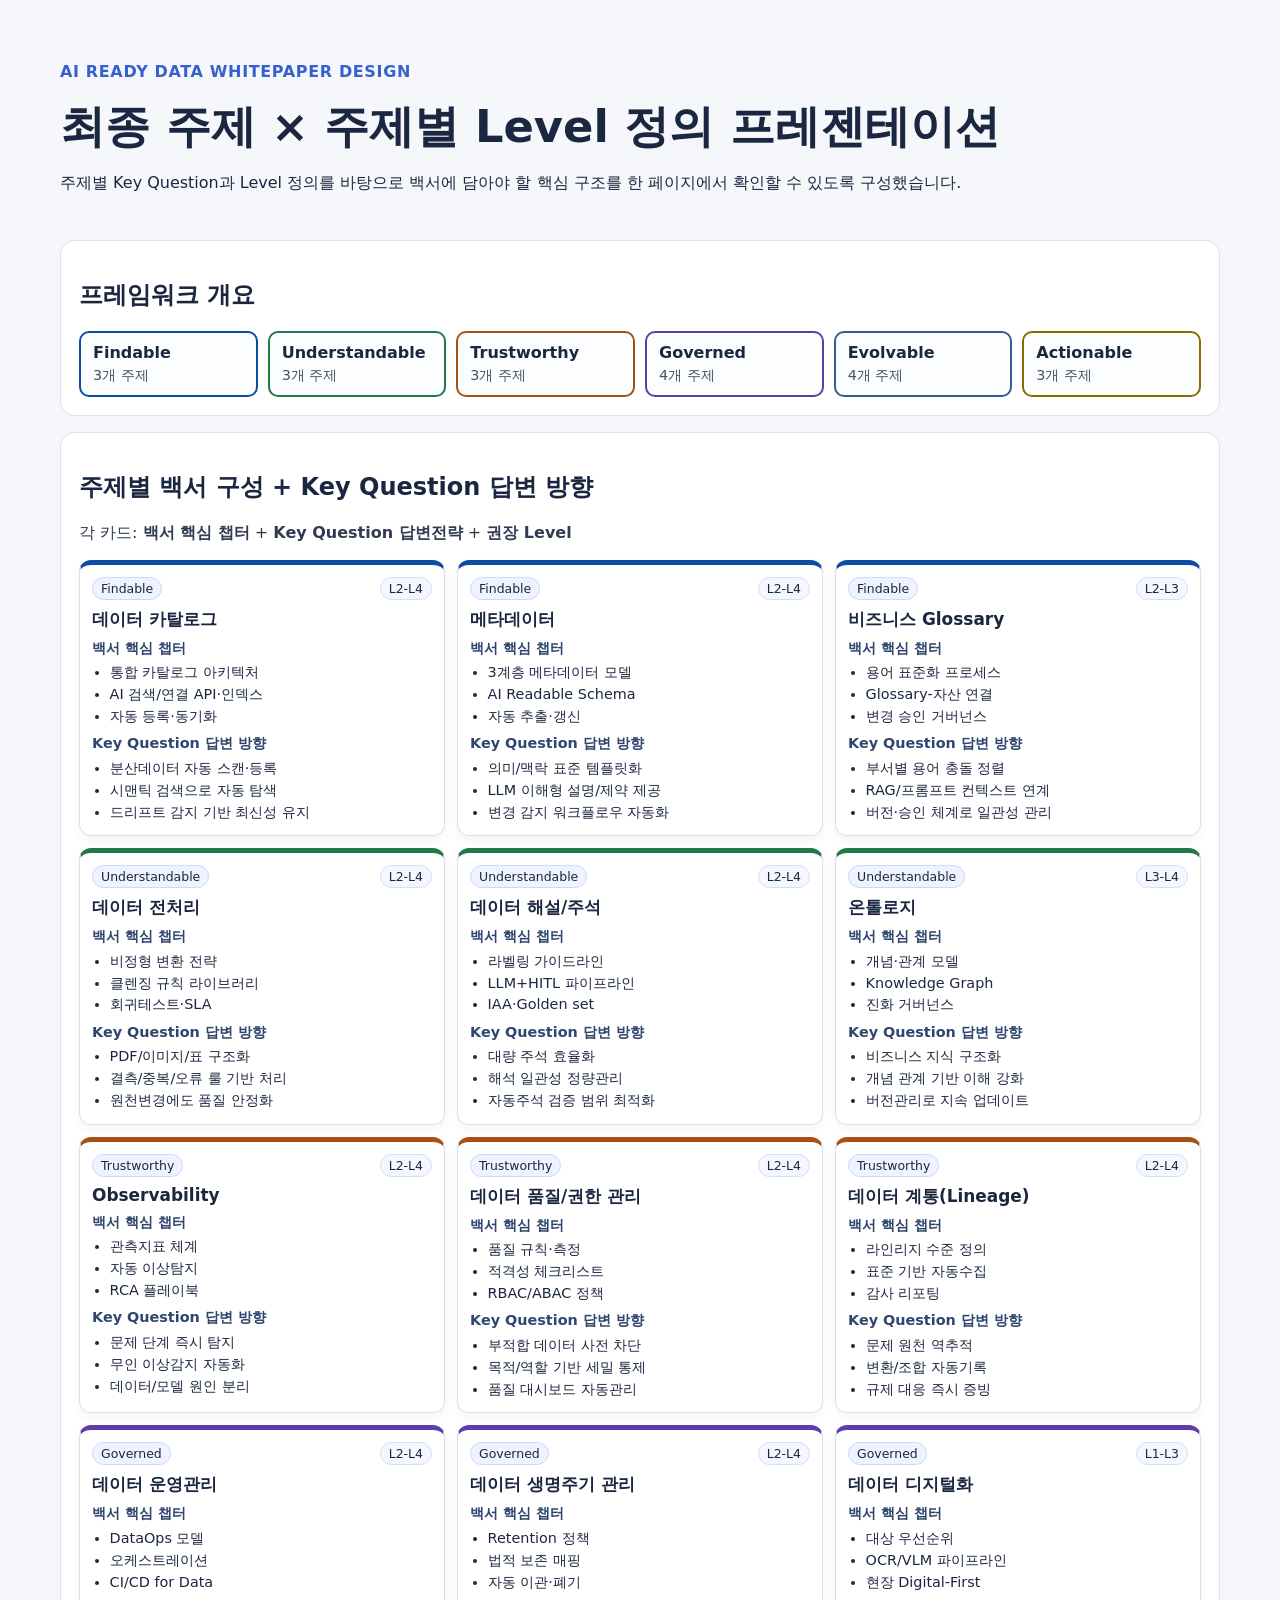
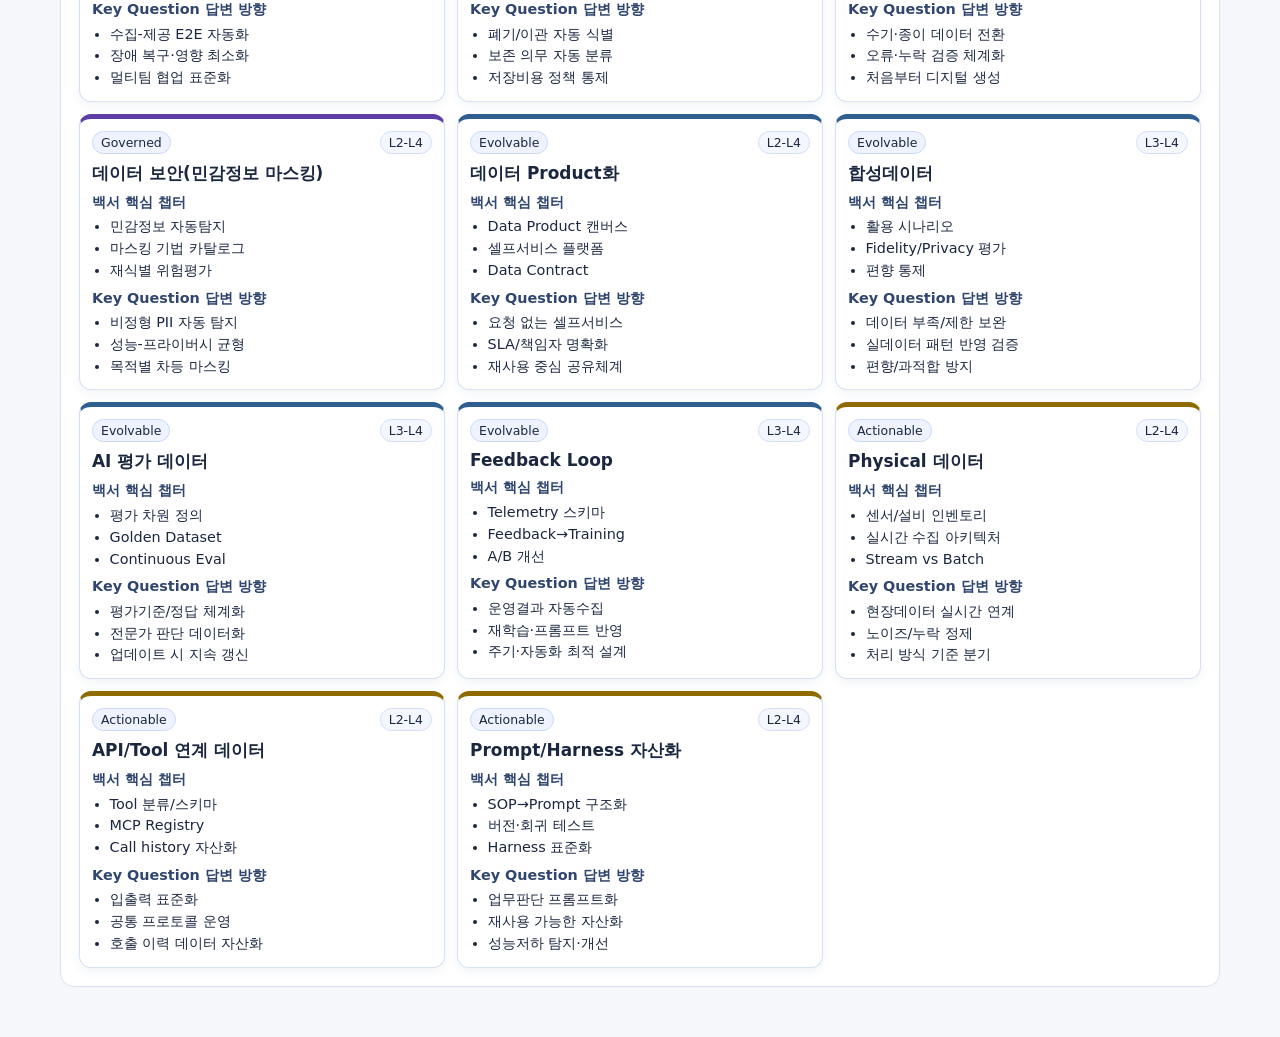
<file: 01. AI Ready Data Module/presentation/index.html>
<!doctype html>
<html lang="ko">
<head>
  <meta charset="UTF-8" />
  <meta name="viewport" content="width=device-width, initial-scale=1.0" />
  <title>AI 데이터 거버넌스 프레임워크 - 주제별 백서/Level 디자인</title>
  <link rel="stylesheet" href="styles.css" />
</head>
<body>
  <header class="hero">
    <p class="eyebrow">AI Ready Data Whitepaper Design</p>
    <h1>최종 주제 × 주제별 Level 정의 프레젠테이션</h1>
    <p>주제별 Key Question과 Level 정의를 바탕으로 백서에 담아야 할 핵심 구조를 한 페이지에서 확인할 수 있도록 구성했습니다.</p>
  </header>

  <main>
    <section class="panel">
      <h2>프레임워크 개요</h2>
      <div class="pillars" id="pillars"></div>
    </section>

    <section class="panel">
      <h2>주제별 백서 구성 + Key Question 답변 방향</h2>
      <p class="hint">각 카드: <strong>백서 핵심 챕터</strong> + <strong>Key Question 답변전략</strong> + <strong>권장 Level</strong></p>
      <div id="topics" class="topics-grid"></div>
    </section>
  </main>

<script>
const data = [
  { pillar:'Findable', topic:'데이터 카탈로그', level:'L2-L4', chapters:['통합 카탈로그 아키텍처','AI 검색/연결 API·인덱스','자동 등록·동기화'], answers:['분산데이터 자동 스캔·등록','시맨틱 검색으로 자동 탐색','드리프트 감지 기반 최신성 유지'] },
  { pillar:'Findable', topic:'메타데이터', level:'L2-L4', chapters:['3계층 메타데이터 모델','AI Readable Schema','자동 추출·갱신'], answers:['의미/맥락 표준 템플릿화','LLM 이해형 설명/제약 제공','변경 감지 워크플로우 자동화'] },
  { pillar:'Findable', topic:'비즈니스 Glossary', level:'L2-L3', chapters:['용어 표준화 프로세스','Glossary-자산 연결','변경 승인 거버넌스'], answers:['부서별 용어 충돌 정렬','RAG/프롬프트 컨텍스트 연계','버전·승인 체계로 일관성 관리'] },
  { pillar:'Understandable', topic:'데이터 전처리', level:'L2-L4', chapters:['비정형 변환 전략','클렌징 규칙 라이브러리','회귀테스트·SLA'], answers:['PDF/이미지/표 구조화','결측/중복/오류 룰 기반 처리','원천변경에도 품질 안정화'] },
  { pillar:'Understandable', topic:'데이터 해설/주석', level:'L2-L4', chapters:['라벨링 가이드라인','LLM+HITL 파이프라인','IAA·Golden set'], answers:['대량 주석 효율화','해석 일관성 정량관리','자동주석 검증 범위 최적화'] },
  { pillar:'Understandable', topic:'온톨로지', level:'L3-L4', chapters:['개념·관계 모델','Knowledge Graph','진화 거버넌스'], answers:['비즈니스 지식 구조화','개념 관계 기반 이해 강화','버전관리로 지속 업데이트'] },
  { pillar:'Trustworthy', topic:'Observability', level:'L2-L4', chapters:['관측지표 체계','자동 이상탐지','RCA 플레이북'], answers:['문제 단계 즉시 탐지','무인 이상감지 자동화','데이터/모델 원인 분리'] },
  { pillar:'Trustworthy', topic:'데이터 품질/권한 관리', level:'L2-L4', chapters:['품질 규칙·측정','적격성 체크리스트','RBAC/ABAC 정책'], answers:['부적합 데이터 사전 차단','목적/역할 기반 세밀 통제','품질 대시보드 자동관리'] },
  { pillar:'Trustworthy', topic:'데이터 계통(Lineage)', level:'L2-L4', chapters:['라인리지 수준 정의','표준 기반 자동수집','감사 리포팅'], answers:['문제 원천 역추적','변환/조합 자동기록','규제 대응 즉시 증빙'] },
  { pillar:'Governed', topic:'데이터 운영관리', level:'L2-L4', chapters:['DataOps 모델','오케스트레이션','CI/CD for Data'], answers:['수집-제공 E2E 자동화','장애 복구·영향 최소화','멀티팀 협업 표준화'] },
  { pillar:'Governed', topic:'데이터 생명주기 관리', level:'L2-L4', chapters:['Retention 정책','법적 보존 매핑','자동 이관·폐기'], answers:['폐기/이관 자동 식별','보존 의무 자동 분류','저장비용 정책 통제'] },
  { pillar:'Governed', topic:'데이터 디지털화', level:'L1-L3', chapters:['대상 우선순위','OCR/VLM 파이프라인','현장 Digital-First'], answers:['수기·종이 데이터 전환','오류·누락 검증 체계화','처음부터 디지털 생성'] },
  { pillar:'Governed', topic:'데이터 보안(민감정보 마스킹)', level:'L2-L4', chapters:['민감정보 자동탐지','마스킹 기법 카탈로그','재식별 위험평가'], answers:['비정형 PII 자동 탐지','성능-프라이버시 균형','목적별 차등 마스킹'] },
  { pillar:'Evolvable', topic:'데이터 Product화', level:'L2-L4', chapters:['Data Product 캔버스','셀프서비스 플랫폼','Data Contract'], answers:['요청 없는 셀프서비스','SLA/책임자 명확화','재사용 중심 공유체계'] },
  { pillar:'Evolvable', topic:'합성데이터', level:'L3-L4', chapters:['활용 시나리오','Fidelity/Privacy 평가','편향 통제'], answers:['데이터 부족/제한 보완','실데이터 패턴 반영 검증','편향/과적합 방지'] },
  { pillar:'Evolvable', topic:'AI 평가 데이터', level:'L3-L4', chapters:['평가 차원 정의','Golden Dataset','Continuous Eval'], answers:['평가기준/정답 체계화','전문가 판단 데이터화','업데이트 시 지속 갱신'] },
  { pillar:'Evolvable', topic:'Feedback Loop', level:'L3-L4', chapters:['Telemetry 스키마','Feedback→Training','A/B 개선'], answers:['운영결과 자동수집','재학습·프롬프트 반영','주기·자동화 최적 설계'] },
  { pillar:'Actionable', topic:'Physical 데이터', level:'L2-L4', chapters:['센서/설비 인벤토리','실시간 수집 아키텍처','Stream vs Batch'], answers:['현장데이터 실시간 연계','노이즈/누락 정제','처리 방식 기준 분기'] },
  { pillar:'Actionable', topic:'API/Tool 연계 데이터', level:'L2-L4', chapters:['Tool 분류/스키마','MCP Registry','Call history 자산화'], answers:['입출력 표준화','공통 프로토콜 운영','호출 이력 데이터 자산화'] },
  { pillar:'Actionable', topic:'Prompt/Harness 자산화', level:'L2-L4', chapters:['SOP→Prompt 구조화','버전·회귀 테스트','Harness 표준화'], answers:['업무판단 프롬프트화','재사용 가능한 자산화','성능저하 탐지·개선'] }
];

const palette = {Findable:'#0c4da2',Understandable:'#1f7a46',Trustworthy:'#a45113',Governed:'#5d3da6',Evolvable:'#2f5f8f',Actionable:'#8f6a00'};

const pillars = [...new Set(data.map(d => d.pillar))];
const pillarWrap = document.getElementById('pillars');
pillars.forEach(p => {
  const el = document.createElement('div');
  el.className = 'pillar';
  el.style.borderColor = palette[p];
  el.innerHTML = `<strong>${p}</strong><span>${data.filter(d=>d.pillar===p).length}개 주제</span>`;
  pillarWrap.appendChild(el);
});

const topics = document.getElementById('topics');
data.forEach(d => {
  const card = document.createElement('article');
  card.className = 'topic-card';
  card.style.borderTop = `5px solid ${palette[d.pillar]}`;
  card.innerHTML = `
    <div class="meta"><span class="tag">${d.pillar}</span><span class="level">${d.level}</span></div>
    <h3>${d.topic}</h3>
    <h4>백서 핵심 챕터</h4>
    <ul>${d.chapters.map(v=>`<li>${v}</li>`).join('')}</ul>
    <h4>Key Question 답변 방향</h4>
    <ul>${d.answers.map(v=>`<li>${v}</li>`).join('')}</ul>
  `;
  topics.appendChild(card);
});
</script>
</body>
</html>
</file>
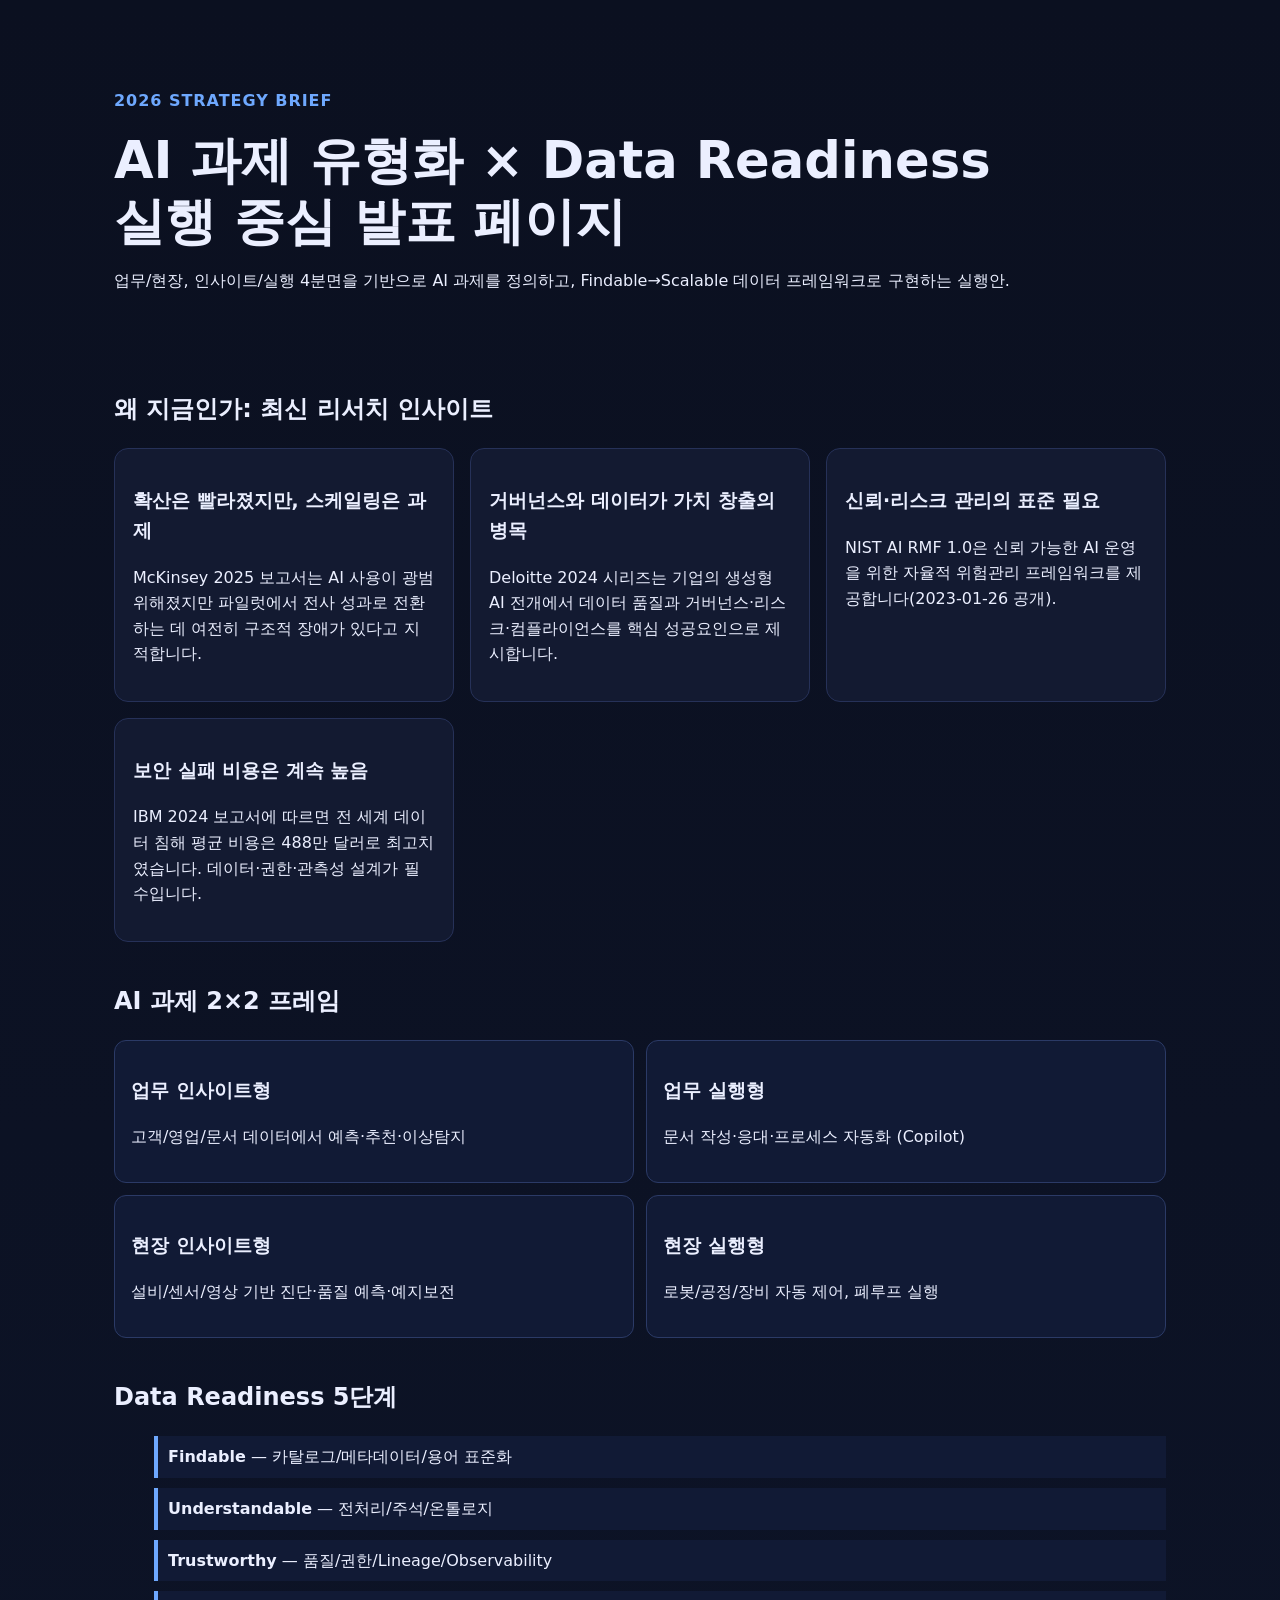
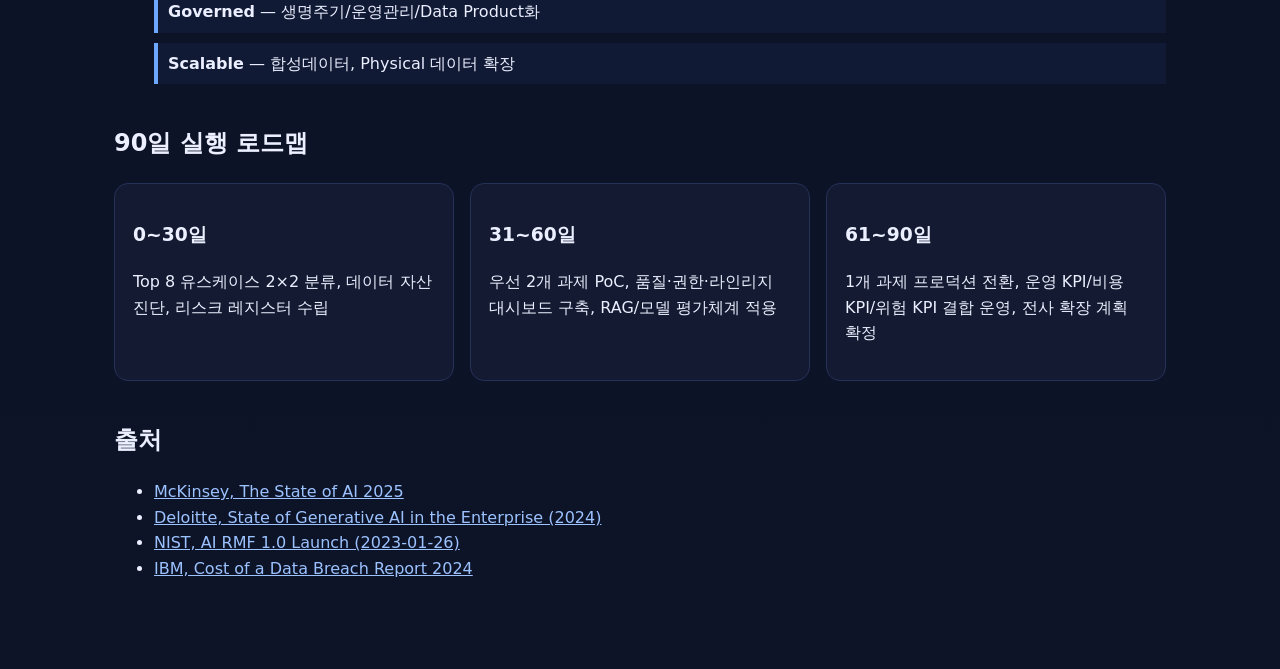
<file: AI Ready Data Module/presentation/index.html>
<!doctype html>
<html lang="ko">
<head>
  <meta charset="UTF-8" />
  <meta name="viewport" content="width=device-width, initial-scale=1.0" />
  <title>AI Ready Data 전략 발표</title>
  <link rel="stylesheet" href="styles.css" />
</head>
<body>
  <header class="hero">
    <p class="eyebrow">2026 Strategy Brief</p>
    <h1>AI 과제 유형화 × Data Readiness<br/>실행 중심 발표 페이지</h1>
    <p>업무/현장, 인사이트/실행 4분면을 기반으로 AI 과제를 정의하고, Findable→Scalable 데이터 프레임워크로 구현하는 실행안.</p>
  </header>

  <main>
    <section>
      <h2>왜 지금인가: 최신 리서치 인사이트</h2>
      <div class="grid two">
        <article class="card"><h3>확산은 빨라졌지만, 스케일링은 과제</h3><p>McKinsey 2025 보고서는 AI 사용이 광범위해졌지만 파일럿에서 전사 성과로 전환하는 데 여전히 구조적 장애가 있다고 지적합니다.</p></article>
        <article class="card"><h3>거버넌스와 데이터가 가치 창출의 병목</h3><p>Deloitte 2024 시리즈는 기업의 생성형 AI 전개에서 데이터 품질과 거버넌스·리스크·컴플라이언스를 핵심 성공요인으로 제시합니다.</p></article>
        <article class="card"><h3>신뢰·리스크 관리의 표준 필요</h3><p>NIST AI RMF 1.0은 신뢰 가능한 AI 운영을 위한 자율적 위험관리 프레임워크를 제공합니다(2023-01-26 공개).</p></article>
        <article class="card"><h3>보안 실패 비용은 계속 높음</h3><p>IBM 2024 보고서에 따르면 전 세계 데이터 침해 평균 비용은 488만 달러로 최고치였습니다. 데이터·권한·관측성 설계가 필수입니다.</p></article>
      </div>
    </section>

    <section>
      <h2>AI 과제 2×2 프레임</h2>
      <div class="matrix">
        <div class="cell"><h3>업무 인사이트형</h3><p>고객/영업/문서 데이터에서 예측·추천·이상탐지</p></div>
        <div class="cell"><h3>업무 실행형</h3><p>문서 작성·응대·프로세스 자동화 (Copilot)</p></div>
        <div class="cell"><h3>현장 인사이트형</h3><p>설비/센서/영상 기반 진단·품질 예측·예지보전</p></div>
        <div class="cell"><h3>현장 실행형</h3><p>로봇/공정/장비 자동 제어, 폐루프 실행</p></div>
      </div>
    </section>

    <section>
      <h2>Data Readiness 5단계</h2>
      <ol class="timeline">
        <li><strong>Findable</strong> — 카탈로그/메타데이터/용어 표준화</li>
        <li><strong>Understandable</strong> — 전처리/주석/온톨로지</li>
        <li><strong>Trustworthy</strong> — 품질/권한/Lineage/Observability</li>
        <li><strong>Governed</strong> — 생명주기/운영관리/Data Product화</li>
        <li><strong>Scalable</strong> — 합성데이터, Physical 데이터 확장</li>
      </ol>
    </section>

    <section>
      <h2>90일 실행 로드맵</h2>
      <div class="grid three">
        <article class="card"><h3>0~30일</h3><p>Top 8 유스케이스 2×2 분류, 데이터 자산 진단, 리스크 레지스터 수립</p></article>
        <article class="card"><h3>31~60일</h3><p>우선 2개 과제 PoC, 품질·권한·라인리지 대시보드 구축, RAG/모델 평가체계 적용</p></article>
        <article class="card"><h3>61~90일</h3><p>1개 과제 프로덕션 전환, 운영 KPI/비용 KPI/위험 KPI 결합 운영, 전사 확장 계획 확정</p></article>
      </div>
    </section>

    <section>
      <h2>출처</h2>
      <ul>
        <li><a href="https://www.mckinsey.com/capabilities/quantumblack/our-insights/the-state-of-ai/" target="_blank">McKinsey, The State of AI 2025</a></li>
        <li><a href="https://www2.deloitte.com/us/en/pages/consulting/articles/state-of-generative-ai-in-enterprise.html" target="_blank">Deloitte, State of Generative AI in the Enterprise (2024)</a></li>
        <li><a href="https://www.nist.gov/news-events/events/2023/01/nist-ai-risk-management-framework-ai-rmf-10-launch" target="_blank">NIST, AI RMF 1.0 Launch (2023-01-26)</a></li>
        <li><a href="https://www.ibm.com/think/insights/whats-new-2024-cost-of-a-data-breach-report" target="_blank">IBM, Cost of a Data Breach Report 2024</a></li>
      </ul>
    </section>
  </main>
</body>
</html>
</file>
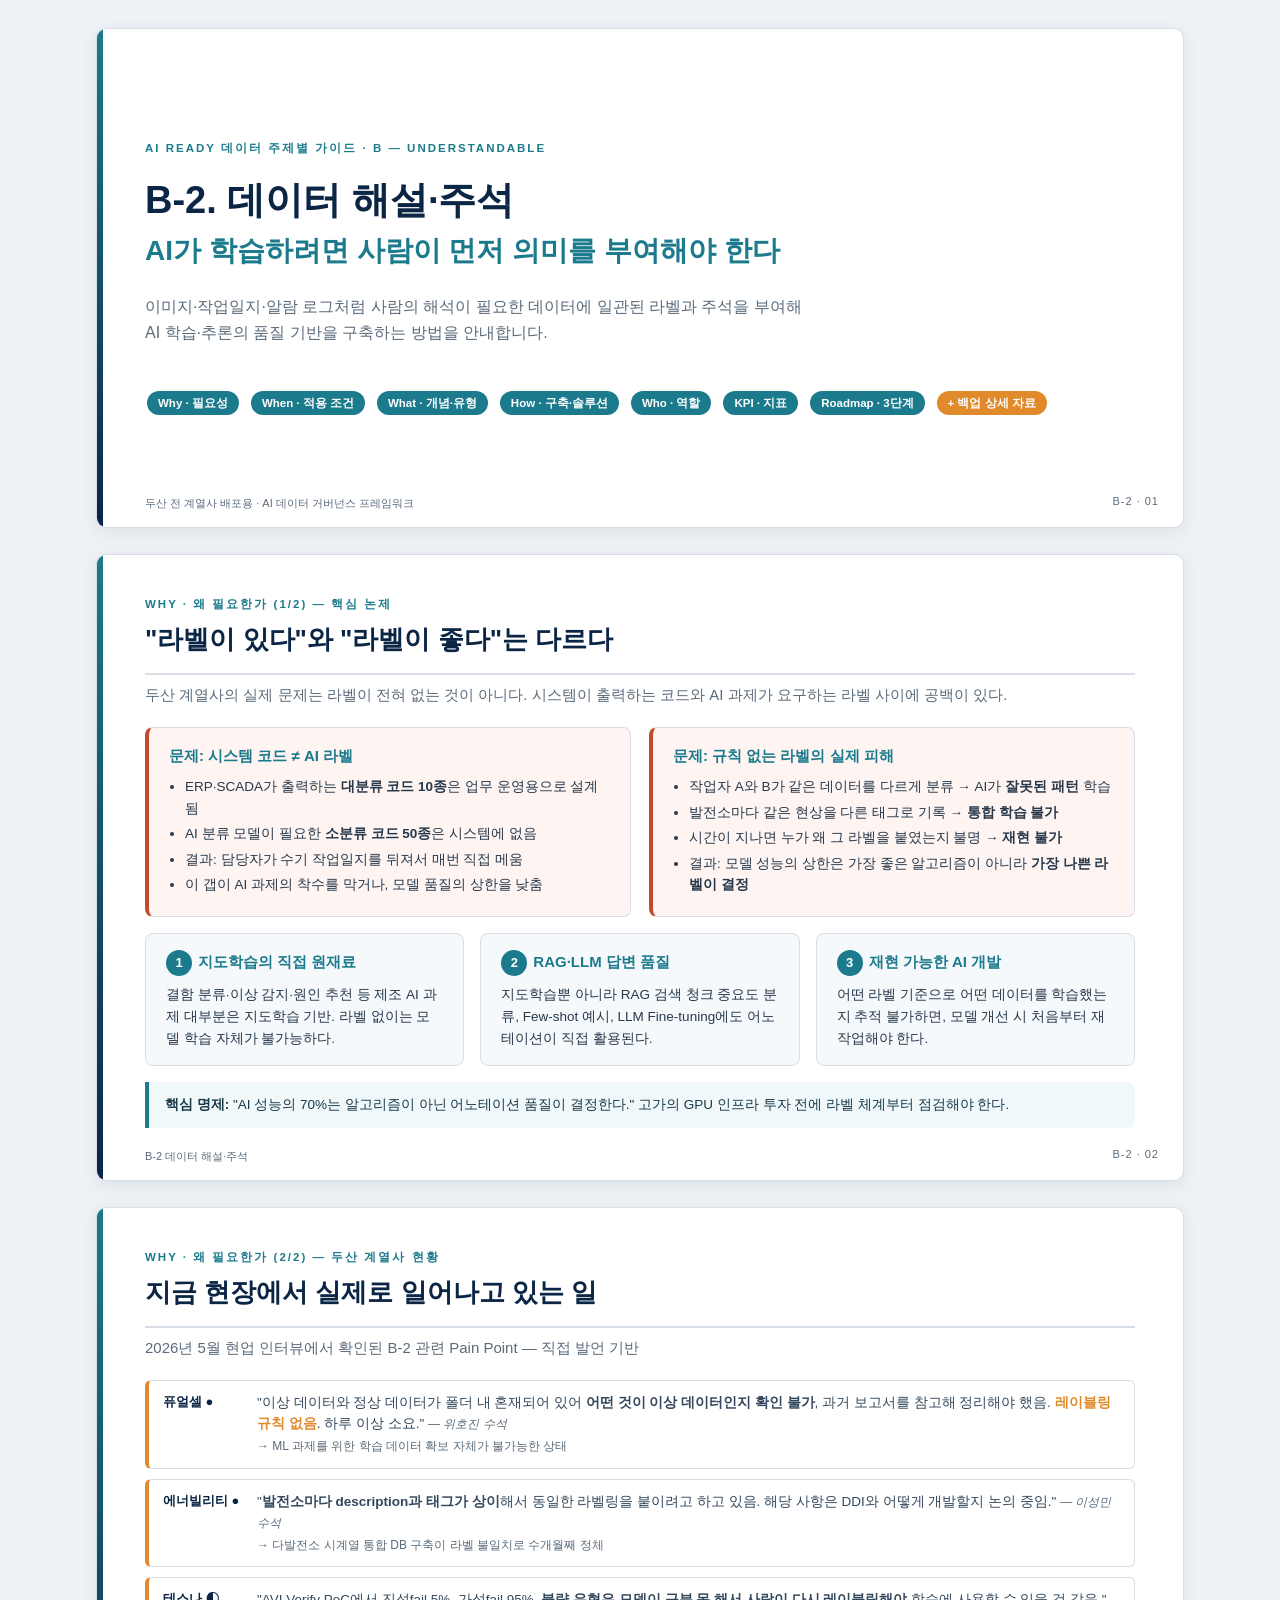
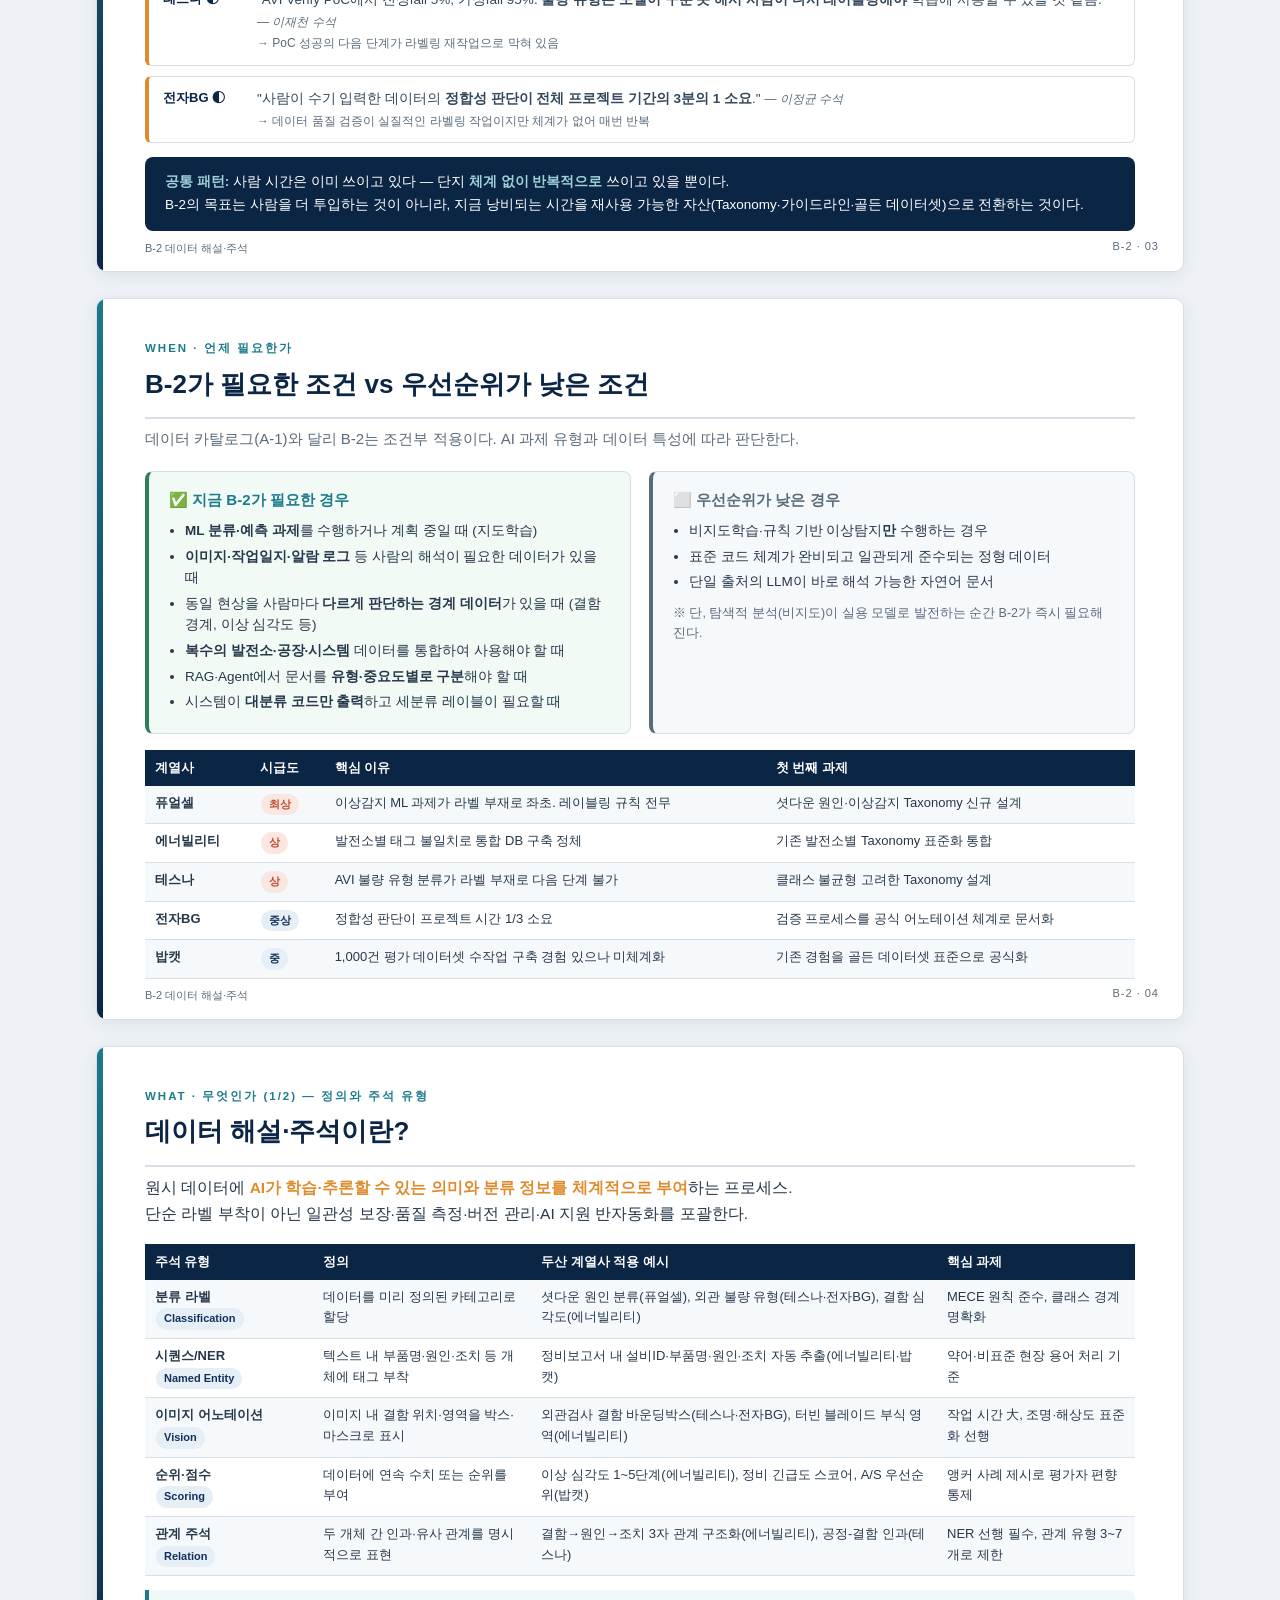
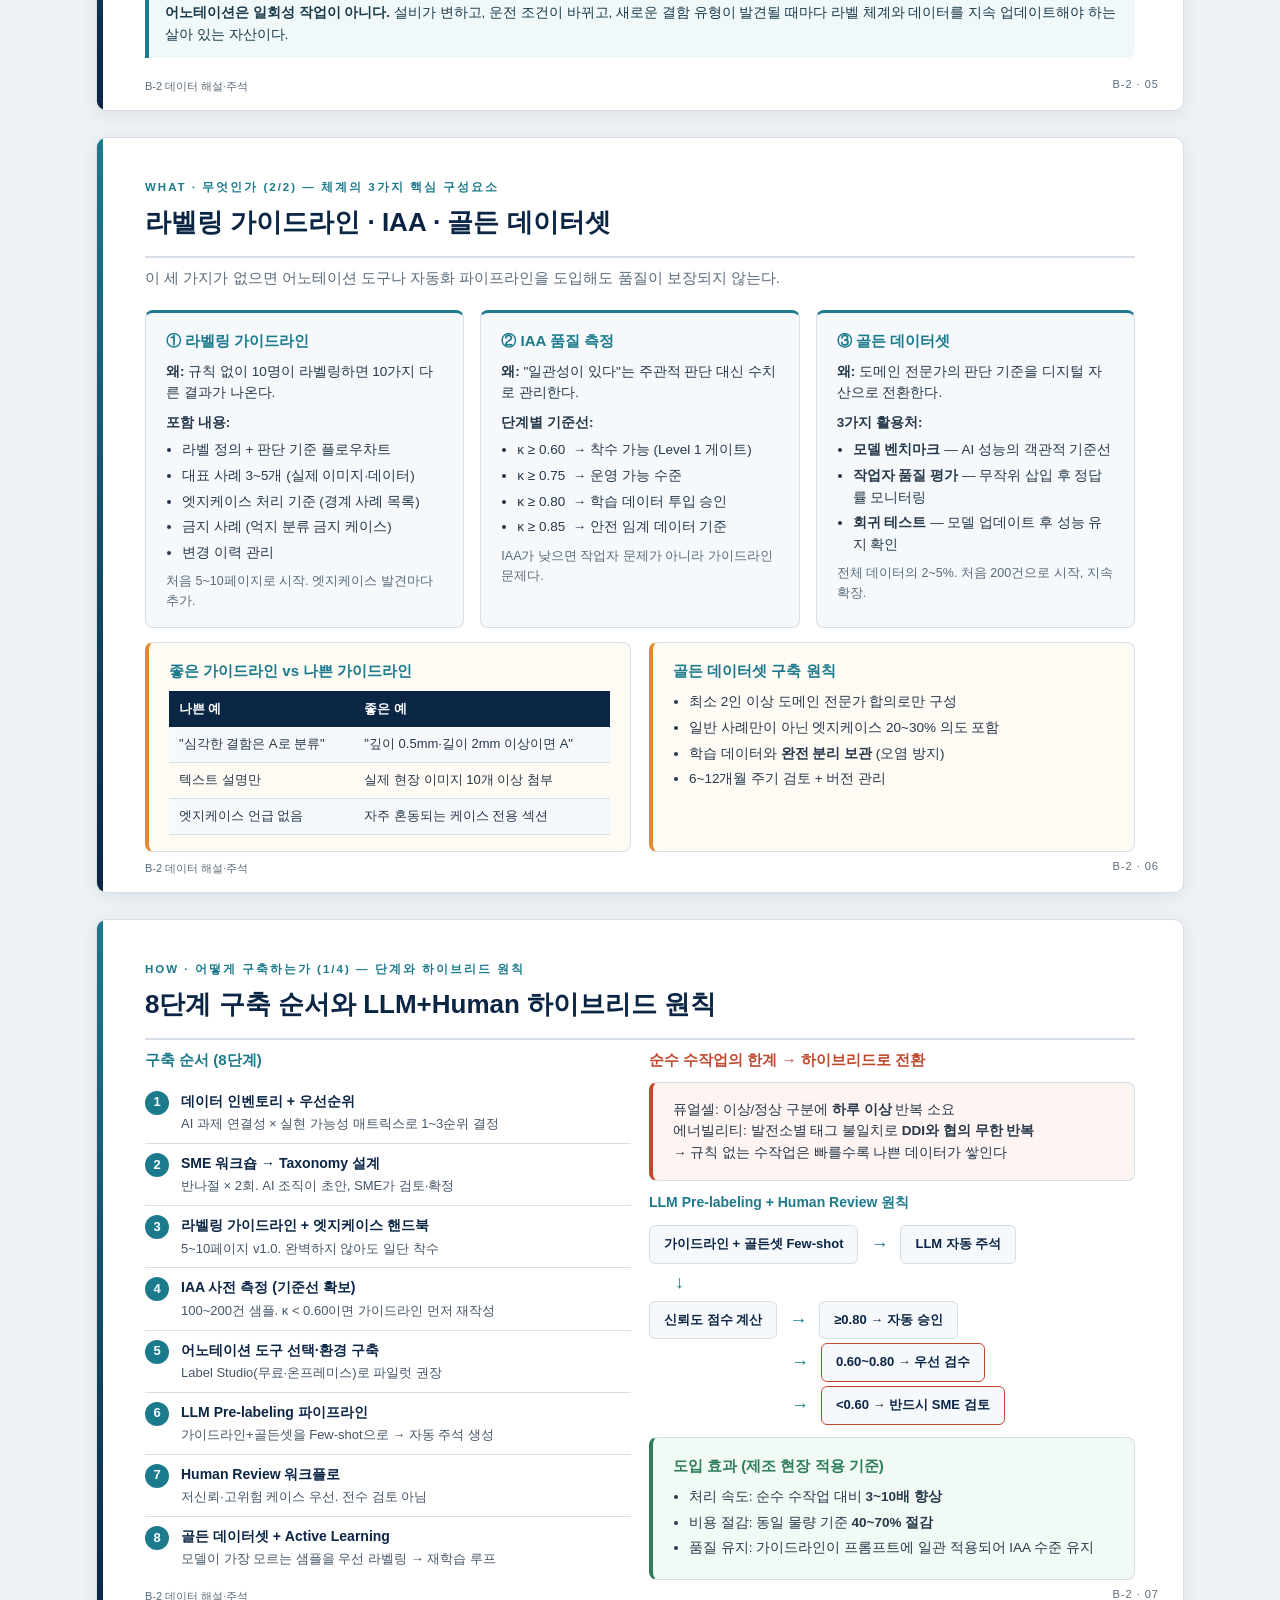
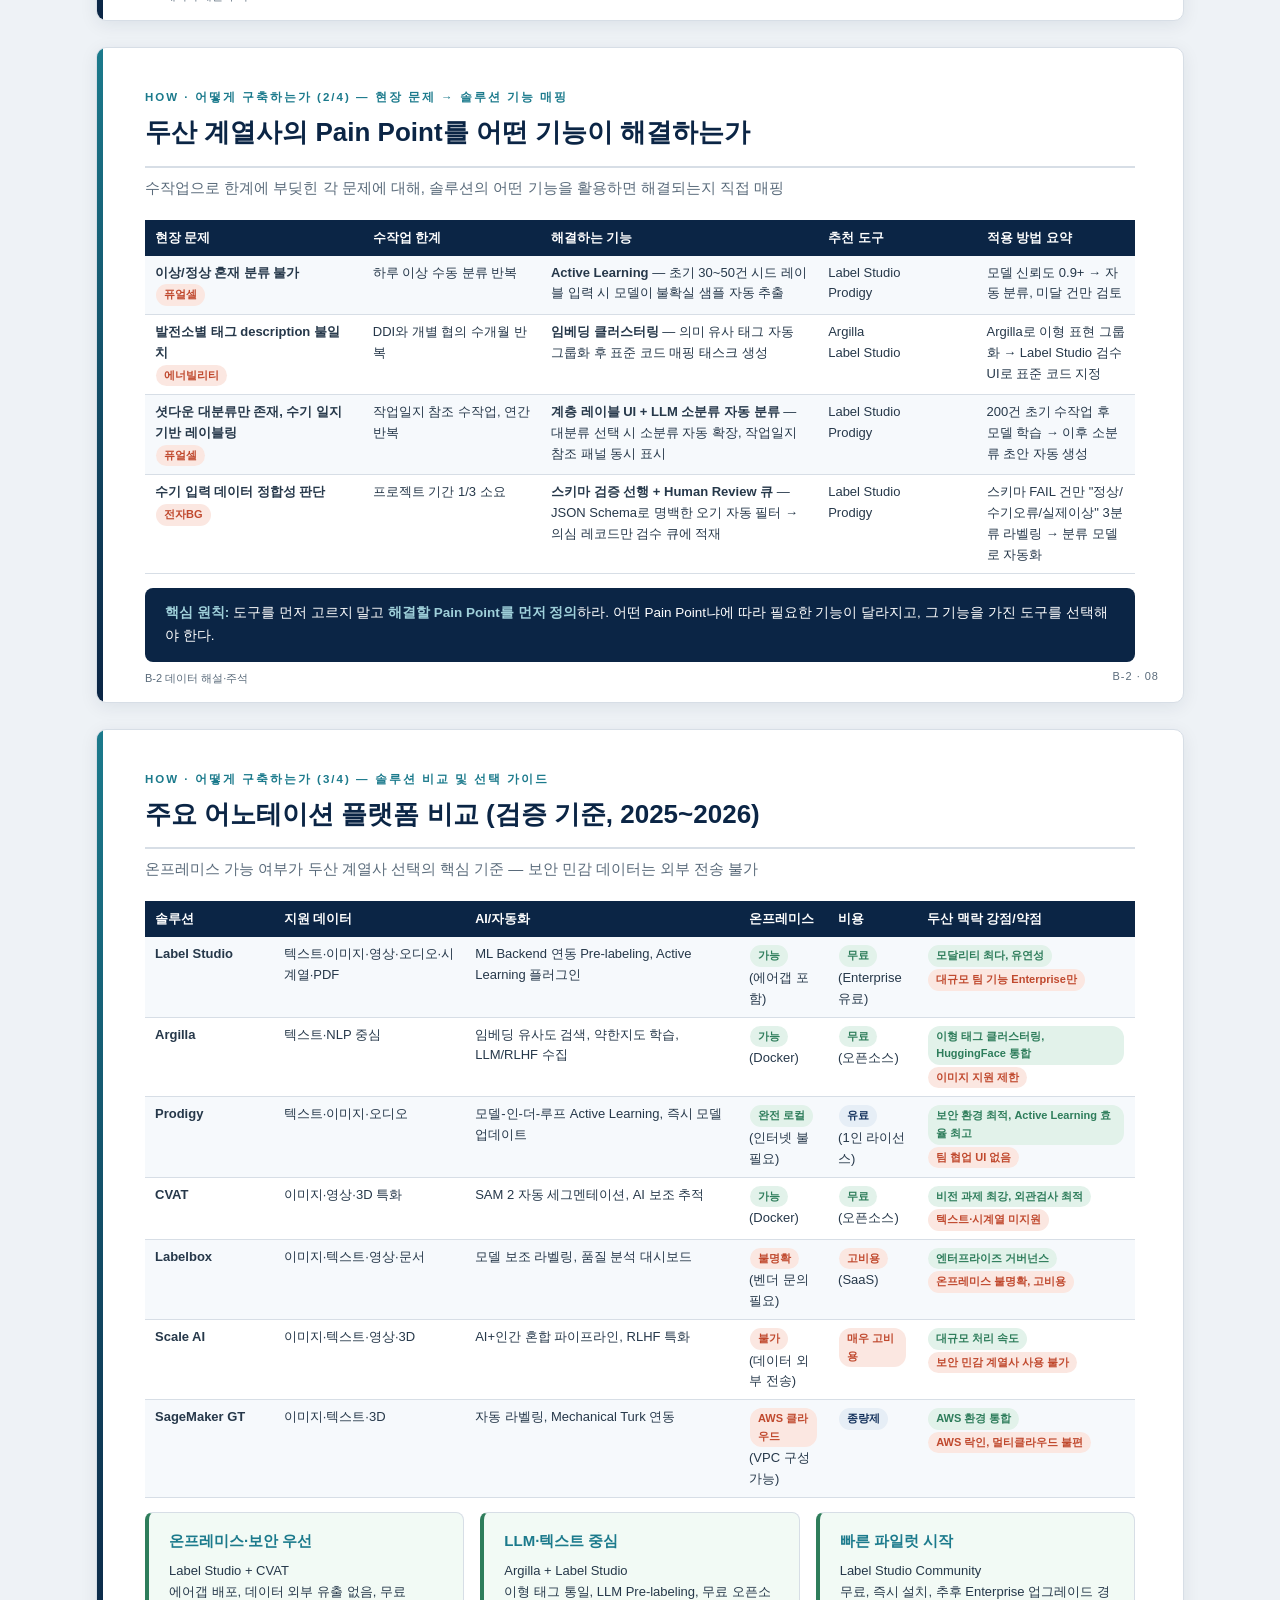
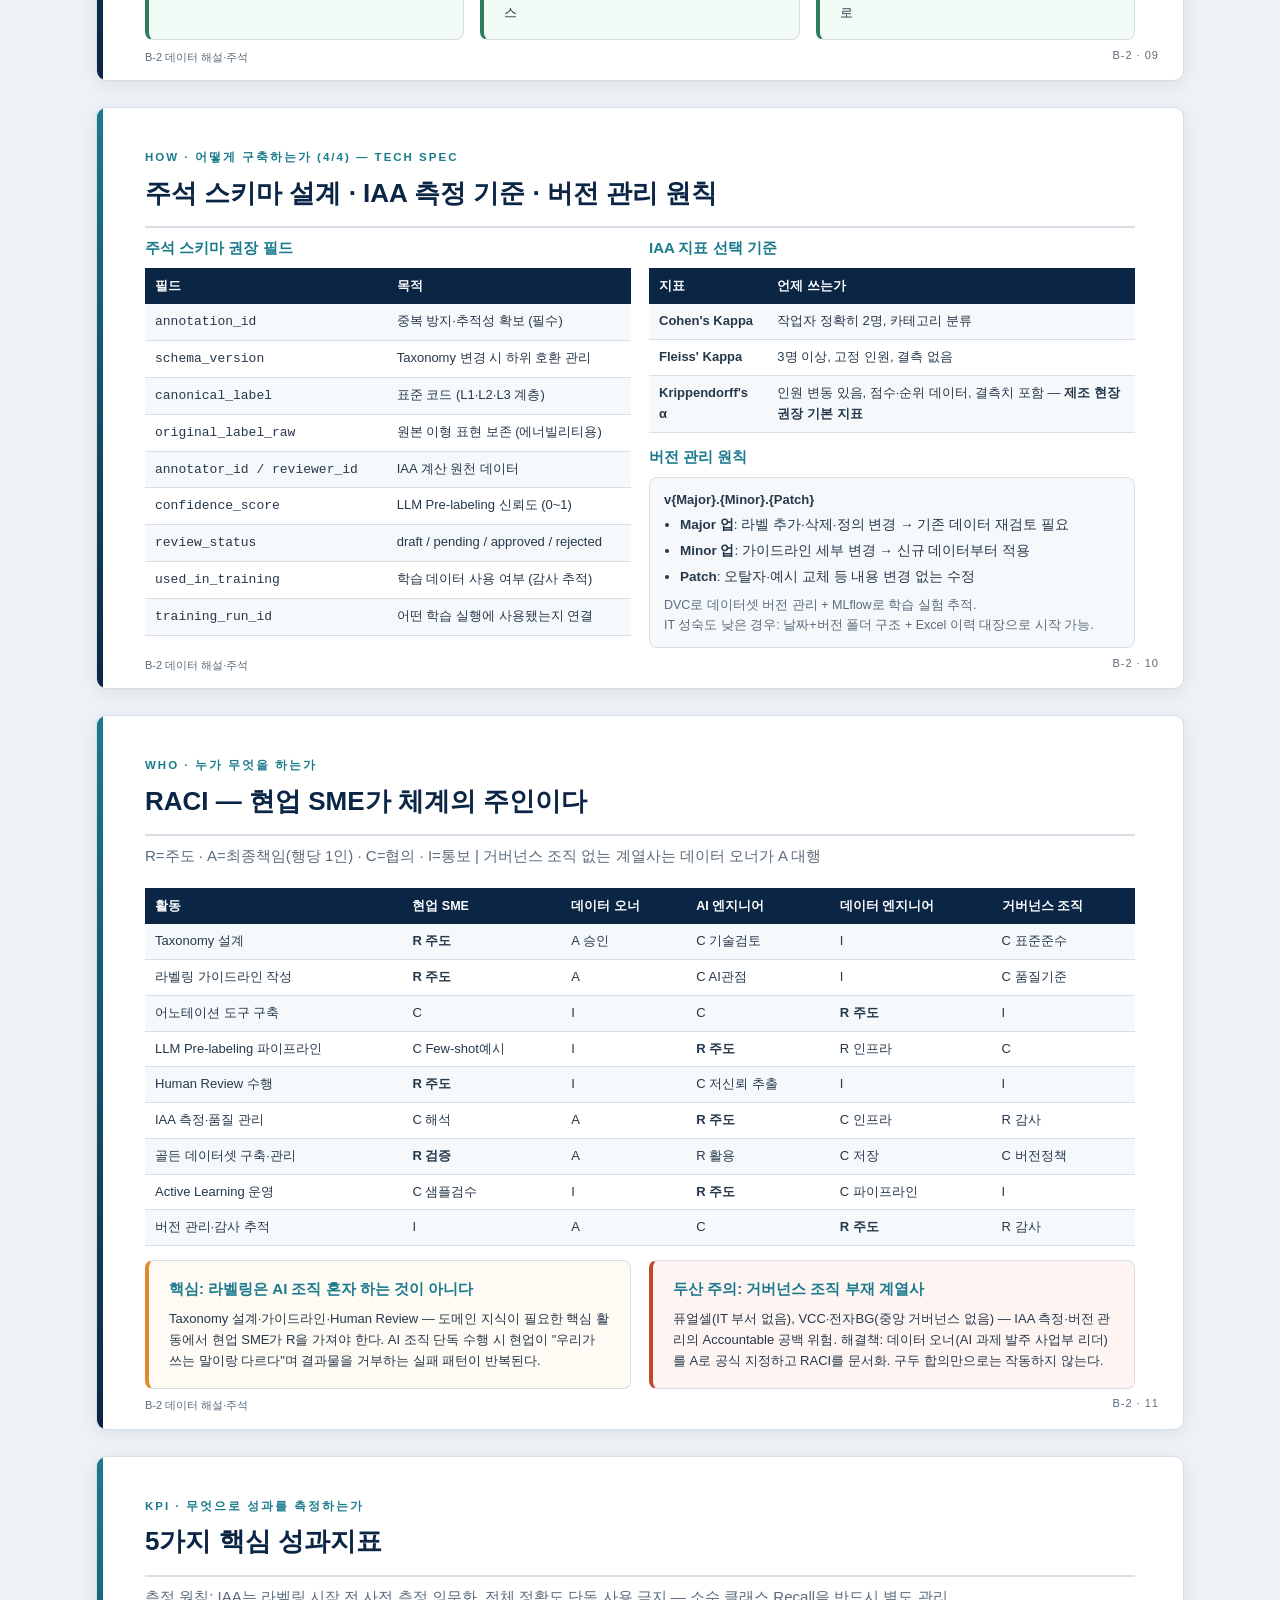
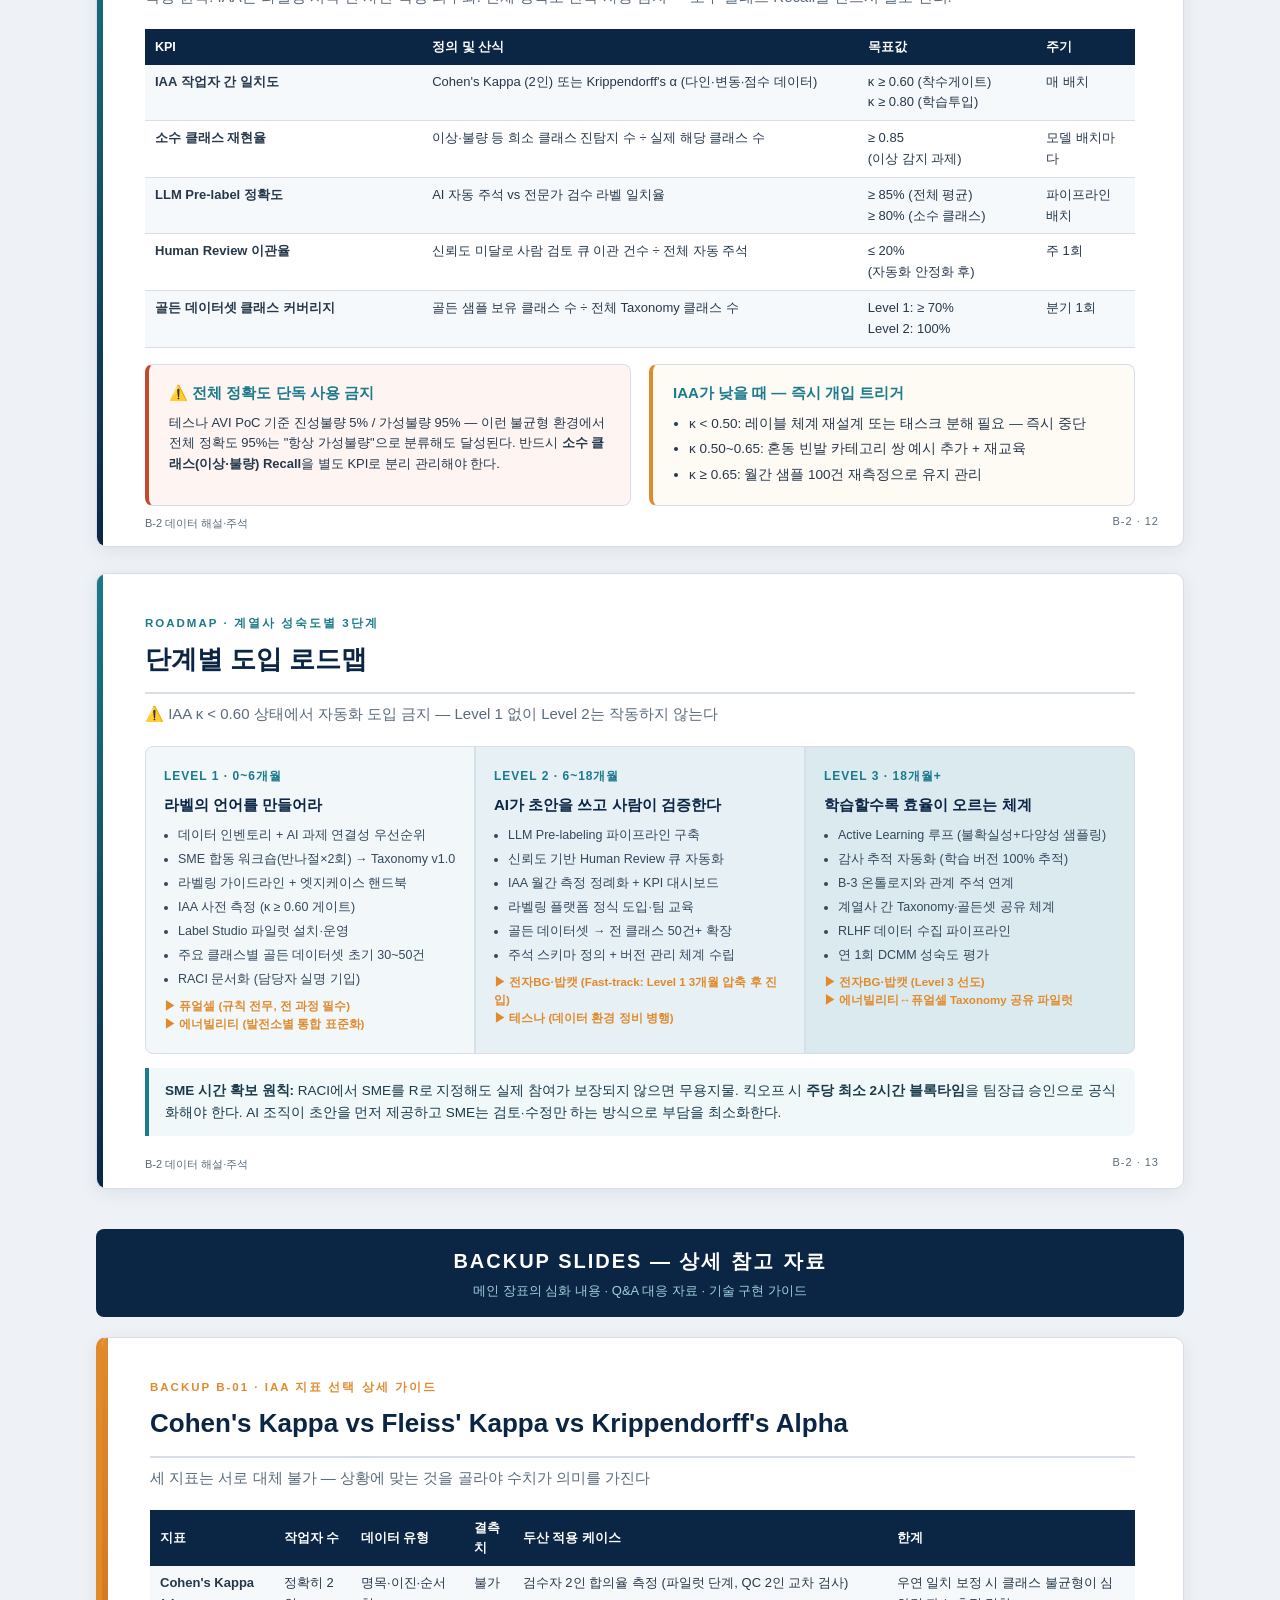
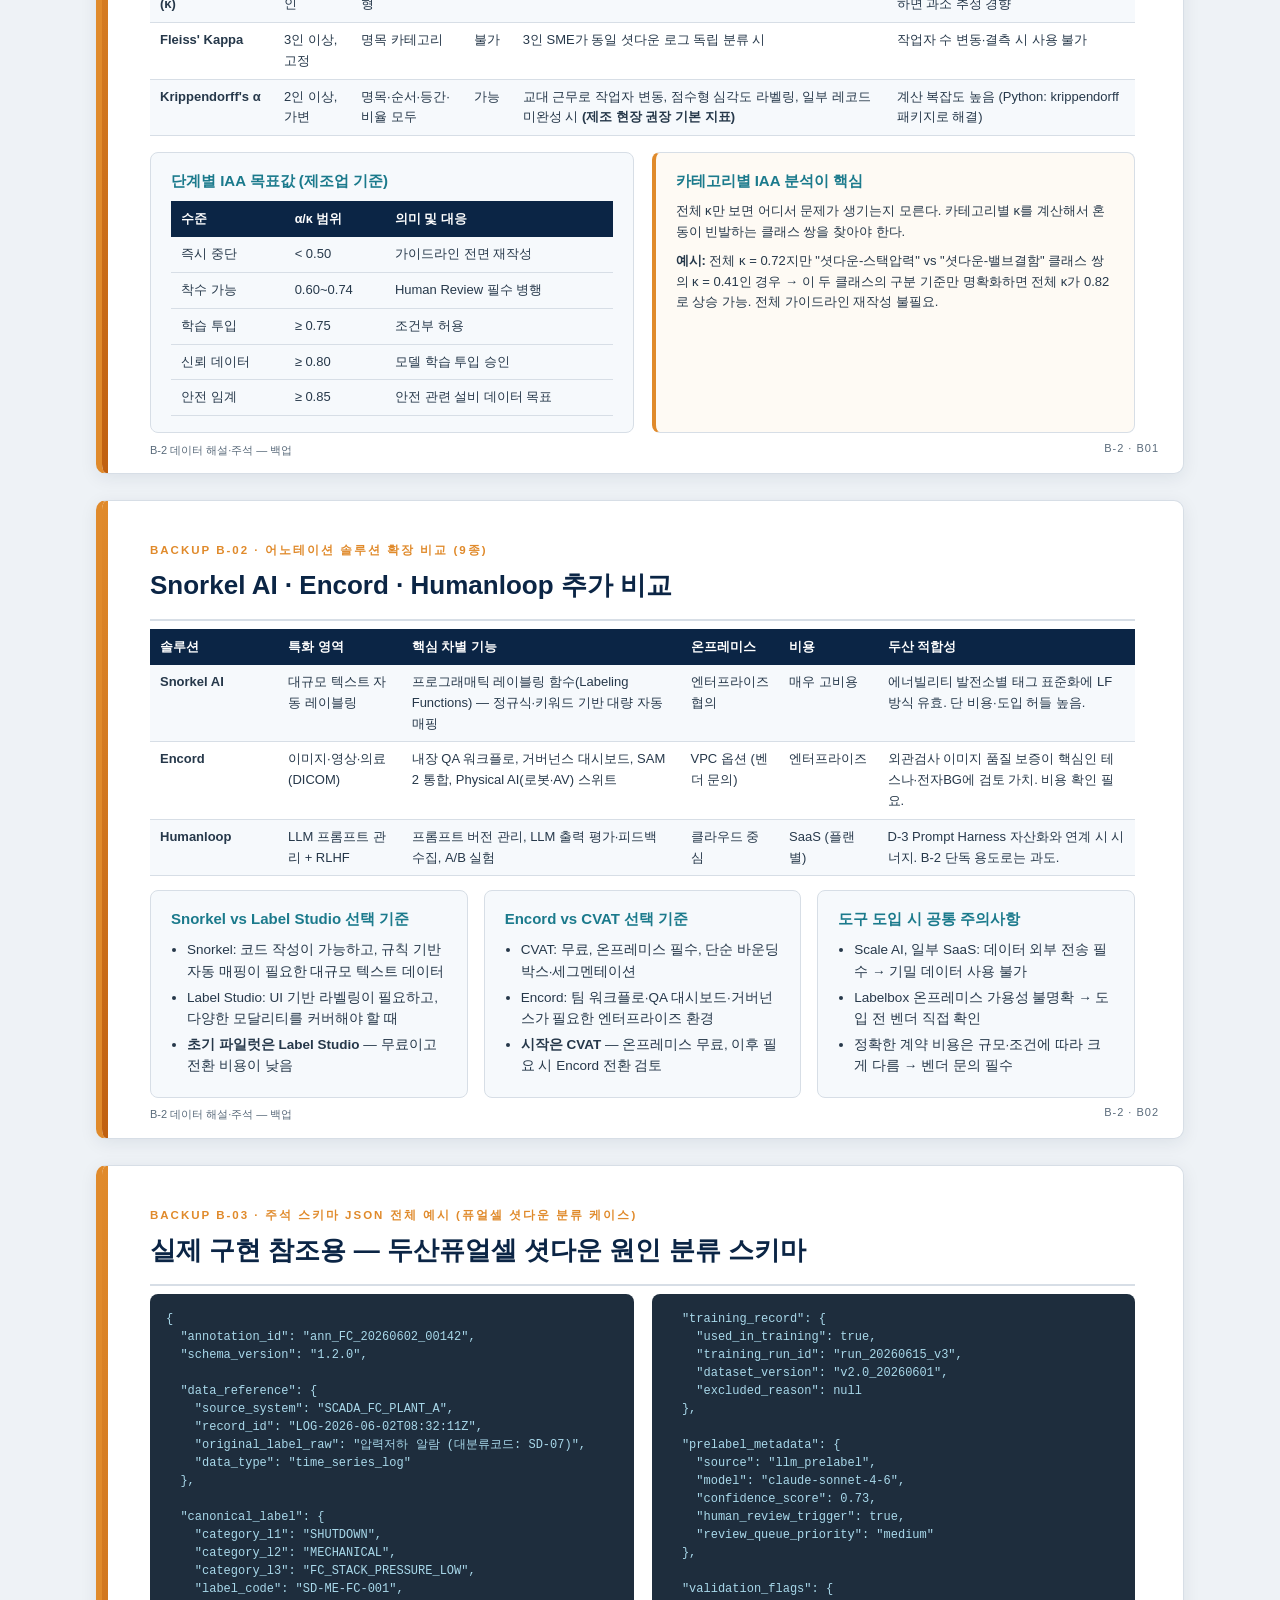
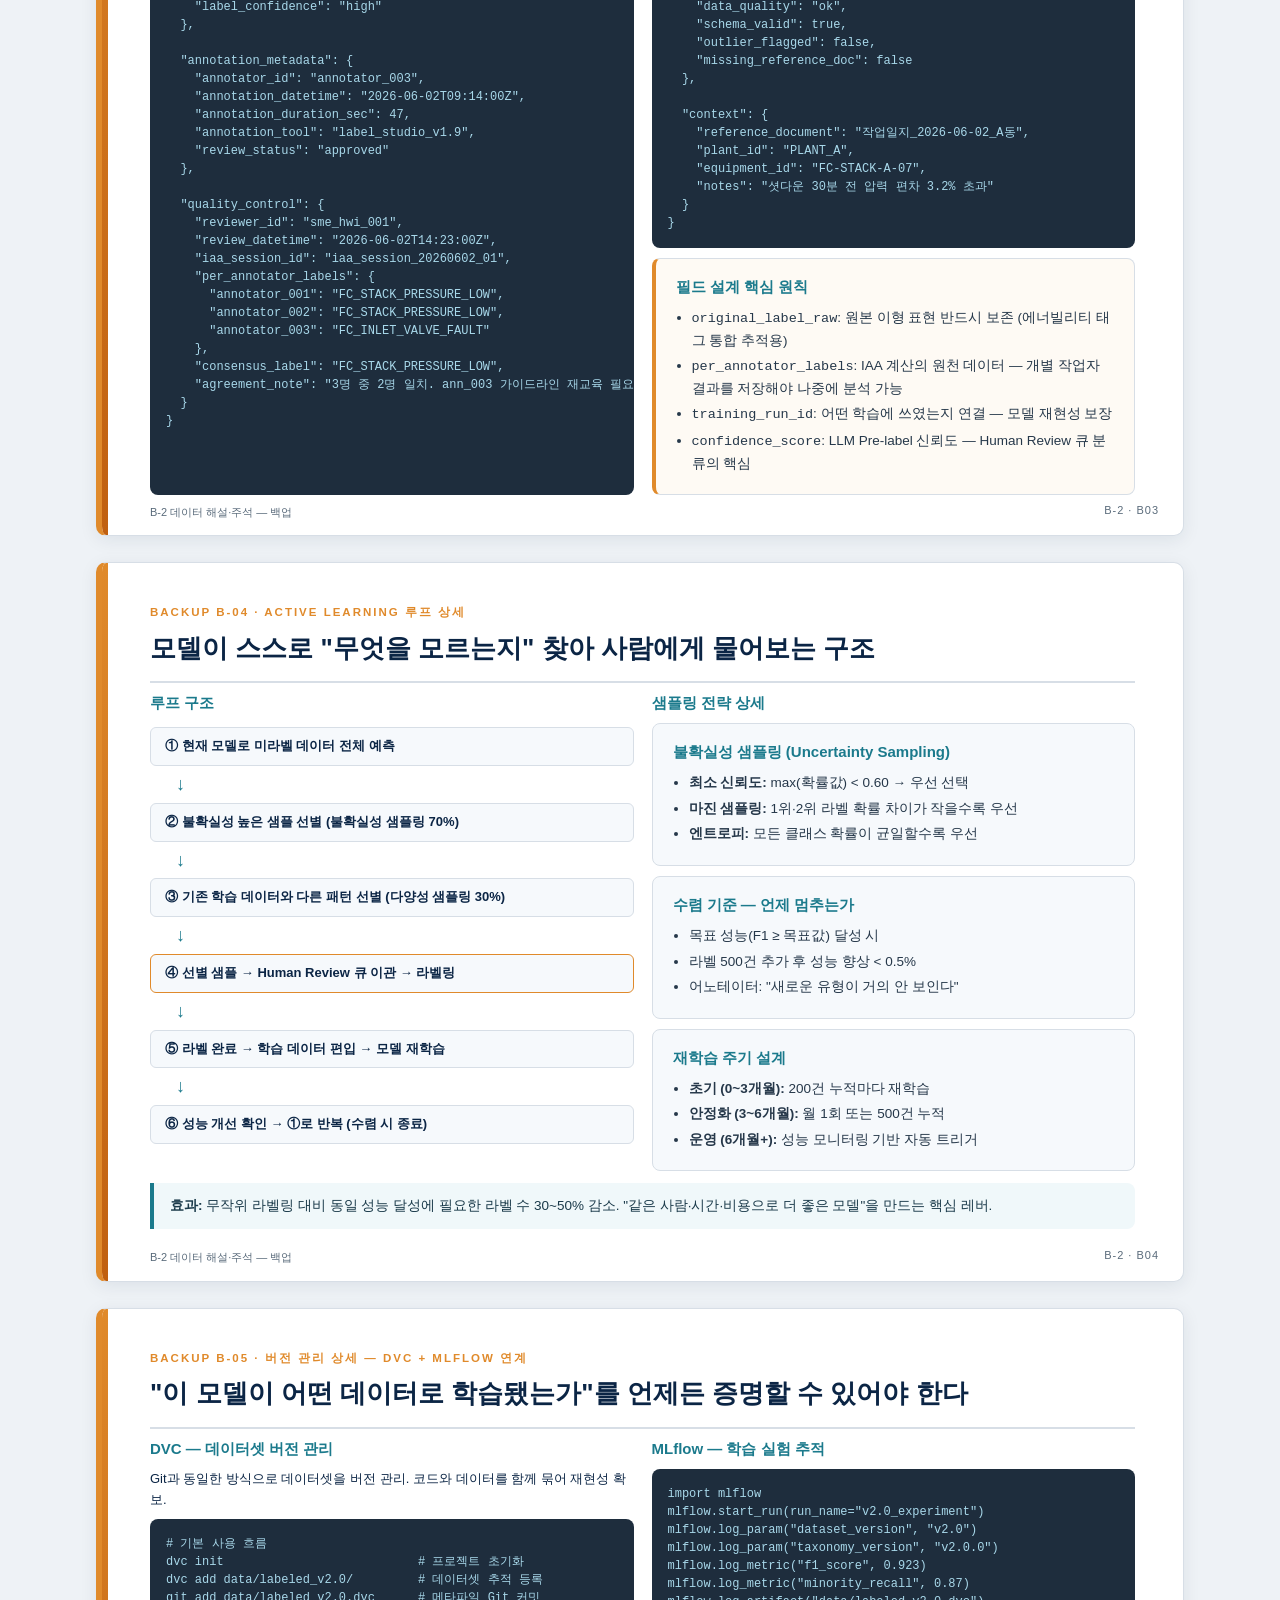
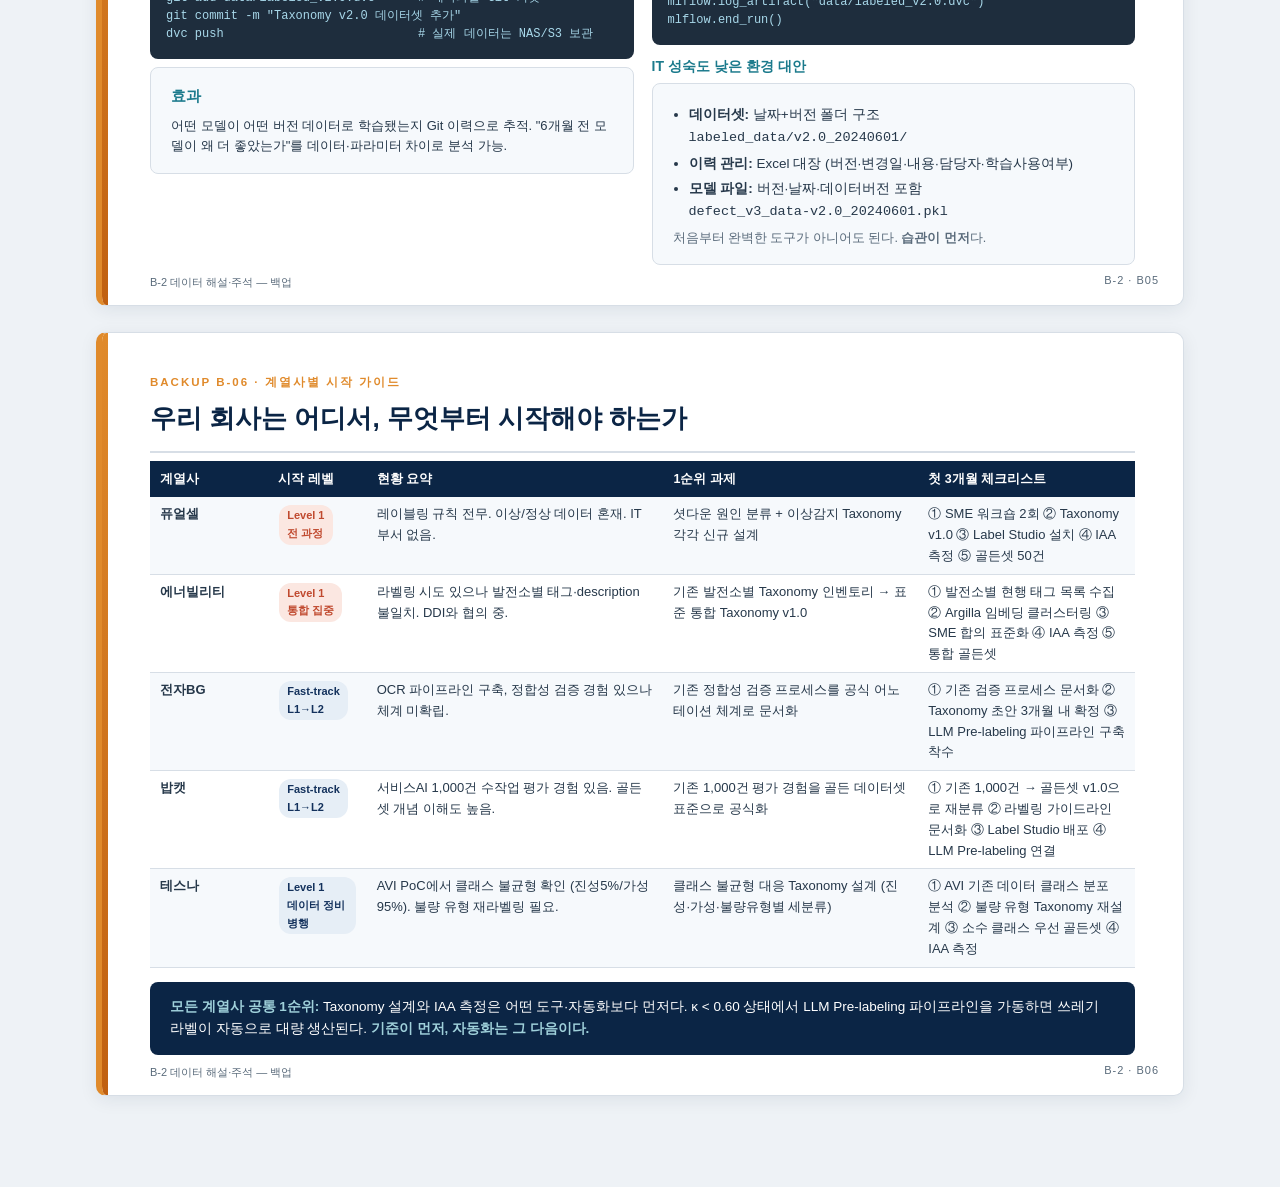
<file: 01. AI Ready Data Module/B-2 작성초안.html>
<!DOCTYPE html>
<html lang="ko">
<head>
<meta charset="UTF-8">
<meta name="viewport" content="width=device-width, initial-scale=1.0">
<title>B-2 데이터 해설·주석 — AI Ready 데이터 가이드</title>
<style>
  :root{
    --navy:#0B2545; --navy2:#13315C; --teal:#1B7A8C; --teal-l:#2BA3B8;
    --accent:#E08A2B; --gray:#5A6B7B; --line:#D7DEE6; --bg:#EEF2F6;
    --good:#2E7D5B; --warn:#C0492E; --soft:#F6F9FC;
  }
  *{box-sizing:border-box; margin:0; padding:0;}
  body{font-family:"Segoe UI","Malgun Gothic","Apple SD Gothic Neo",sans-serif; background:var(--bg); color:var(--navy); line-height:1.6;}
  .deck{max-width:1120px; margin:0 auto; padding:28px 16px;}
  .slide{background:#fff; border:1px solid var(--line); border-radius:10px; box-shadow:0 4px 18px rgba(11,37,69,.08);
    padding:40px 48px; margin-bottom:26px; min-height:560px; position:relative; overflow:hidden;}
  .slide::before{content:""; position:absolute; top:0; left:0; width:6px; height:100%; background:linear-gradient(var(--teal),var(--navy));}
  .slide.backup{border-left:6px solid var(--accent); border-radius:10px;}
  .slide.backup::before{background:linear-gradient(var(--accent),#c06010);}
  .backup-divider{text-align:center; margin:40px 0 20px; padding:16px; background:var(--navy); border-radius:8px; color:#fff;}
  .backup-divider h2{font-size:20px; letter-spacing:2px; font-weight:600;}
  .backup-divider p{font-size:13px; color:#9FD0DA; margin-top:4px;}
  .kicker{font-size:11.5px; letter-spacing:2px; color:var(--teal); font-weight:700; text-transform:uppercase; margin-bottom:6px;}
  .kicker.backup-kicker{color:var(--accent);}
  h1.title{font-size:38px; line-height:1.25; margin:14px 0 10px;}
  h2.stitle{font-size:26px; color:var(--navy); margin-bottom:8px; padding-bottom:12px; border-bottom:2px solid var(--line);}
  .sub{color:var(--gray); font-size:15px; margin:4px 0 20px;}
  .lead{font-size:15.5px; color:#26384a; margin-bottom:16px; line-height:1.7;}
  .pagetag{position:absolute; bottom:16px; right:24px; font-size:11px; color:var(--gray); letter-spacing:1px;}
  .footer{position:absolute; bottom:14px; left:48px; font-size:11px; color:var(--gray);}
  .grid2{display:grid; grid-template-columns:1fr 1fr; gap:18px;}
  .grid3{display:grid; grid-template-columns:1fr 1fr 1fr; gap:16px;}
  .grid4{display:grid; grid-template-columns:1fr 1fr 1fr 1fr; gap:14px;}
  .card{background:var(--soft); border:1px solid var(--line); border-radius:8px; padding:16px 20px;}
  .card h3{font-size:15px; color:var(--teal); margin-bottom:8px; font-weight:700;}
  .card p,.card li{font-size:13.5px; color:#26384a; line-height:1.6;}
  .card ul{margin-left:16px;}
  .card li{margin:4px 0;}
  .card.accent{border-left:4px solid var(--accent); background:#FEFAF4;}
  .card.warn{border-left:4px solid var(--warn); background:#FEF5F3;}
  .card.good{border-left:4px solid var(--good); background:#F2FAF5;}
  .num{display:inline-flex; width:26px; height:26px; border-radius:50%; background:var(--teal); color:#fff;
    align-items:center; justify-content:center; font-size:13px; font-weight:700; margin-right:6px; flex-shrink:0;}
  .num.accent{background:var(--accent);}
  table{width:100%; border-collapse:collapse; font-size:13px; margin-top:8px;}
  th{background:var(--navy); color:#fff; padding:8px 10px; text-align:left; font-weight:600; font-size:12.5px;}
  td{padding:7px 10px; border-bottom:1px solid var(--line); vertical-align:top; color:#26384a; font-size:13px;}
  tr:nth-child(even) td{background:var(--soft);}
  .tag{display:inline-block; font-size:11px; padding:2px 8px; border-radius:12px; font-weight:600; margin:1px;}
  .t-good{background:#E2F2EA; color:var(--good);}
  .t-warn{background:#FBE7E1; color:var(--warn);}
  .t-neu{background:#E6EEF6; color:var(--navy2);}
  .t-acc{background:#FEF3E2; color:#9B5C10;}
  .pp{display:flex; gap:12px; align-items:flex-start; padding:11px 14px; background:#fff; border:1px solid var(--line);
    border-left:4px solid var(--accent); border-radius:6px; margin-bottom:10px;}
  .pp .co{font-weight:700; color:var(--navy); min-width:82px; font-size:13px; flex-shrink:0;}
  .pp .tx{font-size:13.5px; color:#33485c; line-height:1.6;}
  .quote{font-style:italic; color:var(--gray); font-size:12px;}
  .hl{color:var(--accent); font-weight:700;}
  .pill{display:inline-block; font-size:11.5px; background:var(--teal); color:#fff; padding:3px 11px; border-radius:12px; font-weight:600; margin:2px;}
  .pill.acc{background:var(--accent);}
  .road{display:grid; grid-template-columns:1fr 1fr 1fr; gap:0; margin-top:14px;}
  .road .step{padding:20px 18px; border:1px solid var(--line); position:relative;}
  .road .step:nth-child(1){background:#F2F7FA; border-radius:8px 0 0 8px;}
  .road .step:nth-child(2){background:#E7F0F4;}
  .road .step:nth-child(3){background:#DBEAEF; border-radius:0 8px 8px 0;}
  .road .lv{font-size:12px; font-weight:700; color:var(--teal); letter-spacing:1px; text-transform:uppercase;}
  .road h4{font-size:15px; margin:6px 0 8px; font-weight:700;}
  .road li{font-size:12.5px; margin:4px 0 4px 14px; color:#33485c;}
  .road .target{font-size:11.5px; color:var(--accent); font-weight:600; margin-top:8px;}
  .flow{display:flex; align-items:center; gap:0; margin:12px 0; flex-wrap:wrap;}
  .flow-box{background:var(--soft); border:1px solid var(--line); border-radius:6px; padding:8px 14px; font-size:13px; color:var(--navy); font-weight:600; white-space:nowrap;}
  .flow-arrow{font-size:18px; color:var(--teal); padding:0 6px; flex-shrink:0;}
  .highlight-box{background:var(--navy); color:#fff; border-radius:8px; padding:14px 20px; font-size:13.5px; margin-top:14px; line-height:1.7;}
  .highlight-box b{color:#9FD0DA;}
  .insight{background:#F0F8FA; border-left:4px solid var(--teal); border-radius:0 8px 8px 0; padding:12px 16px; font-size:13.5px; color:#1a3a4a; margin:12px 0;}
  pre{background:#1e2d3d; color:#a8d8ea; padding:16px; border-radius:8px; font-size:12px; overflow-x:auto; line-height:1.5;}
  code{font-family:"Consolas","Monaco","Courier New",monospace;}
  .step-row{display:flex; align-items:flex-start; gap:12px; padding:8px 0; border-bottom:1px solid var(--line);}
  .step-row:last-child{border-bottom:none;}
  .step-num{font-size:13px; font-weight:700; color:#fff; background:var(--teal); border-radius:50%; width:24px; height:24px;
    display:inline-flex; align-items:center; justify-content:center; flex-shrink:0; margin-top:1px;}
  .step-content{flex:1;}
  .step-title{font-size:14px; font-weight:700; color:var(--navy);}
  .step-desc{font-size:13px; color:#445566; margin-top:2px;}
</style>
</head>
<body>
<div class="deck">

<!-- ========== 슬라이드 01: 표지 ========== -->
<section class="slide" style="display:flex;flex-direction:column;justify-content:center;min-height:500px;">
  <div class="kicker">AI Ready 데이터 주제별 가이드 · B — Understandable</div>
  <h1 class="title">B-2. 데이터 해설·주석<br><span style="font-size:28px;color:var(--teal);">AI가 학습하려면 사람이 먼저 의미를 부여해야 한다</span></h1>
  <p class="sub" style="font-size:16px;max-width:760px;margin-top:12px;">이미지·작업일지·알람 로그처럼 사람의 해석이 필요한 데이터에 일관된 라벨과 주석을 부여해<br>AI 학습·추론의 품질 기반을 구축하는 방법을 안내합니다.</p>
  <div style="margin-top:24px;display:flex;gap:8px;flex-wrap:wrap;">
    <span class="pill">Why · 필요성</span>
    <span class="pill">When · 적용 조건</span>
    <span class="pill">What · 개념·유형</span>
    <span class="pill">How · 구축·솔루션</span>
    <span class="pill">Who · 역할</span>
    <span class="pill">KPI · 지표</span>
    <span class="pill">Roadmap · 3단계</span>
    <span class="pill acc">+ 백업 상세 자료</span>
  </div>
  <div class="footer">두산 전 계열사 배포용 · AI 데이터 거버넌스 프레임워크</div>
  <div class="pagetag">B-2 · 01</div>
</section>

<!-- ========== 슬라이드 02: Why (일반론) ========== -->
<section class="slide">
  <div class="kicker">Why · 왜 필요한가 (1/2) — 핵심 논제</div>
  <h2 class="stitle">"라벨이 있다"와 "라벨이 좋다"는 다르다</h2>
  <p class="sub">두산 계열사의 실제 문제는 라벨이 전혀 없는 것이 아니다. 시스템이 출력하는 코드와 AI 과제가 요구하는 라벨 사이에 공백이 있다.</p>

  <div class="grid2" style="margin-bottom:16px;">
    <div class="card warn">
      <h3>문제: 시스템 코드 ≠ AI 라벨</h3>
      <ul>
        <li>ERP·SCADA가 출력하는 <b>대분류 코드 10종</b>은 업무 운영용으로 설계됨</li>
        <li>AI 분류 모델이 필요한 <b>소분류 코드 50종</b>은 시스템에 없음</li>
        <li>결과: 담당자가 수기 작업일지를 뒤져서 매번 직접 메움</li>
        <li>이 갭이 AI 과제의 착수를 막거나, 모델 품질의 상한을 낮춤</li>
      </ul>
    </div>
    <div class="card warn">
      <h3>문제: 규칙 없는 라벨의 실제 피해</h3>
      <ul>
        <li>작업자 A와 B가 같은 데이터를 다르게 분류 → AI가 <b>잘못된 패턴</b> 학습</li>
        <li>발전소마다 같은 현상을 다른 태그로 기록 → <b>통합 학습 불가</b></li>
        <li>시간이 지나면 누가 왜 그 라벨을 붙였는지 불명 → <b>재현 불가</b></li>
        <li>결과: 모델 성능의 상한은 가장 좋은 알고리즘이 아니라 <b>가장 나쁜 라벨이 결정</b></li>
      </ul>
    </div>
  </div>

  <div class="grid3">
    <div class="card">
      <h3><span class="num">1</span>지도학습의 직접 원재료</h3>
      <p>결함 분류·이상 감지·원인 추천 등 제조 AI 과제 대부분은 지도학습 기반. 라벨 없이는 모델 학습 자체가 불가능하다.</p>
    </div>
    <div class="card">
      <h3><span class="num">2</span>RAG·LLM 답변 품질</h3>
      <p>지도학습뿐 아니라 RAG 검색 청크 중요도 분류, Few-shot 예시, LLM Fine-tuning에도 어노테이션이 직접 활용된다.</p>
    </div>
    <div class="card">
      <h3><span class="num">3</span>재현 가능한 AI 개발</h3>
      <p>어떤 라벨 기준으로 어떤 데이터를 학습했는지 추적 불가하면, 모델 개선 시 처음부터 재작업해야 한다.</p>
    </div>
  </div>

  <div class="insight" style="margin-top:16px;">
    <b>핵심 명제:</b> "AI 성능의 70%는 알고리즘이 아닌 어노테이션 품질이 결정한다." 고가의 GPU 인프라 투자 전에 라벨 체계부터 점검해야 한다.
  </div>
  <div class="footer">B-2 데이터 해설·주석</div><div class="pagetag">B-2 · 02</div>
</section>

<!-- ========== 슬라이드 03: Why (현장 Pain Point) ========== -->
<section class="slide">
  <div class="kicker">Why · 왜 필요한가 (2/2) — 두산 계열사 현황</div>
  <h2 class="stitle">지금 현장에서 실제로 일어나고 있는 일</h2>
  <p class="sub">2026년 5월 현업 인터뷰에서 확인된 B-2 관련 Pain Point — 직접 발언 기반</p>

  <div class="pp">
    <div class="co">퓨얼셀 ●</div>
    <div class="tx">"이상 데이터와 정상 데이터가 폴더 내 혼재되어 있어 <b>어떤 것이 이상 데이터인지 확인 불가</b>, 과거 보고서를 참고해 정리해야 했음. <span class="hl">레이블링 규칙 없음</span>. 하루 이상 소요." <span class="quote">— 위호진 수석</span><br>
    <span style="font-size:12px;color:var(--gray);">→ ML 과제를 위한 학습 데이터 확보 자체가 불가능한 상태</span></div>
  </div>
  <div class="pp">
    <div class="co">에너빌리티 ●</div>
    <div class="tx">"<b>발전소마다 description과 태그가 상이</b>해서 동일한 라벨링을 붙이려고 하고 있음. 해당 사항은 DDI와 어떻게 개발할지 논의 중임." <span class="quote">— 이성민 수석</span><br>
    <span style="font-size:12px;color:var(--gray);">→ 다발전소 시계열 통합 DB 구축이 라벨 불일치로 수개월째 정체</span></div>
  </div>
  <div class="pp">
    <div class="co">테스나 ◐</div>
    <div class="tx">"AVI Verify PoC에서 진성fail 5%, 가성fail 95%. <b>불량 유형은 모델이 구분 못 해서 사람이 다시 레이블링해야</b> 학습에 사용할 수 있을 것 같음." <span class="quote">— 이재천 수석</span><br>
    <span style="font-size:12px;color:var(--gray);">→ PoC 성공의 다음 단계가 라벨링 재작업으로 막혀 있음</span></div>
  </div>
  <div class="pp">
    <div class="co">전자BG ◐</div>
    <div class="tx">"사람이 수기 입력한 데이터의 <b>정합성 판단이 전체 프로젝트 기간의 3분의 1 소요</b>." <span class="quote">— 이정균 수석</span><br>
    <span style="font-size:12px;color:var(--gray);">→ 데이터 품질 검증이 실질적인 라벨링 작업이지만 체계가 없어 매번 반복</span></div>
  </div>

  <div class="highlight-box">
    <b>공통 패턴:</b> 사람 시간은 이미 쓰이고 있다 — 단지 <b>체계 없이 반복적으로</b> 쓰이고 있을 뿐이다.<br>
    B-2의 목표는 사람을 더 투입하는 것이 아니라, 지금 낭비되는 시간을 재사용 가능한 자산(Taxonomy·가이드라인·골든 데이터셋)으로 전환하는 것이다.
  </div>
  <div class="footer">B-2 데이터 해설·주석</div><div class="pagetag">B-2 · 03</div>
</section>

<!-- ========== 슬라이드 04: When ========== -->
<section class="slide">
  <div class="kicker">When · 언제 필요한가</div>
  <h2 class="stitle">B-2가 필요한 조건 vs 우선순위가 낮은 조건</h2>
  <p class="sub">데이터 카탈로그(A-1)와 달리 B-2는 조건부 적용이다. AI 과제 유형과 데이터 특성에 따라 판단한다.</p>

  <div class="grid2" style="margin-bottom:16px;">
    <div class="card good">
      <h3>✅ 지금 B-2가 필요한 경우</h3>
      <ul>
        <li><b>ML 분류·예측 과제</b>를 수행하거나 계획 중일 때 (지도학습)</li>
        <li><b>이미지·작업일지·알람 로그</b> 등 사람의 해석이 필요한 데이터가 있을 때</li>
        <li>동일 현상을 사람마다 <b>다르게 판단하는 경계 데이터</b>가 있을 때 (결함 경계, 이상 심각도 등)</li>
        <li><b>복수의 발전소·공장·시스템</b> 데이터를 통합하여 사용해야 할 때</li>
        <li>RAG·Agent에서 문서를 <b>유형·중요도별로 구분</b>해야 할 때</li>
        <li>시스템이 <b>대분류 코드만 출력</b>하고 세분류 레이블이 필요할 때</li>
      </ul>
    </div>
    <div class="card" style="border-left:4px solid var(--gray);">
      <h3 style="color:var(--gray);">⬜ 우선순위가 낮은 경우</h3>
      <ul>
        <li>비지도학습·규칙 기반 이상탐지<b>만</b> 수행하는 경우</li>
        <li>표준 코드 체계가 완비되고 일관되게 준수되는 정형 데이터</li>
        <li>단일 출처의 LLM이 바로 해석 가능한 자연어 문서</li>
      </ul>
      <p style="font-size:12.5px;color:var(--gray);margin-top:10px;">※ 단, 탐색적 분석(비지도)이 실용 모델로 발전하는 순간 B-2가 즉시 필요해진다.</p>
    </div>
  </div>

  <table>
    <tr><th>계열사</th><th>시급도</th><th>핵심 이유</th><th>첫 번째 과제</th></tr>
    <tr><td><b>퓨얼셀</b></td><td><span class="tag t-warn">최상</span></td><td>이상감지 ML 과제가 라벨 부재로 좌초. 레이블링 규칙 전무</td><td>셧다운 원인·이상감지 Taxonomy 신규 설계</td></tr>
    <tr><td><b>에너빌리티</b></td><td><span class="tag t-warn">상</span></td><td>발전소별 태그 불일치로 통합 DB 구축 정체</td><td>기존 발전소별 Taxonomy 표준화 통합</td></tr>
    <tr><td><b>테스나</b></td><td><span class="tag t-warn">상</span></td><td>AVI 불량 유형 분류가 라벨 부재로 다음 단계 불가</td><td>클래스 불균형 고려한 Taxonomy 설계</td></tr>
    <tr><td><b>전자BG</b></td><td><span class="tag t-neu">중상</span></td><td>정합성 판단이 프로젝트 시간 1/3 소요</td><td>검증 프로세스를 공식 어노테이션 체계로 문서화</td></tr>
    <tr><td><b>밥캣</b></td><td><span class="tag t-neu">중</span></td><td>1,000건 평가 데이터셋 수작업 구축 경험 있으나 미체계화</td><td>기존 경험을 골든 데이터셋 표준으로 공식화</td></tr>
  </table>
  <div class="footer">B-2 데이터 해설·주석</div><div class="pagetag">B-2 · 04</div>
</section>

<!-- ========== 슬라이드 05: What (정의 + 유형) ========== -->
<section class="slide">
  <div class="kicker">What · 무엇인가 (1/2) — 정의와 주석 유형</div>
  <h2 class="stitle">데이터 해설·주석이란?</h2>
  <p class="lead">원시 데이터에 <span class="hl">AI가 학습·추론할 수 있는 의미와 분류 정보를 체계적으로 부여</span>하는 프로세스.<br>단순 라벨 부착이 아닌 일관성 보장·품질 측정·버전 관리·AI 지원 반자동화를 포괄한다.</p>

  <table>
    <tr><th style="width:17%">주석 유형</th><th style="width:22%">정의</th><th>두산 계열사 적용 예시</th><th style="width:20%">핵심 과제</th></tr>
    <tr>
      <td><b>분류 라벨</b><br><span class="tag t-neu">Classification</span></td>
      <td>데이터를 미리 정의된 카테고리로 할당</td>
      <td>셧다운 원인 분류(퓨얼셀), 외관 불량 유형(테스나·전자BG), 결함 심각도(에너빌리티)</td>
      <td>MECE 원칙 준수, 클래스 경계 명확화</td>
    </tr>
    <tr>
      <td><b>시퀀스/NER</b><br><span class="tag t-neu">Named Entity</span></td>
      <td>텍스트 내 부품명·원인·조치 등 개체에 태그 부착</td>
      <td>정비보고서 내 설비ID·부품명·원인·조치 자동 추출(에너빌리티·밥캣)</td>
      <td>약어·비표준 현장 용어 처리 기준</td>
    </tr>
    <tr>
      <td><b>이미지 어노테이션</b><br><span class="tag t-neu">Vision</span></td>
      <td>이미지 내 결함 위치·영역을 박스·마스크로 표시</td>
      <td>외관검사 결함 바운딩박스(테스나·전자BG), 터빈 블레이드 부식 영역(에너빌리티)</td>
      <td>작업 시간 大, 조명·해상도 표준화 선행</td>
    </tr>
    <tr>
      <td><b>순위·점수</b><br><span class="tag t-neu">Scoring</span></td>
      <td>데이터에 연속 수치 또는 순위를 부여</td>
      <td>이상 심각도 1~5단계(에너빌리티), 정비 긴급도 스코어, A/S 우선순위(밥캣)</td>
      <td>앵커 사례 제시로 평가자 편향 통제</td>
    </tr>
    <tr>
      <td><b>관계 주석</b><br><span class="tag t-neu">Relation</span></td>
      <td>두 개체 간 인과·유사 관계를 명시적으로 표현</td>
      <td>결함→원인→조치 3자 관계 구조화(에너빌리티), 공정-결함 인과(테스나)</td>
      <td>NER 선행 필수, 관계 유형 3~7개로 제한</td>
    </tr>
  </table>

  <div class="insight" style="margin-top:14px;">
    <b>어노테이션은 일회성 작업이 아니다.</b> 설비가 변하고, 운전 조건이 바뀌고, 새로운 결함 유형이 발견될 때마다 라벨 체계와 데이터를 지속 업데이트해야 하는 살아 있는 자산이다.
  </div>
  <div class="footer">B-2 데이터 해설·주석</div><div class="pagetag">B-2 · 05</div>
</section>

<!-- ========== 슬라이드 06: What (핵심 3요소) ========== -->
<section class="slide">
  <div class="kicker">What · 무엇인가 (2/2) — 체계의 3가지 핵심 구성요소</div>
  <h2 class="stitle">라벨링 가이드라인 · IAA · 골든 데이터셋</h2>
  <p class="sub">이 세 가지가 없으면 어노테이션 도구나 자동화 파이프라인을 도입해도 품질이 보장되지 않는다.</p>

  <div class="grid3">
    <div class="card" style="border-top:3px solid var(--teal);">
      <h3>① 라벨링 가이드라인</h3>
      <p style="margin-bottom:8px;"><b>왜:</b> 규칙 없이 10명이 라벨링하면 10가지 다른 결과가 나온다.</p>
      <p style="margin-bottom:6px;"><b>포함 내용:</b></p>
      <ul>
        <li>라벨 정의 + 판단 기준 플로우차트</li>
        <li>대표 사례 3~5개 (실제 이미지·데이터)</li>
        <li>엣지케이스 처리 기준 (경계 사례 목록)</li>
        <li>금지 사례 (억지 분류 금지 케이스)</li>
        <li>변경 이력 관리</li>
      </ul>
      <p style="margin-top:8px;font-size:12.5px;color:var(--gray);">처음 5~10페이지로 시작. 엣지케이스 발견마다 추가.</p>
    </div>
    <div class="card" style="border-top:3px solid var(--teal);">
      <h3>② IAA 품질 측정</h3>
      <p style="margin-bottom:8px;"><b>왜:</b> "일관성이 있다"는 주관적 판단 대신 수치로 관리한다.</p>
      <p style="margin-bottom:6px;"><b>단계별 기준선:</b></p>
      <ul>
        <li>κ ≥ 0.60 &nbsp;→ 착수 가능 (Level 1 게이트)</li>
        <li>κ ≥ 0.75 &nbsp;→ 운영 가능 수준</li>
        <li>κ ≥ 0.80 &nbsp;→ 학습 데이터 투입 승인</li>
        <li>κ ≥ 0.85 &nbsp;→ 안전 임계 데이터 기준</li>
      </ul>
      <p style="margin-top:8px;font-size:12.5px;color:var(--gray);">IAA가 낮으면 작업자 문제가 아니라 가이드라인 문제다.</p>
    </div>
    <div class="card" style="border-top:3px solid var(--teal);">
      <h3>③ 골든 데이터셋</h3>
      <p style="margin-bottom:8px;"><b>왜:</b> 도메인 전문가의 판단 기준을 디지털 자산으로 전환한다.</p>
      <p style="margin-bottom:6px;"><b>3가지 활용처:</b></p>
      <ul>
        <li><b>모델 벤치마크</b> — AI 성능의 객관적 기준선</li>
        <li><b>작업자 품질 평가</b> — 무작위 삽입 후 정답률 모니터링</li>
        <li><b>회귀 테스트</b> — 모델 업데이트 후 성능 유지 확인</li>
      </ul>
      <p style="margin-top:8px;font-size:12.5px;color:var(--gray);">전체 데이터의 2~5%. 처음 200건으로 시작, 지속 확장.</p>
    </div>
  </div>

  <div class="grid2" style="margin-top:14px;">
    <div class="card accent">
      <h3>좋은 가이드라인 vs 나쁜 가이드라인</h3>
      <table style="margin-top:4px;">
        <tr><th>나쁜 예</th><th>좋은 예</th></tr>
        <tr><td>"심각한 결함은 A로 분류"</td><td>"깊이 0.5mm·길이 2mm 이상이면 A"</td></tr>
        <tr><td>텍스트 설명만</td><td>실제 현장 이미지 10개 이상 첨부</td></tr>
        <tr><td>엣지케이스 언급 없음</td><td>자주 혼동되는 케이스 전용 섹션</td></tr>
      </table>
    </div>
    <div class="card accent">
      <h3>골든 데이터셋 구축 원칙</h3>
      <ul>
        <li>최소 2인 이상 도메인 전문가 합의로만 구성</li>
        <li>일반 사례만이 아닌 엣지케이스 20~30% 의도 포함</li>
        <li>학습 데이터와 <b>완전 분리 보관</b> (오염 방지)</li>
        <li>6~12개월 주기 검토 + 버전 관리</li>
      </ul>
    </div>
  </div>
  <div class="footer">B-2 데이터 해설·주석</div><div class="pagetag">B-2 · 06</div>
</section>

<!-- ========== 슬라이드 07: How (구축 단계 + 하이브리드) ========== -->
<section class="slide">
  <div class="kicker">How · 어떻게 구축하는가 (1/4) — 단계와 하이브리드 원칙</div>
  <h2 class="stitle">8단계 구축 순서와 LLM+Human 하이브리드 원칙</h2>

  <div class="grid2">
    <div>
      <h3 style="font-size:15px;color:var(--teal);margin-bottom:10px;">구축 순서 (8단계)</h3>
      <div class="step-row">
        <div class="step-num">1</div>
        <div class="step-content"><div class="step-title">데이터 인벤토리 + 우선순위</div><div class="step-desc">AI 과제 연결성 × 실현 가능성 매트릭스로 1~3순위 결정</div></div>
      </div>
      <div class="step-row">
        <div class="step-num">2</div>
        <div class="step-content"><div class="step-title">SME 워크숍 → Taxonomy 설계</div><div class="step-desc">반나절 × 2회. AI 조직이 초안, SME가 검토·확정</div></div>
      </div>
      <div class="step-row">
        <div class="step-num">3</div>
        <div class="step-content"><div class="step-title">라벨링 가이드라인 + 엣지케이스 핸드북</div><div class="step-desc">5~10페이지 v1.0. 완벽하지 않아도 일단 착수</div></div>
      </div>
      <div class="step-row">
        <div class="step-num">4</div>
        <div class="step-content"><div class="step-title">IAA 사전 측정 (기준선 확보)</div><div class="step-desc">100~200건 샘플. κ &lt; 0.60이면 가이드라인 먼저 재작성</div></div>
      </div>
      <div class="step-row">
        <div class="step-num">5</div>
        <div class="step-content"><div class="step-title">어노테이션 도구 선택·환경 구축</div><div class="step-desc">Label Studio(무료·온프레미스)로 파일럿 권장</div></div>
      </div>
      <div class="step-row">
        <div class="step-num">6</div>
        <div class="step-content"><div class="step-title">LLM Pre-labeling 파이프라인</div><div class="step-desc">가이드라인+골든셋을 Few-shot으로 → 자동 주석 생성</div></div>
      </div>
      <div class="step-row">
        <div class="step-num">7</div>
        <div class="step-content"><div class="step-title">Human Review 워크플로</div><div class="step-desc">저신뢰·고위험 케이스 우선. 전수 검토 아님</div></div>
      </div>
      <div class="step-row">
        <div class="step-num">8</div>
        <div class="step-content"><div class="step-title">골든 데이터셋 + Active Learning</div><div class="step-desc">모델이 가장 모르는 샘플을 우선 라벨링 → 재학습 루프</div></div>
      </div>
    </div>

    <div>
      <h3 style="font-size:15px;color:var(--warn);margin-bottom:10px;">순수 수작업의 한계 → 하이브리드로 전환</h3>
      <div class="card warn" style="margin-bottom:10px;">
        <p>퓨얼셀: 이상/정상 구분에 <b>하루 이상</b> 반복 소요<br>
        에너빌리티: 발전소별 태그 불일치로 <b>DDI와 협의 무한 반복</b><br>
        → 규칙 없는 수작업은 빠를수록 나쁜 데이터가 쌓인다</p>
      </div>
      <h3 style="font-size:14px;color:var(--teal);margin-bottom:8px;">LLM Pre-labeling + Human Review 원칙</h3>
      <div class="flow" style="flex-direction:column;align-items:flex-start;gap:4px;">
        <div style="display:flex;align-items:center;gap:6px;"><span class="flow-box">가이드라인 + 골든셋 Few-shot</span><span class="flow-arrow">→</span><span class="flow-box">LLM 자동 주석</span></div>
        <div style="display:flex;align-items:center;gap:6px;margin-left:20px;"><span class="flow-arrow">↓</span></div>
        <div style="display:flex;align-items:center;gap:6px;"><span class="flow-box">신뢰도 점수 계산</span><span class="flow-arrow">→</span><span class="flow-box">≥0.80 → 자동 승인</span></div>
        <div style="display:flex;align-items:center;gap:6px;"><span style="width:130px;"></span><span class="flow-arrow">→</span><span class="flow-box" style="border-color:var(--warn);">0.60~0.80 → 우선 검수</span></div>
        <div style="display:flex;align-items:center;gap:6px;"><span style="width:130px;"></span><span class="flow-arrow">→</span><span class="flow-box" style="border-color:var(--warn);">&lt;0.60 → 반드시 SME 검토</span></div>
      </div>
      <div class="card good" style="margin-top:10px;">
        <h3 style="color:var(--good);">도입 효과 (제조 현장 적용 기준)</h3>
        <ul>
          <li>처리 속도: 순수 수작업 대비 <b>3~10배 향상</b></li>
          <li>비용 절감: 동일 물량 기준 <b>40~70% 절감</b></li>
          <li>품질 유지: 가이드라인이 프롬프트에 일관 적용되어 IAA 수준 유지</li>
        </ul>
      </div>
    </div>
  </div>
  <div class="footer">B-2 데이터 해설·주석</div><div class="pagetag">B-2 · 07</div>
</section>

<!-- ========== 슬라이드 08: How (Pain → Tool 매핑) ========== -->
<section class="slide">
  <div class="kicker">How · 어떻게 구축하는가 (2/4) — 현장 문제 → 솔루션 기능 매핑</div>
  <h2 class="stitle">두산 계열사의 Pain Point를 어떤 기능이 해결하는가</h2>
  <p class="sub">수작업으로 한계에 부딪힌 각 문제에 대해, 솔루션의 어떤 기능을 활용하면 해결되는지 직접 매핑</p>

  <table style="margin-bottom:14px;">
    <tr><th style="width:22%">현장 문제</th><th style="width:18%">수작업 한계</th><th style="width:28%">해결하는 기능</th><th style="width:16%">추천 도구</th><th>적용 방법 요약</th></tr>
    <tr>
      <td><b>이상/정상 혼재 분류 불가</b><br><span class="tag t-warn">퓨얼셀</span></td>
      <td>하루 이상 수동 분류 반복</td>
      <td><b>Active Learning</b> — 초기 30~50건 시드 레이블 입력 시 모델이 불확실 샘플 자동 추출</td>
      <td>Label Studio<br>Prodigy</td>
      <td>모델 신뢰도 0.9+ → 자동 분류, 미달 건만 검토</td>
    </tr>
    <tr>
      <td><b>발전소별 태그 description 불일치</b><br><span class="tag t-warn">에너빌리티</span></td>
      <td>DDI와 개별 협의 수개월 반복</td>
      <td><b>임베딩 클러스터링</b> — 의미 유사 태그 자동 그룹화 후 표준 코드 매핑 태스크 생성</td>
      <td>Argilla<br>Label Studio</td>
      <td>Argilla로 이형 표현 그룹화 → Label Studio 검수 UI로 표준 코드 지정</td>
    </tr>
    <tr>
      <td><b>셧다운 대분류만 존재, 수기 일지 기반 레이블링</b><br><span class="tag t-warn">퓨얼셀</span></td>
      <td>작업일지 참조 수작업, 연간 반복</td>
      <td><b>계층 레이블 UI + LLM 소분류 자동 분류</b> — 대분류 선택 시 소분류 자동 확장, 작업일지 참조 패널 동시 표시</td>
      <td>Label Studio<br>Prodigy</td>
      <td>200건 초기 수작업 후 모델 학습 → 이후 소분류 초안 자동 생성</td>
    </tr>
    <tr>
      <td><b>수기 입력 데이터 정합성 판단</b><br><span class="tag t-warn">전자BG</span></td>
      <td>프로젝트 기간 1/3 소요</td>
      <td><b>스키마 검증 선행 + Human Review 큐</b> — JSON Schema로 명백한 오기 자동 필터 → 의심 레코드만 검수 큐에 적재</td>
      <td>Label Studio<br>Prodigy</td>
      <td>스키마 FAIL 건만 "정상/수기오류/실제이상" 3분류 라벨링 → 분류 모델로 자동화</td>
    </tr>
  </table>

  <div class="highlight-box">
    <b>핵심 원칙:</b> 도구를 먼저 고르지 말고 <b>해결할 Pain Point를 먼저 정의</b>하라. 어떤 Pain Point냐에 따라 필요한 기능이 달라지고, 그 기능을 가진 도구를 선택해야 한다.
  </div>
  <div class="footer">B-2 데이터 해설·주석</div><div class="pagetag">B-2 · 08</div>
</section>

<!-- ========== 슬라이드 09: How (솔루션 비교) ========== -->
<section class="slide">
  <div class="kicker">How · 어떻게 구축하는가 (3/4) — 솔루션 비교 및 선택 가이드</div>
  <h2 class="stitle">주요 어노테이션 플랫폼 비교 (검증 기준, 2025~2026)</h2>
  <p class="sub">온프레미스 가능 여부가 두산 계열사 선택의 핵심 기준 — 보안 민감 데이터는 외부 전송 불가</p>

  <table style="margin-bottom:14px;">
    <tr><th style="width:13%">솔루션</th><th>지원 데이터</th><th>AI/자동화</th><th style="width:9%">온프레미스</th><th style="width:9%">비용</th><th style="width:22%">두산 맥락 강점/약점</th></tr>
    <tr>
      <td><b>Label Studio</b></td>
      <td>텍스트·이미지·영상·오디오·시계열·PDF</td>
      <td>ML Backend 연동 Pre-labeling, Active Learning 플러그인</td>
      <td><span class="tag t-good">가능</span><br>(에어갭 포함)</td>
      <td><span class="tag t-good">무료</span><br>(Enterprise 유료)</td>
      <td><span class="tag t-good">모달리티 최다, 유연성</span> <span class="tag t-warn">대규모 팀 기능 Enterprise만</span></td>
    </tr>
    <tr>
      <td><b>Argilla</b></td>
      <td>텍스트·NLP 중심</td>
      <td>임베딩 유사도 검색, 약한지도 학습, LLM/RLHF 수집</td>
      <td><span class="tag t-good">가능</span><br>(Docker)</td>
      <td><span class="tag t-good">무료</span><br>(오픈소스)</td>
      <td><span class="tag t-good">이형 태그 클러스터링, HuggingFace 통합</span> <span class="tag t-warn">이미지 지원 제한</span></td>
    </tr>
    <tr>
      <td><b>Prodigy</b></td>
      <td>텍스트·이미지·오디오</td>
      <td>모델-인-더-루프 Active Learning, 즉시 모델 업데이트</td>
      <td><span class="tag t-good">완전 로컬</span><br>(인터넷 불필요)</td>
      <td><span class="tag t-neu">유료</span><br>(1인 라이선스)</td>
      <td><span class="tag t-good">보안 환경 최적, Active Learning 효율 최고</span> <span class="tag t-warn">팀 협업 UI 없음</span></td>
    </tr>
    <tr>
      <td><b>CVAT</b></td>
      <td>이미지·영상·3D 특화</td>
      <td>SAM 2 자동 세그멘테이션, AI 보조 추적</td>
      <td><span class="tag t-good">가능</span><br>(Docker)</td>
      <td><span class="tag t-good">무료</span><br>(오픈소스)</td>
      <td><span class="tag t-good">비전 과제 최강, 외관검사 최적</span> <span class="tag t-warn">텍스트·시계열 미지원</span></td>
    </tr>
    <tr>
      <td><b>Labelbox</b></td>
      <td>이미지·텍스트·영상·문서</td>
      <td>모델 보조 라벨링, 품질 분석 대시보드</td>
      <td><span class="tag t-warn">불명확</span><br>(벤더 문의 필요)</td>
      <td><span class="tag t-warn">고비용</span><br>(SaaS)</td>
      <td><span class="tag t-good">엔터프라이즈 거버넌스</span> <span class="tag t-warn">온프레미스 불명확, 고비용</span></td>
    </tr>
    <tr>
      <td><b>Scale AI</b></td>
      <td>이미지·텍스트·영상·3D</td>
      <td>AI+인간 혼합 파이프라인, RLHF 특화</td>
      <td><span class="tag t-warn" style="background:#FBE7E1;">불가</span><br>(데이터 외부 전송)</td>
      <td><span class="tag t-warn">매우 고비용</span></td>
      <td><span class="tag t-good">대규모 처리 속도</span> <span class="tag t-warn">보안 민감 계열사 사용 불가</span></td>
    </tr>
    <tr>
      <td><b>SageMaker GT</b></td>
      <td>이미지·텍스트·3D</td>
      <td>자동 라벨링, Mechanical Turk 연동</td>
      <td><span class="tag t-warn">AWS 클라우드</span><br>(VPC 구성 가능)</td>
      <td><span class="tag t-neu">종량제</span></td>
      <td><span class="tag t-good">AWS 환경 통합</span> <span class="tag t-warn">AWS 락인, 멀티클라우드 불편</span></td>
    </tr>
  </table>

  <div class="grid3">
    <div class="card good"><h3>온프레미스·보안 우선</h3><p style="font-size:13px;">Label Studio + CVAT<br>에어갭 배포, 데이터 외부 유출 없음, 무료</p></div>
    <div class="card good"><h3>LLM·텍스트 중심</h3><p style="font-size:13px;">Argilla + Label Studio<br>이형 태그 통일, LLM Pre-labeling, 무료 오픈소스</p></div>
    <div class="card good"><h3>빠른 파일럿 시작</h3><p style="font-size:13px;">Label Studio Community<br>무료, 즉시 설치, 추후 Enterprise 업그레이드 경로</p></div>
  </div>
  <div class="footer">B-2 데이터 해설·주석</div><div class="pagetag">B-2 · 09</div>
</section>

<!-- ========== 슬라이드 10: How (Tech Spec) ========== -->
<section class="slide">
  <div class="kicker">How · 어떻게 구축하는가 (4/4) — Tech Spec</div>
  <h2 class="stitle">주석 스키마 설계 · IAA 측정 기준 · 버전 관리 원칙</h2>

  <div class="grid2">
    <div>
      <h3 style="font-size:15px;color:var(--teal);margin-bottom:8px;">주석 스키마 권장 필드</h3>
      <table>
        <tr><th>필드</th><th>목적</th></tr>
        <tr><td><code>annotation_id</code></td><td>중복 방지·추적성 확보 (필수)</td></tr>
        <tr><td><code>schema_version</code></td><td>Taxonomy 변경 시 하위 호환 관리</td></tr>
        <tr><td><code>canonical_label</code></td><td>표준 코드 (L1·L2·L3 계층)</td></tr>
        <tr><td><code>original_label_raw</code></td><td>원본 이형 표현 보존 (에너빌리티용)</td></tr>
        <tr><td><code>annotator_id / reviewer_id</code></td><td>IAA 계산 원천 데이터</td></tr>
        <tr><td><code>confidence_score</code></td><td>LLM Pre-labeling 신뢰도 (0~1)</td></tr>
        <tr><td><code>review_status</code></td><td>draft / pending / approved / rejected</td></tr>
        <tr><td><code>used_in_training</code></td><td>학습 데이터 사용 여부 (감사 추적)</td></tr>
        <tr><td><code>training_run_id</code></td><td>어떤 학습 실행에 사용됐는지 연결</td></tr>
      </table>
    </div>
    <div>
      <h3 style="font-size:15px;color:var(--teal);margin-bottom:8px;">IAA 지표 선택 기준</h3>
      <table>
        <tr><th>지표</th><th>언제 쓰는가</th></tr>
        <tr><td><b>Cohen's Kappa</b></td><td>작업자 정확히 2명, 카테고리 분류</td></tr>
        <tr><td><b>Fleiss' Kappa</b></td><td>3명 이상, 고정 인원, 결측 없음</td></tr>
        <tr><td><b>Krippendorff's α</b></td><td>인원 변동 있음, 점수·순위 데이터, 결측치 포함 — <b>제조 현장 권장 기본 지표</b></td></tr>
      </table>

      <h3 style="font-size:15px;color:var(--teal);margin:12px 0 8px;">버전 관리 원칙</h3>
      <div class="card" style="padding:12px 14px;">
        <p style="font-size:13px;"><b>v{Major}.{Minor}.{Patch}</b></p>
        <ul style="margin-top:4px;">
          <li><b>Major 업</b>: 라벨 추가·삭제·정의 변경 → 기존 데이터 재검토 필요</li>
          <li><b>Minor 업</b>: 가이드라인 세부 변경 → 신규 데이터부터 적용</li>
          <li><b>Patch</b>: 오탈자·예시 교체 등 내용 변경 없는 수정</li>
        </ul>
        <p style="font-size:12.5px;margin-top:8px;color:var(--gray);">DVC로 데이터셋 버전 관리 + MLflow로 학습 실험 추적.<br>IT 성숙도 낮은 경우: 날짜+버전 폴더 구조 + Excel 이력 대장으로 시작 가능.</p>
      </div>
    </div>
  </div>
  <div class="footer">B-2 데이터 해설·주석</div><div class="pagetag">B-2 · 10</div>
</section>

<!-- ========== 슬라이드 11: Who ========== -->
<section class="slide">
  <div class="kicker">Who · 누가 무엇을 하는가</div>
  <h2 class="stitle">RACI — 현업 SME가 체계의 주인이다</h2>
  <p class="sub">R=주도 · A=최종책임(행당 1인) · C=협의 · I=통보 | 거버넌스 조직 없는 계열사는 데이터 오너가 A 대행</p>

  <table style="margin-bottom:14px;">
    <tr><th style="width:26%">활동</th><th>현업 SME</th><th>데이터 오너</th><th>AI 엔지니어</th><th>데이터 엔지니어</th><th>거버넌스 조직</th></tr>
    <tr><td>Taxonomy 설계</td><td><b>R 주도</b></td><td>A 승인</td><td>C 기술검토</td><td>I</td><td>C 표준준수</td></tr>
    <tr><td>라벨링 가이드라인 작성</td><td><b>R 주도</b></td><td>A</td><td>C AI관점</td><td>I</td><td>C 품질기준</td></tr>
    <tr><td>어노테이션 도구 구축</td><td>C</td><td>I</td><td>C</td><td><b>R 주도</b></td><td>I</td></tr>
    <tr><td>LLM Pre-labeling 파이프라인</td><td>C Few-shot예시</td><td>I</td><td><b>R 주도</b></td><td>R 인프라</td><td>C</td></tr>
    <tr><td>Human Review 수행</td><td><b>R 주도</b></td><td>I</td><td>C 저신뢰 추출</td><td>I</td><td>I</td></tr>
    <tr><td>IAA 측정·품질 관리</td><td>C 해석</td><td>A</td><td><b>R 주도</b></td><td>C 인프라</td><td>R 감사</td></tr>
    <tr><td>골든 데이터셋 구축·관리</td><td><b>R 검증</b></td><td>A</td><td>R 활용</td><td>C 저장</td><td>C 버전정책</td></tr>
    <tr><td>Active Learning 운영</td><td>C 샘플검수</td><td>I</td><td><b>R 주도</b></td><td>C 파이프라인</td><td>I</td></tr>
    <tr><td>버전 관리·감사 추적</td><td>I</td><td>A</td><td>C</td><td><b>R 주도</b></td><td>R 감사</td></tr>
  </table>

  <div class="grid2">
    <div class="card accent">
      <h3>핵심: 라벨링은 AI 조직 혼자 하는 것이 아니다</h3>
      <p style="font-size:13px;">Taxonomy 설계·가이드라인·Human Review — 도메인 지식이 필요한 핵심 활동에서 현업 SME가 R을 가져야 한다. AI 조직 단독 수행 시 현업이 "우리가 쓰는 말이랑 다르다"며 결과물을 거부하는 실패 패턴이 반복된다.</p>
    </div>
    <div class="card warn">
      <h3>두산 주의: 거버넌스 조직 부재 계열사</h3>
      <p style="font-size:13px;">퓨얼셀(IT 부서 없음), VCC·전자BG(중앙 거버넌스 없음) — IAA 측정·버전 관리의 Accountable 공백 위험. 해결책: 데이터 오너(AI 과제 발주 사업부 리더)를 A로 공식 지정하고 RACI를 문서화. 구두 합의만으로는 작동하지 않는다.</p>
    </div>
  </div>
  <div class="footer">B-2 데이터 해설·주석</div><div class="pagetag">B-2 · 11</div>
</section>

<!-- ========== 슬라이드 12: KPI ========== -->
<section class="slide">
  <div class="kicker">KPI · 무엇으로 성과를 측정하는가</div>
  <h2 class="stitle">5가지 핵심 성과지표</h2>
  <p class="sub">측정 원칙: IAA는 라벨링 시작 전 사전 측정 의무화. 전체 정확도 단독 사용 금지 — 소수 클래스 Recall을 반드시 별도 관리.</p>

  <table style="margin-bottom:16px;">
    <tr><th style="width:28%">KPI</th><th>정의 및 산식</th><th style="width:18%">목표값</th><th style="width:10%">주기</th></tr>
    <tr>
      <td><b>IAA 작업자 간 일치도</b></td>
      <td>Cohen's Kappa (2인) 또는 Krippendorff's α (다인·변동·점수 데이터)</td>
      <td>κ ≥ 0.60 (착수게이트)<br>κ ≥ 0.80 (학습투입)</td>
      <td>매 배치</td>
    </tr>
    <tr>
      <td><b>소수 클래스 재현율</b></td>
      <td>이상·불량 등 희소 클래스 진탐지 수 ÷ 실제 해당 클래스 수</td>
      <td>≥ 0.85<br>(이상 감지 과제)</td>
      <td>모델 배치마다</td>
    </tr>
    <tr>
      <td><b>LLM Pre-label 정확도</b></td>
      <td>AI 자동 주석 vs 전문가 검수 라벨 일치율</td>
      <td>≥ 85% (전체 평균)<br>≥ 80% (소수 클래스)</td>
      <td>파이프라인 배치</td>
    </tr>
    <tr>
      <td><b>Human Review 이관율</b></td>
      <td>신뢰도 미달로 사람 검토 큐 이관 건수 ÷ 전체 자동 주석</td>
      <td>≤ 20%<br>(자동화 안정화 후)</td>
      <td>주 1회</td>
    </tr>
    <tr>
      <td><b>골든 데이터셋 클래스 커버리지</b></td>
      <td>골든 샘플 보유 클래스 수 ÷ 전체 Taxonomy 클래스 수</td>
      <td>Level 1: ≥ 70%<br>Level 2: 100%</td>
      <td>분기 1회</td>
    </tr>
  </table>

  <div class="grid2">
    <div class="card warn">
      <h3>⚠️ 전체 정확도 단독 사용 금지</h3>
      <p style="font-size:13px;">테스나 AVI PoC 기준 진성불량 5% / 가성불량 95% — 이런 불균형 환경에서 전체 정확도 95%는 "항상 가성불량"으로 분류해도 달성된다. 반드시 <b>소수 클래스(이상·불량) Recall</b>을 별도 KPI로 분리 관리해야 한다.</p>
    </div>
    <div class="card accent">
      <h3>IAA가 낮을 때 — 즉시 개입 트리거</h3>
      <ul style="font-size:13px;">
        <li>κ &lt; 0.50: 레이블 체계 재설계 또는 태스크 분해 필요 — 즉시 중단</li>
        <li>κ 0.50~0.65: 혼동 빈발 카테고리 쌍 예시 추가 + 재교육</li>
        <li>κ ≥ 0.65: 월간 샘플 100건 재측정으로 유지 관리</li>
      </ul>
    </div>
  </div>
  <div class="footer">B-2 데이터 해설·주석</div><div class="pagetag">B-2 · 12</div>
</section>

<!-- ========== 슬라이드 13: Roadmap ========== -->
<section class="slide">
  <div class="kicker">Roadmap · 계열사 성숙도별 3단계</div>
  <h2 class="stitle">단계별 도입 로드맵</h2>
  <p class="sub">⚠️ IAA κ &lt; 0.60 상태에서 자동화 도입 금지 — Level 1 없이 Level 2는 작동하지 않는다</p>

  <div class="road">
    <div class="step">
      <div class="lv">Level 1 · 0~6개월</div>
      <h4>라벨의 언어를 만들어라</h4>
      <ul>
        <li>데이터 인벤토리 + AI 과제 연결성 우선순위</li>
        <li>SME 합동 워크숍(반나절×2회) → Taxonomy v1.0</li>
        <li>라벨링 가이드라인 + 엣지케이스 핸드북</li>
        <li>IAA 사전 측정 (κ ≥ 0.60 게이트)</li>
        <li>Label Studio 파일럿 설치·운영</li>
        <li>주요 클래스별 골든 데이터셋 초기 30~50건</li>
        <li>RACI 문서화 (담당자 실명 기입)</li>
      </ul>
      <div class="target">▶ 퓨얼셀 (규칙 전무, 전 과정 필수)<br>▶ 에너빌리티 (발전소별 통합 표준화)</div>
    </div>
    <div class="step">
      <div class="lv">Level 2 · 6~18개월</div>
      <h4>AI가 초안을 쓰고 사람이 검증한다</h4>
      <ul>
        <li>LLM Pre-labeling 파이프라인 구축</li>
        <li>신뢰도 기반 Human Review 큐 자동화</li>
        <li>IAA 월간 측정 정례화 + KPI 대시보드</li>
        <li>라벨링 플랫폼 정식 도입·팀 교육</li>
        <li>골든 데이터셋 → 전 클래스 50건+ 확장</li>
        <li>주석 스키마 정의 + 버전 관리 체계 수립</li>
      </ul>
      <div class="target">▶ 전자BG·밥캣 (Fast-track: Level 1 3개월 압축 후 진입)<br>▶ 테스나 (데이터 환경 정비 병행)</div>
    </div>
    <div class="step">
      <div class="lv">Level 3 · 18개월+</div>
      <h4>학습할수록 효율이 오르는 체계</h4>
      <ul>
        <li>Active Learning 루프 (불확실성+다양성 샘플링)</li>
        <li>감사 추적 자동화 (학습 버전 100% 추적)</li>
        <li>B-3 온톨로지와 관계 주석 연계</li>
        <li>계열사 간 Taxonomy·골든셋 공유 체계</li>
        <li>RLHF 데이터 수집 파이프라인</li>
        <li>연 1회 DCMM 성숙도 평가</li>
      </ul>
      <div class="target">▶ 전자BG·밥캣 (Level 3 선도)<br>▶ 에너빌리티↔퓨얼셀 Taxonomy 공유 파일럿</div>
    </div>
  </div>

  <div class="insight" style="margin-top:14px;">
    <b>SME 시간 확보 원칙:</b> RACI에서 SME를 R로 지정해도 실제 참여가 보장되지 않으면 무용지물. 킥오프 시 <b>주당 최소 2시간 블록타임</b>을 팀장급 승인으로 공식화해야 한다. AI 조직이 초안을 먼저 제공하고 SME는 검토·수정만 하는 방식으로 부담을 최소화한다.
  </div>
  <div class="footer">B-2 데이터 해설·주석</div><div class="pagetag">B-2 · 13</div>
</section>

<!-- ========== 백업 구분선 ========== -->
<div class="backup-divider">
  <h2>BACKUP SLIDES — 상세 참고 자료</h2>
  <p>메인 장표의 심화 내용 · Q&A 대응 자료 · 기술 구현 가이드</p>
</div>

<!-- ========== 백업 01: IAA 지표 상세 ========== -->
<section class="slide backup">
  <div class="kicker backup-kicker">Backup B-01 · IAA 지표 선택 상세 가이드</div>
  <h2 class="stitle">Cohen's Kappa vs Fleiss' Kappa vs Krippendorff's Alpha</h2>
  <p class="sub">세 지표는 서로 대체 불가 — 상황에 맞는 것을 골라야 수치가 의미를 가진다</p>

  <table style="margin-bottom:16px;">
    <tr><th>지표</th><th>작업자 수</th><th>데이터 유형</th><th>결측치</th><th>두산 적용 케이스</th><th>한계</th></tr>
    <tr>
      <td><b>Cohen's Kappa (κ)</b></td>
      <td>정확히 2인</td>
      <td>명목·이진·순서형</td>
      <td>불가</td>
      <td>검수자 2인 합의율 측정 (파일럿 단계, QC 2인 교차 검사)</td>
      <td>우연 일치 보정 시 클래스 불균형이 심하면 과소 추정 경향</td>
    </tr>
    <tr>
      <td><b>Fleiss' Kappa</b></td>
      <td>3인 이상, 고정</td>
      <td>명목 카테고리</td>
      <td>불가</td>
      <td>3인 SME가 동일 셧다운 로그 독립 분류 시</td>
      <td>작업자 수 변동·결측 시 사용 불가</td>
    </tr>
    <tr>
      <td><b>Krippendorff's α</b></td>
      <td>2인 이상, 가변</td>
      <td>명목·순서·등간·비율 모두</td>
      <td>가능</td>
      <td>교대 근무로 작업자 변동, 점수형 심각도 라벨링, 일부 레코드 미완성 시 <b>(제조 현장 권장 기본 지표)</b></td>
      <td>계산 복잡도 높음 (Python: krippendorff 패키지로 해결)</td>
    </tr>
  </table>

  <div class="grid2">
    <div class="card">
      <h3>단계별 IAA 목표값 (제조업 기준)</h3>
      <table style="margin-top:4px;">
        <tr><th>수준</th><th>α/κ 범위</th><th>의미 및 대응</th></tr>
        <tr><td>즉시 중단</td><td>&lt; 0.50</td><td>가이드라인 전면 재작성</td></tr>
        <tr><td>착수 가능</td><td>0.60~0.74</td><td>Human Review 필수 병행</td></tr>
        <tr><td>학습 투입</td><td>≥ 0.75</td><td>조건부 허용</td></tr>
        <tr><td>신뢰 데이터</td><td>≥ 0.80</td><td>모델 학습 투입 승인</td></tr>
        <tr><td>안전 임계</td><td>≥ 0.85</td><td>안전 관련 설비 데이터 목표</td></tr>
      </table>
    </div>
    <div class="card accent">
      <h3>카테고리별 IAA 분석이 핵심</h3>
      <p style="font-size:13px;margin-bottom:8px;">전체 κ만 보면 어디서 문제가 생기는지 모른다. 카테고리별 κ를 계산해서 혼동이 빈발하는 클래스 쌍을 찾아야 한다.</p>
      <p style="font-size:13px;"><b>예시:</b> 전체 κ = 0.72지만 "셧다운-스택압력" vs "셧다운-밸브결함" 클래스 쌍의 κ = 0.41인 경우 → 이 두 클래스의 구분 기준만 명확화하면 전체 κ가 0.82로 상승 가능. 전체 가이드라인 재작성 불필요.</p>
    </div>
  </div>
  <div class="footer">B-2 데이터 해설·주석 — 백업</div><div class="pagetag">B-2 · B01</div>
</section>

<!-- ========== 백업 02: 9종 솔루션 확장 비교 ========== -->
<section class="slide backup">
  <div class="kicker backup-kicker">Backup B-02 · 어노테이션 솔루션 확장 비교 (9종)</div>
  <h2 class="stitle">Snorkel AI · Encord · Humanloop 추가 비교</h2>

  <table style="margin-bottom:14px;">
    <tr><th style="width:13%">솔루션</th><th>특화 영역</th><th>핵심 차별 기능</th><th style="width:10%">온프레미스</th><th style="width:10%">비용</th><th>두산 적합성</th></tr>
    <tr>
      <td><b>Snorkel AI</b></td>
      <td>대규모 텍스트 자동 레이블링</td>
      <td>프로그래매틱 레이블링 함수(Labeling Functions) — 정규식·키워드 기반 대량 자동 매핑</td>
      <td>엔터프라이즈 협의</td>
      <td>매우 고비용</td>
      <td>에너빌리티 발전소별 태그 표준화에 LF 방식 유효. 단 비용·도입 허들 높음.</td>
    </tr>
    <tr>
      <td><b>Encord</b></td>
      <td>이미지·영상·의료(DICOM)</td>
      <td>내장 QA 워크플로, 거버넌스 대시보드, SAM 2 통합, Physical AI(로봇·AV) 스위트</td>
      <td>VPC 옵션 (벤더 문의)</td>
      <td>엔터프라이즈</td>
      <td>외관검사 이미지 품질 보증이 핵심인 테스나·전자BG에 검토 가치. 비용 확인 필요.</td>
    </tr>
    <tr>
      <td><b>Humanloop</b></td>
      <td>LLM 프롬프트 관리 + RLHF</td>
      <td>프롬프트 버전 관리, LLM 출력 평가·피드백 수집, A/B 실험</td>
      <td>클라우드 중심</td>
      <td>SaaS (플랜별)</td>
      <td>D-3 Prompt Harness 자산화와 연계 시 시너지. B-2 단독 용도로는 과도.</td>
    </tr>
  </table>

  <div class="grid3">
    <div class="card">
      <h3>Snorkel vs Label Studio 선택 기준</h3>
      <ul style="font-size:13px;">
        <li>Snorkel: 코드 작성이 가능하고, 규칙 기반 자동 매핑이 필요한 대규모 텍스트 데이터</li>
        <li>Label Studio: UI 기반 라벨링이 필요하고, 다양한 모달리티를 커버해야 할 때</li>
        <li><b>초기 파일럿은 Label Studio</b> — 무료이고 전환 비용이 낮음</li>
      </ul>
    </div>
    <div class="card">
      <h3>Encord vs CVAT 선택 기준</h3>
      <ul style="font-size:13px;">
        <li>CVAT: 무료, 온프레미스 필수, 단순 바운딩박스·세그멘테이션</li>
        <li>Encord: 팀 워크플로·QA 대시보드·거버넌스가 필요한 엔터프라이즈 환경</li>
        <li><b>시작은 CVAT</b> — 온프레미스 무료, 이후 필요 시 Encord 전환 검토</li>
      </ul>
    </div>
    <div class="card">
      <h3>도구 도입 시 공통 주의사항</h3>
      <ul style="font-size:13px;">
        <li>Scale AI, 일부 SaaS: 데이터 외부 전송 필수 → 기밀 데이터 사용 불가</li>
        <li>Labelbox 온프레미스 가용성 불명확 → 도입 전 벤더 직접 확인</li>
        <li>정확한 계약 비용은 규모·조건에 따라 크게 다름 → 벤더 문의 필수</li>
      </ul>
    </div>
  </div>
  <div class="footer">B-2 데이터 해설·주석 — 백업</div><div class="pagetag">B-2 · B02</div>
</section>

<!-- ========== 백업 03: 주석 스키마 JSON 전체 예시 ========== -->
<section class="slide backup">
  <div class="kicker backup-kicker">Backup B-03 · 주석 스키마 JSON 전체 예시 (퓨얼셀 셧다운 분류 케이스)</div>
  <h2 class="stitle">실제 구현 참조용 — 두산퓨얼셀 셧다운 원인 분류 스키마</h2>

  <div class="grid2">
    <pre><code>{
  "annotation_id": "ann_FC_20260602_00142",
  "schema_version": "1.2.0",

  "data_reference": {
    "source_system": "SCADA_FC_PLANT_A",
    "record_id": "LOG-2026-06-02T08:32:11Z",
    "original_label_raw": "압력저하 알람 (대분류코드: SD-07)",
    "data_type": "time_series_log"
  },

  "canonical_label": {
    "category_l1": "SHUTDOWN",
    "category_l2": "MECHANICAL",
    "category_l3": "FC_STACK_PRESSURE_LOW",
    "label_code": "SD-ME-FC-001",
    "label_confidence": "high"
  },

  "annotation_metadata": {
    "annotator_id": "annotator_003",
    "annotation_datetime": "2026-06-02T09:14:00Z",
    "annotation_duration_sec": 47,
    "annotation_tool": "label_studio_v1.9",
    "review_status": "approved"
  },

  "quality_control": {
    "reviewer_id": "sme_hwi_001",
    "review_datetime": "2026-06-02T14:23:00Z",
    "iaa_session_id": "iaa_session_20260602_01",
    "per_annotator_labels": {
      "annotator_001": "FC_STACK_PRESSURE_LOW",
      "annotator_002": "FC_STACK_PRESSURE_LOW",
      "annotator_003": "FC_INLET_VALVE_FAULT"
    },
    "consensus_label": "FC_STACK_PRESSURE_LOW",
    "agreement_note": "3명 중 2명 일치. ann_003 가이드라인 재교육 필요"
  }
}</code></pre>
    <div>
      <pre style="margin-bottom:10px;"><code>  "training_record": {
    "used_in_training": true,
    "training_run_id": "run_20260615_v3",
    "dataset_version": "v2.0_20260601",
    "excluded_reason": null
  },

  "prelabel_metadata": {
    "source": "llm_prelabel",
    "model": "claude-sonnet-4-6",
    "confidence_score": 0.73,
    "human_review_trigger": true,
    "review_queue_priority": "medium"
  },

  "validation_flags": {
    "data_quality": "ok",
    "schema_valid": true,
    "outlier_flagged": false,
    "missing_reference_doc": false
  },

  "context": {
    "reference_document": "작업일지_2026-06-02_A동",
    "plant_id": "PLANT_A",
    "equipment_id": "FC-STACK-A-07",
    "notes": "셧다운 30분 전 압력 편차 3.2% 초과"
  }
}</code></pre>
      <div class="card accent">
        <h3>필드 설계 핵심 원칙</h3>
        <ul style="font-size:13px;">
          <li><code>original_label_raw</code>: 원본 이형 표현 반드시 보존 (에너빌리티 태그 통합 추적용)</li>
          <li><code>per_annotator_labels</code>: IAA 계산의 원천 데이터 — 개별 작업자 결과를 저장해야 나중에 분석 가능</li>
          <li><code>training_run_id</code>: 어떤 학습에 쓰였는지 연결 — 모델 재현성 보장</li>
          <li><code>confidence_score</code>: LLM Pre-label 신뢰도 — Human Review 큐 분류의 핵심</li>
        </ul>
      </div>
    </div>
  </div>
  <div class="footer">B-2 데이터 해설·주석 — 백업</div><div class="pagetag">B-2 · B03</div>
</section>

<!-- ========== 백업 04: Active Learning 루프 상세 ========== -->
<section class="slide backup">
  <div class="kicker backup-kicker">Backup B-04 · Active Learning 루프 상세</div>
  <h2 class="stitle">모델이 스스로 "무엇을 모르는지" 찾아 사람에게 물어보는 구조</h2>

  <div class="grid2">
    <div>
      <h3 style="font-size:15px;color:var(--teal);margin-bottom:10px;">루프 구조</h3>
      <div class="flow" style="flex-direction:column;gap:4px;align-items:flex-start;">
        <div class="flow-box" style="width:100%;">① 현재 모델로 미라벨 데이터 전체 예측</div>
        <div class="flow-arrow" style="margin-left:20px;">↓</div>
        <div class="flow-box" style="width:100%;">② 불확실성 높은 샘플 선별 (불확실성 샘플링 70%)</div>
        <div class="flow-arrow" style="margin-left:20px;">↓</div>
        <div class="flow-box" style="width:100%;">③ 기존 학습 데이터와 다른 패턴 선별 (다양성 샘플링 30%)</div>
        <div class="flow-arrow" style="margin-left:20px;">↓</div>
        <div class="flow-box" style="width:100%;border-color:var(--accent);">④ 선별 샘플 → Human Review 큐 이관 → 라벨링</div>
        <div class="flow-arrow" style="margin-left:20px;">↓</div>
        <div class="flow-box" style="width:100%;">⑤ 라벨 완료 → 학습 데이터 편입 → 모델 재학습</div>
        <div class="flow-arrow" style="margin-left:20px;">↓</div>
        <div class="flow-box" style="width:100%;">⑥ 성능 개선 확인 → ①로 반복 (수렴 시 종료)</div>
      </div>
    </div>
    <div>
      <h3 style="font-size:15px;color:var(--teal);margin-bottom:8px;">샘플링 전략 상세</h3>
      <div class="card" style="margin-bottom:10px;">
        <h3>불확실성 샘플링 (Uncertainty Sampling)</h3>
        <ul style="font-size:13px;">
          <li><b>최소 신뢰도:</b> max(확률값) &lt; 0.60 → 우선 선택</li>
          <li><b>마진 샘플링:</b> 1위·2위 라벨 확률 차이가 작을수록 우선</li>
          <li><b>엔트로피:</b> 모든 클래스 확률이 균일할수록 우선</li>
        </ul>
      </div>
      <div class="card" style="margin-bottom:10px;">
        <h3>수렴 기준 — 언제 멈추는가</h3>
        <ul style="font-size:13px;">
          <li>목표 성능(F1 ≥ 목표값) 달성 시</li>
          <li>라벨 500건 추가 후 성능 향상 &lt; 0.5%</li>
          <li>어노테이터: "새로운 유형이 거의 안 보인다"</li>
        </ul>
      </div>
      <div class="card">
        <h3>재학습 주기 설계</h3>
        <ul style="font-size:13px;">
          <li><b>초기 (0~3개월):</b> 200건 누적마다 재학습</li>
          <li><b>안정화 (3~6개월):</b> 월 1회 또는 500건 누적</li>
          <li><b>운영 (6개월+):</b> 성능 모니터링 기반 자동 트리거</li>
        </ul>
      </div>
    </div>
  </div>

  <div class="insight" style="margin-top:12px;">
    <b>효과:</b> 무작위 라벨링 대비 동일 성능 달성에 필요한 라벨 수 30~50% 감소. "같은 사람·시간·비용으로 더 좋은 모델"을 만드는 핵심 레버.
  </div>
  <div class="footer">B-2 데이터 해설·주석 — 백업</div><div class="pagetag">B-2 · B04</div>
</section>

<!-- ========== 백업 05: 버전 관리 + DVC/MLflow ========== -->
<section class="slide backup">
  <div class="kicker backup-kicker">Backup B-05 · 버전 관리 상세 — DVC + MLflow 연계</div>
  <h2 class="stitle">"이 모델이 어떤 데이터로 학습됐는가"를 언제든 증명할 수 있어야 한다</h2>

  <div class="grid2">
    <div>
      <h3 style="font-size:15px;color:var(--teal);margin-bottom:8px;">DVC — 데이터셋 버전 관리</h3>
      <p style="font-size:13px;margin-bottom:8px;">Git과 동일한 방식으로 데이터셋을 버전 관리. 코드와 데이터를 함께 묶어 재현성 확보.</p>
      <pre><code># 기본 사용 흐름
dvc init                           # 프로젝트 초기화
dvc add data/labeled_v2.0/         # 데이터셋 추적 등록
git add data/labeled_v2.0.dvc      # 메타파일 Git 커밋
git commit -m "Taxonomy v2.0 데이터셋 추가"
dvc push                           # 실제 데이터는 NAS/S3 보관</code></pre>
      <div class="card" style="margin-top:8px;">
        <h3>효과</h3>
        <p style="font-size:13px;">어떤 모델이 어떤 버전 데이터로 학습됐는지 Git 이력으로 추적. "6개월 전 모델이 왜 더 좋았는가"를 데이터·파라미터 차이로 분석 가능.</p>
      </div>
    </div>
    <div>
      <h3 style="font-size:15px;color:var(--teal);margin-bottom:8px;">MLflow — 학습 실험 추적</h3>
      <pre><code>import mlflow
mlflow.start_run(run_name="v2.0_experiment")
mlflow.log_param("dataset_version", "v2.0")
mlflow.log_param("taxonomy_version", "v2.0.0")
mlflow.log_metric("f1_score", 0.923)
mlflow.log_metric("minority_recall", 0.87)
mlflow.log_artifact("data/labeled_v2.0.dvc")
mlflow.end_run()</code></pre>
      <h3 style="font-size:14px;color:var(--teal);margin:10px 0 6px;">IT 성숙도 낮은 환경 대안</h3>
      <div class="card">
        <ul style="font-size:13px;">
          <li><b>데이터셋:</b> 날짜+버전 폴더 구조<br><code>labeled_data/v2.0_20240601/</code></li>
          <li><b>이력 관리:</b> Excel 대장 (버전·변경일·내용·담당자·학습사용여부)</li>
          <li><b>모델 파일:</b> 버전·날짜·데이터버전 포함<br><code>defect_v3_data-v2.0_20240601.pkl</code></li>
        </ul>
        <p style="font-size:12.5px;color:var(--gray);margin-top:6px;">처음부터 완벽한 도구가 아니어도 된다. <b>습관이 먼저</b>다.</p>
      </div>
    </div>
  </div>
  <div class="footer">B-2 데이터 해설·주석 — 백업</div><div class="pagetag">B-2 · B05</div>
</section>

<!-- ========== 백업 06: 계열사별 시작 가이드 ========== -->
<section class="slide backup">
  <div class="kicker backup-kicker">Backup B-06 · 계열사별 시작 가이드</div>
  <h2 class="stitle">우리 회사는 어디서, 무엇부터 시작해야 하는가</h2>

  <table>
    <tr><th style="width:12%">계열사</th><th style="width:10%">시작 레벨</th><th>현황 요약</th><th>1순위 과제</th><th style="width:22%">첫 3개월 체크리스트</th></tr>
    <tr>
      <td><b>퓨얼셀</b></td>
      <td><span class="tag t-warn">Level 1<br>전 과정</span></td>
      <td>레이블링 규칙 전무. 이상/정상 데이터 혼재. IT 부서 없음.</td>
      <td>셧다운 원인 분류 + 이상감지 Taxonomy 각각 신규 설계</td>
      <td>① SME 워크숍 2회 ② Taxonomy v1.0 ③ Label Studio 설치 ④ IAA 측정 ⑤ 골든셋 50건</td>
    </tr>
    <tr>
      <td><b>에너빌리티</b></td>
      <td><span class="tag t-warn">Level 1<br>통합 집중</span></td>
      <td>라벨링 시도 있으나 발전소별 태그·description 불일치. DDI와 협의 중.</td>
      <td>기존 발전소별 Taxonomy 인벤토리 → 표준 통합 Taxonomy v1.0</td>
      <td>① 발전소별 현행 태그 목록 수집 ② Argilla 임베딩 클러스터링 ③ SME 합의 표준화 ④ IAA 측정 ⑤ 통합 골든셋</td>
    </tr>
    <tr>
      <td><b>전자BG</b></td>
      <td><span class="tag t-neu">Fast-track<br>L1→L2</span></td>
      <td>OCR 파이프라인 구축, 정합성 검증 경험 있으나 체계 미확립.</td>
      <td>기존 정합성 검증 프로세스를 공식 어노테이션 체계로 문서화</td>
      <td>① 기존 검증 프로세스 문서화 ② Taxonomy 초안 3개월 내 확정 ③ LLM Pre-labeling 파이프라인 구축 착수</td>
    </tr>
    <tr>
      <td><b>밥캣</b></td>
      <td><span class="tag t-neu">Fast-track<br>L1→L2</span></td>
      <td>서비스AI 1,000건 수작업 평가 경험 있음. 골든셋 개념 이해도 높음.</td>
      <td>기존 1,000건 평가 경험을 골든 데이터셋 표준으로 공식화</td>
      <td>① 기존 1,000건 → 골든셋 v1.0으로 재분류 ② 라벨링 가이드라인 문서화 ③ Label Studio 배포 ④ LLM Pre-labeling 연결</td>
    </tr>
    <tr>
      <td><b>테스나</b></td>
      <td><span class="tag t-neu">Level 1<br>데이터 정비 병행</span></td>
      <td>AVI PoC에서 클래스 불균형 확인 (진성5%/가성95%). 불량 유형 재라벨링 필요.</td>
      <td>클래스 불균형 대응 Taxonomy 설계 (진성·가성·불량유형별 세분류)</td>
      <td>① AVI 기존 데이터 클래스 분포 분석 ② 불량 유형 Taxonomy 재설계 ③ 소수 클래스 우선 골든셋 ④ IAA 측정</td>
    </tr>
  </table>

  <div class="highlight-box" style="margin-top:14px;">
    <b>모든 계열사 공통 1순위:</b> Taxonomy 설계와 IAA 측정은 어떤 도구·자동화보다 먼저다. κ &lt; 0.60 상태에서 LLM Pre-labeling 파이프라인을 가동하면 쓰레기 라벨이 자동으로 대량 생산된다. <b>기준이 먼저, 자동화는 그 다음이다.</b>
  </div>
  <div class="footer">B-2 데이터 해설·주석 — 백업</div><div class="pagetag">B-2 · B06</div>
</section>

</div>
</body>
</html>
</file>
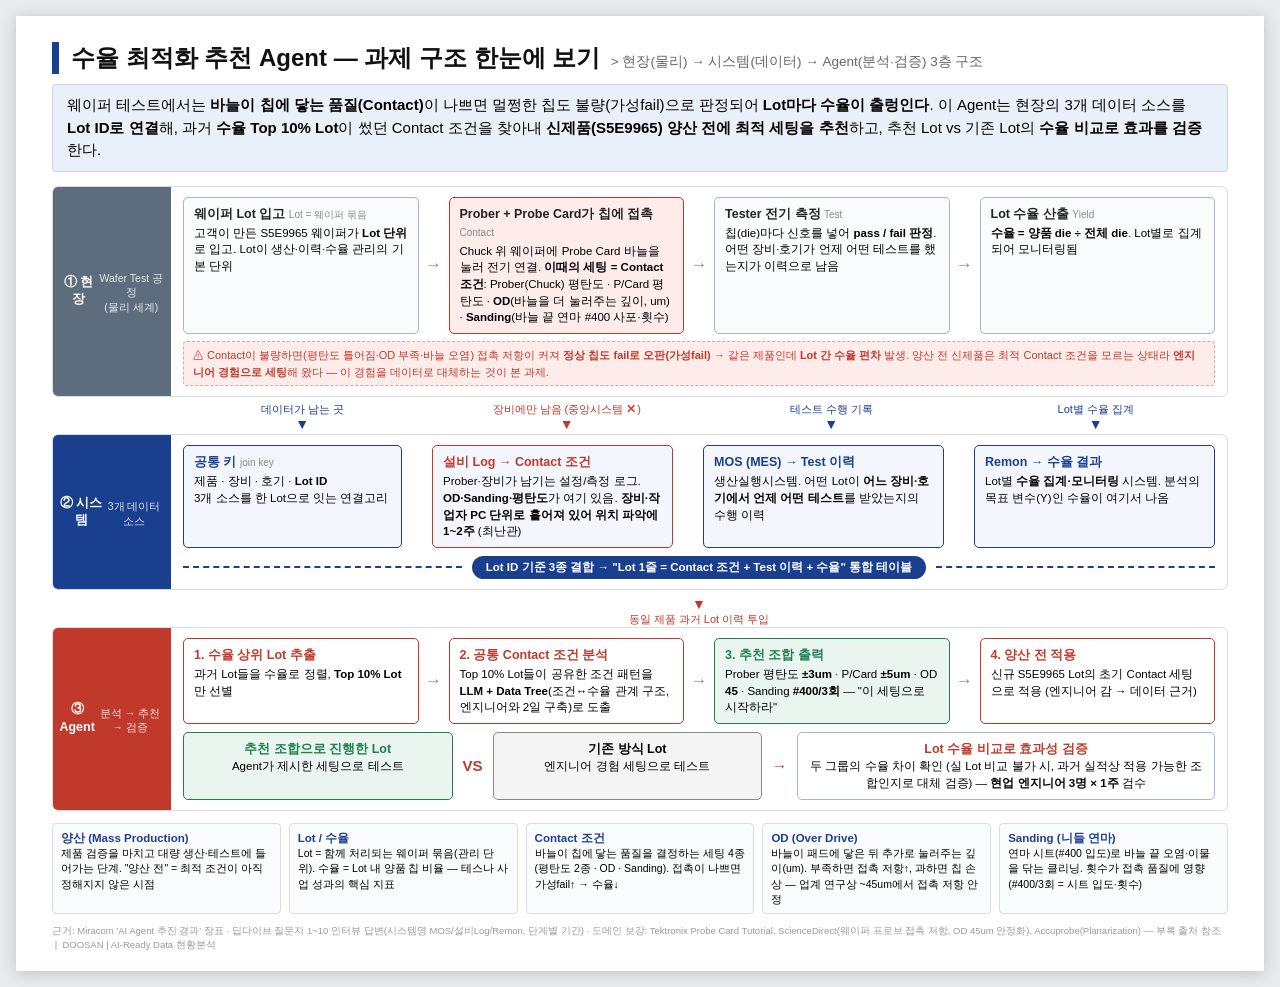
<file: claude/테스나_수율Agent_구조다이어그램.html>
<!DOCTYPE html>
<html lang="ko">
<head>
<meta charset="UTF-8">
<title>수율 최적화 추천 Agent — 과제 구조 다이어그램</title>
<style>
  * { margin:0; padding:0; box-sizing:border-box; }
  body { font-family:'Malgun Gothic','Apple SD Gothic Neo',sans-serif; background:#e8eaed; display:flex; justify-content:center; padding:16px; }
  .slide { width:1480px; background:#fff; padding:26px 36px 18px; box-shadow:0 2px 14px rgba(0,0,0,.18); }
  :root { --blue:#1b3f8f; --lightblue:#eaf0fa; --red:#c0392b; --lightred:#fdecea; --amber:#b9770e; --green:#1e7e4f; }

  h1 { font-size:24px; color:#111; border-left:7px solid var(--blue); padding-left:12px; }
  h1 .sub { font-size:13.5px; color:#666; font-weight:normal; }
  .headline { margin:10px 0 14px; font-size:15px; line-height:1.5; background:var(--lightblue); border:1px solid #c5d3ee; padding:9px 14px; border-radius:4px; }

  .lane { border:1px solid #d9dde3; border-radius:6px; margin-bottom:6px; display:flex; }
  .lane-label { width:118px; flex:none; display:flex; align-items:center; justify-content:center; text-align:center; font-size:12.5px; font-weight:bold; color:#fff; padding:8px 6px; line-height:1.4; border-radius:5px 0 0 5px; }
  .lane-label small { font-weight:normal; font-size:10.5px; opacity:.85; display:block; margin-top:3px; }
  .lane-body { flex:1; padding:10px 12px; }
  .l-phy .lane-label { background:#5d6d7e; } .l-sys .lane-label { background:var(--blue); } .l-ai .lane-label { background:var(--red); }

  .flow { display:flex; align-items:stretch; gap:0; }
  .node { border:1.5px solid #aab4c4; border-radius:5px; background:#fafbfd; padding:7px 10px; font-size:11.5px; line-height:1.45; flex:1; }
  .node .t { font-weight:bold; font-size:12.5px; color:#222; display:block; margin-bottom:2px; }
  .node .t .en { font-size:10px; color:#888; font-weight:normal; }
  .node.hl { border-color:var(--red); background:var(--lightred); }
  .node.sys { border-color:var(--blue); background:#f3f7fd; }
  .node.sys .t { color:var(--blue); }
  .node.ai { border-color:var(--red); background:#fff; }
  .node.ai .t { color:var(--red); }
  .node.out { border-color:var(--green); background:#e9f5ee; } .node.out .t { color:var(--green); }
  .arr { flex:none; display:flex; align-items:center; justify-content:center; width:30px; color:#888; font-size:17px; font-weight:bold; }
  .down-row { display:flex; margin:1px 0; }
  .down { flex:1; text-align:center; color:var(--blue); font-size:11px; line-height:1.2; }
  .down b { font-size:14px; display:block; }
  .down.red { color:var(--red); }
  .spacer { width:30px; flex:none; }

  .keynote { font-size:11px; color:var(--red); background:var(--lightred); border:1px dashed #e0a59d; border-radius:4px; padding:5px 9px; margin-top:7px; line-height:1.5; }

  .joinbar { display:flex; align-items:center; gap:10px; margin-top:8px; }
  .joinkey { background:var(--blue); color:#fff; font-size:11.5px; font-weight:bold; border-radius:14px; padding:4px 14px; white-space:nowrap; }
  .joinline { flex:1; border-top:2px dashed var(--blue); position:relative; }

  .verify { display:flex; gap:10px; margin-top:8px; align-items:stretch; }
  .vbox { flex:1; border:1.5px solid #aab4c4; border-radius:5px; padding:7px 10px; font-size:11.5px; line-height:1.45; text-align:center; }
  .vbox .t { font-weight:bold; display:block; font-size:12.5px; }
  .vbox.a { border-color:var(--green); background:#e9f5ee; } .vbox.a .t{ color:var(--green); }
  .vbox.b { border-color:#888; background:#f4f4f4; }
  .vs { flex:none; display:flex; align-items:center; font-weight:bold; color:var(--red); font-size:15px; }

  .gloss { display:grid; grid-template-columns:repeat(5,1fr); gap:8px; margin-top:12px; }
  .g { border:1px solid #d9dde3; border-radius:4px; padding:6px 8px; font-size:10.5px; line-height:1.45; background:#fafbfd; }
  .g .t { font-weight:bold; color:var(--blue); font-size:11.5px; display:block; }
  .foot { margin-top:10px; font-size:9.5px; color:#999; line-height:1.5; }
</style>
</head>
<body>
<div class="slide">
  <h1>수율 최적화 추천 Agent — 과제 구조 한눈에 보기
    <span class="sub">&nbsp;&gt; 현장(물리) → 시스템(데이터) → Agent(분석·검증) 3층 구조</span></h1>

  <div class="headline">
    웨이퍼 테스트에서는 <b>바늘이 칩에 닿는 품질(Contact)</b>이 나쁘면 멀쩡한 칩도 불량(가성fail)으로 판정되어 <b>Lot마다 수율이 출렁인다</b>.
    이 Agent는 현장의 3개 데이터 소스를 <b>Lot ID로 연결</b>해, 과거 <b>수율 Top 10% Lot</b>이 썼던 Contact 조건을 찾아내
    <b>신제품(S5E9965) 양산 전에 최적 세팅을 추천</b>하고, 추천 Lot vs 기존 Lot의 <b>수율 비교로 효과를 검증</b>한다.
  </div>

  <!-- LAYER 1 : 물리 세계 -->
  <div class="lane l-phy">
    <div class="lane-label">① 현장<small>Wafer Test 공정<br>(물리 세계)</small></div>
    <div class="lane-body">
      <div class="flow">
        <div class="node"><span class="t">웨이퍼 Lot 입고 <span class="en">Lot = 웨이퍼 묶음</span></span>
          고객이 만든 S5E9965 웨이퍼가 <b>Lot 단위</b>로 입고. Lot이 생산·이력·수율 관리의 기본 단위</div>
        <div class="arr">→</div>
        <div class="node hl"><span class="t">Prober + Probe Card가 칩에 접촉 <span class="en">Contact</span></span>
          Chuck 위 웨이퍼에 Probe Card 바늘을 눌러 전기 연결. <b>이때의 세팅 = Contact 조건</b>:
          Prober(Chuck) 평탄도 · P/Card 평탄도 · <b>OD</b>(바늘을 더 눌러주는 깊이, um) · <b>Sanding</b>(바늘 끝 연마 #400 사포·횟수)</div>
        <div class="arr">→</div>
        <div class="node"><span class="t">Tester 전기 측정 <span class="en">Test</span></span>
          칩(die)마다 신호를 넣어 <b>pass / fail 판정</b>. 어떤 장비·호기가 언제 어떤 테스트를 했는지가 이력으로 남음</div>
        <div class="arr">→</div>
        <div class="node"><span class="t">Lot 수율 산출 <span class="en">Yield</span></span>
          <b>수율 = 양품 die ÷ 전체 die</b>. Lot별로 집계되어 모니터링됨</div>
      </div>
      <div class="keynote">⚠ Contact이 불량하면(평탄도 틀어짐·OD 부족·바늘 오염) 접촉 저항이 커져 <b>정상 칩도 fail로 오판(가성fail)</b> → 같은 제품인데 <b>Lot 간 수율 편차</b> 발생.
      양산 전 신제품은 최적 Contact 조건을 모르는 상태라 <b>엔지니어 경험으로 세팅</b>해 왔다 — 이 경험을 데이터로 대체하는 것이 본 과제.</div>
    </div>
  </div>

  <!-- 하강 화살표: 물리 → 시스템 -->
  <div class="down-row">
    <div class="spacer" style="width:118px"></div>
    <div class="down">데이터가 남는 곳<b>▼</b></div>
    <div class="down red">장비에만 남음 (중앙시스템 ✕)<b>▼</b></div>
    <div class="down">테스트 수행 기록<b>▼</b></div>
    <div class="down">Lot별 수율 집계<b>▼</b></div>
  </div>

  <!-- LAYER 2 : 시스템 세계 -->
  <div class="lane l-sys">
    <div class="lane-label">② 시스템<small>3개 데이터 소스</small></div>
    <div class="lane-body">
      <div class="flow">
        <div class="node sys" style="flex:0.9"><span class="t">공통 키 <span class="en">join key</span></span>
          제품 · 장비 · 호기 · <b>Lot ID</b><br>3개 소스를 한 Lot으로 잇는 연결고리</div>
        <div class="arr"></div>
        <div class="node sys hl" style="border-color:var(--red)"><span class="t" style="color:var(--red)">설비 Log → Contact 조건</span>
          Prober·장비가 남기는 설정/측정 로그. <b>OD·Sanding·평탄도</b>가 여기 있음. <b>장비·작업자 PC 단위로 흩어져 있어 위치 파악에 1~2주</b> (최난관)</div>
        <div class="arr"></div>
        <div class="node sys"><span class="t">MOS (MES) → Test 이력</span>
          생산실행시스템. 어떤 Lot이 <b>어느 장비·호기에서 언제 어떤 테스트</b>를 받았는지의 수행 이력</div>
        <div class="arr"></div>
        <div class="node sys"><span class="t">Remon → 수율 결과</span>
          Lot별 <b>수율 집계·모니터링</b> 시스템. 분석의 목표 변수(Y)인 수율이 여기서 나옴</div>
      </div>
      <div class="joinbar">
        <div class="joinline"></div>
        <div class="joinkey">Lot ID 기준 3종 결합 → "Lot 1줄 = Contact 조건 + Test 이력 + 수율" 통합 테이블</div>
        <div class="joinline"></div>
      </div>
    </div>
  </div>

  <div class="down-row">
    <div class="spacer" style="width:118px"></div>
    <div class="down red"><b>▼</b> 동일 제품 과거 Lot 이력 투입</div>
  </div>

  <!-- LAYER 3 : Agent -->
  <div class="lane l-ai">
    <div class="lane-label">③ Agent<small>분석 → 추천 → 검증</small></div>
    <div class="lane-body">
      <div class="flow">
        <div class="node ai"><span class="t">1. 수율 상위 Lot 추출</span>
          과거 Lot들을 수율로 정렬, <b>Top 10% Lot</b>만 선별</div>
        <div class="arr">→</div>
        <div class="node ai"><span class="t">2. 공통 Contact 조건 분석</span>
          Top 10% Lot들이 공유한 조건 패턴을 <b>LLM + Data Tree</b>(조건↔수율 관계 구조, 엔지니어와 2일 구축)로 도출</div>
        <div class="arr">→</div>
        <div class="node out"><span class="t">3. 추천 조합 출력</span>
          Prober 평탄도 <b>±3um</b> · P/Card <b>±5um</b> · OD <b>45</b> · Sanding <b>#400/3회</b> — "이 세팅으로 시작하라"</div>
        <div class="arr">→</div>
        <div class="node ai"><span class="t">4. 양산 전 적용</span>
          신규 S5E9965 Lot의 초기 Contact 세팅으로 적용 (엔지니어 감 → 데이터 근거)</div>
      </div>
      <div class="verify">
        <div class="vbox a"><span class="t">추천 조합으로 진행한 Lot</span>Agent가 제시한 세팅으로 테스트</div>
        <div class="vs">VS</div>
        <div class="vbox b"><span class="t">기존 방식 Lot</span>엔지니어 경험 세팅으로 테스트</div>
        <div class="vs">→</div>
        <div class="vbox" style="flex:1.6"><span class="t" style="color:var(--red)">Lot 수율 비교로 효과성 검증</span>
          두 그룹의 수율 차이 확인 (실 Lot 비교 불가 시, 과거 실적상 적용 가능한 조합인지로 대체 검증) — <b>현업 엔지니어 3명 × 1주</b> 검수</div>
      </div>
    </div>
  </div>

  <!-- 용어 사전 -->
  <div class="gloss">
    <div class="g"><span class="t">양산 (Mass Production)</span>제품 검증을 마치고 대량 생산·테스트에 들어가는 단계. "양산 전" = 최적 조건이 아직 정해지지 않은 시점</div>
    <div class="g"><span class="t">Lot / 수율</span>Lot = 함께 처리되는 웨이퍼 묶음(관리 단위). 수율 = Lot 내 양품 칩 비율 — 테스나 사업 성과의 핵심 지표</div>
    <div class="g"><span class="t">Contact 조건</span>바늘이 칩에 닿는 품질을 결정하는 세팅 4종(평탄도 2종 · OD · Sanding). 접촉이 나쁘면 가성fail↑ → 수율↓</div>
    <div class="g"><span class="t">OD (Over Drive)</span>바늘이 패드에 닿은 뒤 추가로 눌러주는 깊이(um). 부족하면 접촉 저항↑, 과하면 칩 손상 — 업계 연구상 ~45um에서 접촉 저항 안정</div>
    <div class="g"><span class="t">Sanding (니들 연마)</span>연마 시트(#400 입도)로 바늘 끝 오염·이물을 닦는 클리닝. 횟수가 접촉 품질에 영향 (#400/3회 = 시트 입도·횟수)</div>
  </div>

  <div class="foot">
    근거: Miracom 'AI Agent 추진 경과' 장표 · 딥다이브 질문지 1~10 인터뷰 답변(시스템명 MOS/설비Log/Remon, 단계별 기간) ·
    도메인 보강: Tektronix Probe Card Tutorial, ScienceDirect(웨이퍼 프로브 접촉 저항, OD 45um 안정화), Accuprobe(Planarization) — 부록 출처 참조 &nbsp;|&nbsp; DOOSAN | AI-Ready Data 현황분석
  </div>
</div>
</body>
</html>
</file>
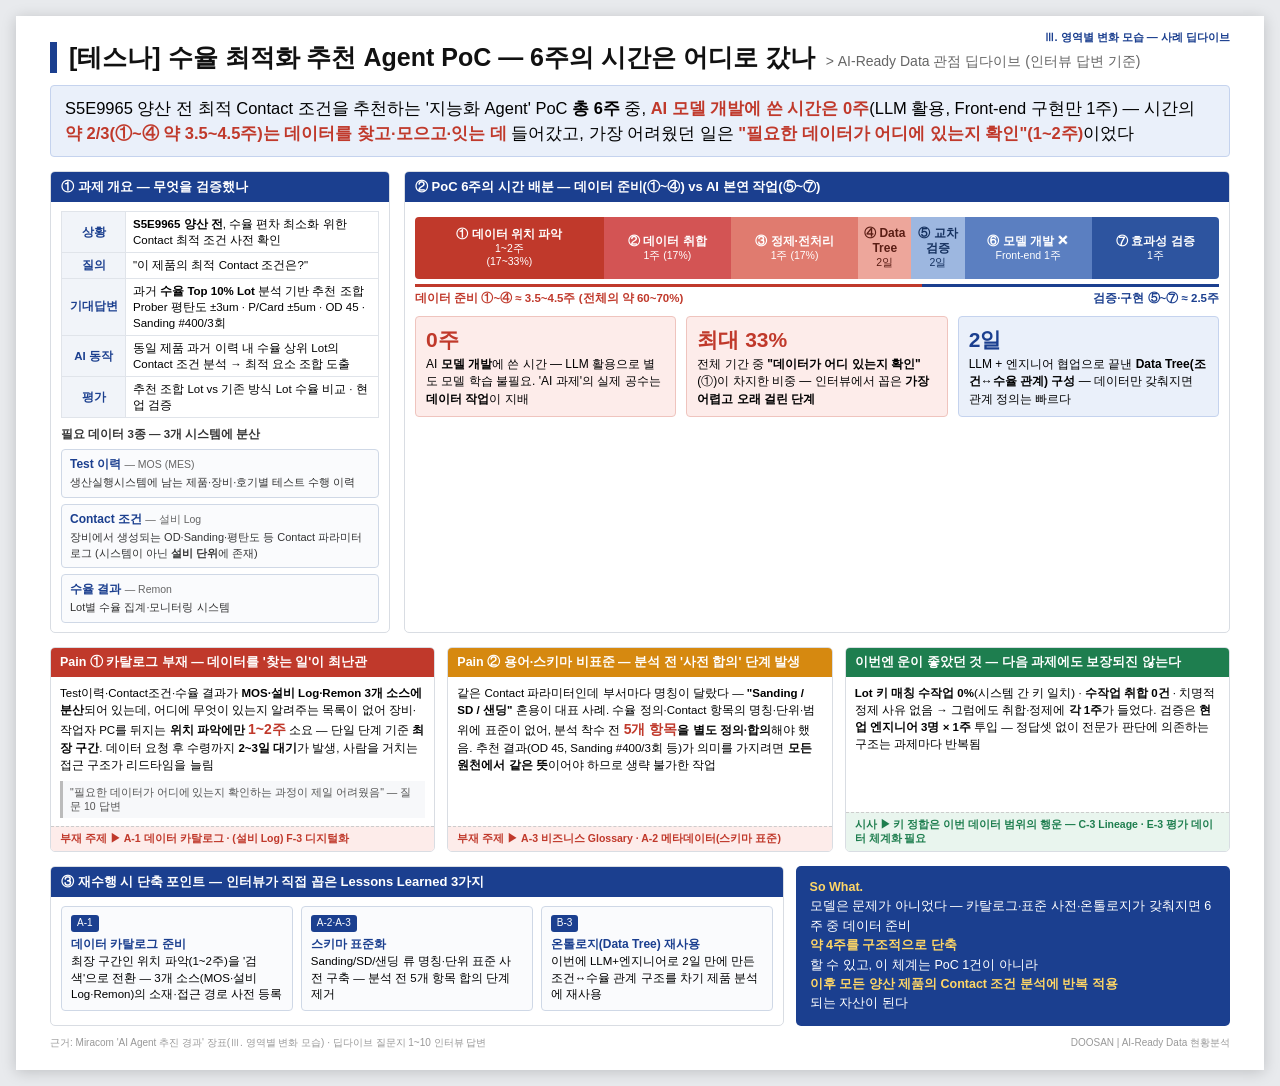
<file: claude/테스나_수율최적화추천Agent_1장.html>
<!DOCTYPE html>
<html lang="ko">
<head>
<meta charset="UTF-8">
<title>테스나 — 수율 최적화 추천 Agent PoC 1장</title>
<style>
  * { margin:0; padding:0; box-sizing:border-box; }
  body { font-family:'Malgun Gothic','Apple SD Gothic Neo',sans-serif; background:#e8eaed; display:flex; justify-content:center; padding:16px; }
  .slide { width:1480px; min-height:860px; background:#fff; padding:26px 34px 20px; box-shadow:0 2px 14px rgba(0,0,0,.18); position:relative; }

  /* ── 색 체계 ── */
  :root { --blue:#1b3f8f; --lightblue:#eaf0fa; --red:#c0392b; --lightred:#fdecea; --gray:#666; --green:#1e7e4f; --lightgreen:#e9f5ee; }

  .tag-section { position:absolute; top:14px; right:34px; font-size:11px; color:var(--blue); font-weight:bold; }

  h1 { font-size:25px; color:#111; border-left:7px solid var(--blue); padding-left:12px; line-height:1.25; }
  h1 .sub { font-size:14px; color:var(--gray); font-weight:normal; }
  .headline { margin:12px 0 14px; font-size:16.5px; line-height:1.5; background:var(--lightblue); border:1px solid #c5d3ee; padding:10px 14px; border-radius:4px; }
  .headline b.red { color:var(--red); }
  .headline b.blue { color:var(--blue); }

  .grid { display:grid; grid-template-columns:340px 1fr; gap:14px; }

  .box { border:1px solid #d9dde3; border-radius:5px; overflow:hidden; }
  .box-title { background:var(--blue); color:#fff; font-size:13px; font-weight:bold; padding:6px 10px; }
  .box-title.red { background:var(--red); }
  .box-body { padding:9px 10px; font-size:12px; line-height:1.45; }

  /* 좌측 과제 개요 */
  table.ov { width:100%; border-collapse:collapse; font-size:11.5px; }
  table.ov th { background:#f1f4f9; color:var(--blue); width:64px; padding:4px 6px; border:1px solid #e0e4ea; text-align:center; vertical-align:middle; }
  table.ov td { padding:4px 7px; border:1px solid #e0e4ea; line-height:1.4; }

  .src { display:flex; flex-direction:column; gap:6px; margin-top:8px; }
  .src-card { border:1px solid #cfd8e6; border-radius:4px; padding:6px 8px; background:#fafbfd; }
  .src-card .nm { font-size:12px; font-weight:bold; color:var(--blue); }
  .src-card .nm span { font-size:10.5px; color:var(--gray); font-weight:normal; }
  .src-card .ds { font-size:11px; color:#333; margin-top:2px; line-height:1.4; }

  /* 타임라인 */
  .bar { display:flex; height:62px; border-radius:4px; overflow:hidden; margin-top:6px; }
  .seg { color:#fff; font-size:10.5px; display:flex; flex-direction:column; justify-content:center; align-items:center; text-align:center; line-height:1.25; padding:2px; }
  .seg b { font-size:12px; }
  .s1{ background:#c0392b; } .s2{ background:#d35454; } .s3{ background:#e07b6f; } .s4{ background:#eda69b; color:#5a1d14; }
  .s5{ background:#9db7e0; color:#15315f; } .s6{ background:#5b7fc1; } .s7{ background:#2d549f; }
  .bar-caption { display:flex; margin-top:5px; font-size:11.5px; }
  .bar-caption .left { flex:0 0 63%; color:var(--red); font-weight:bold; border-top:3px solid var(--red); padding-top:3px; }
  .bar-caption .right { flex:1; color:var(--blue); font-weight:bold; border-top:3px solid var(--blue); padding-top:3px; text-align:right; }

  .callouts { display:flex; gap:10px; margin-top:10px; }
  .co { flex:1; border-radius:4px; padding:8px 10px; font-size:12px; line-height:1.45; }
  .co .num { font-size:21px; font-weight:bold; display:block; }
  .co.red { background:var(--lightred); border:1px solid #efc4be; } .co.red .num{ color:var(--red); }
  .co.blue { background:var(--lightblue); border:1px solid #c5d3ee; } .co.blue .num{ color:var(--blue); }

  /* Pain Point 카드 */
  .cards { display:grid; grid-template-columns:1fr 1fr 1fr; gap:12px; margin-top:14px; }
  .pp { border:1px solid #d9dde3; border-radius:5px; overflow:hidden; display:flex; flex-direction:column; }
  .pp-head { font-size:12.5px; font-weight:bold; color:#fff; padding:6px 9px; }
  .pp-head.red { background:var(--red); } .pp-head.orange { background:#d68910; } .pp-head.green { background:var(--green); }
  .pp-body { padding:8px 9px; font-size:11.5px; line-height:1.5; flex:1; }
  .pp-body .big { font-size:14px; font-weight:bold; color:var(--red); }
  .pp-quote { background:#f7f8fa; border-left:3px solid #bbb; font-size:10.5px; color:#555; padding:4px 7px; margin-top:6px; line-height:1.4; }
  .pp-tag { padding:5px 9px; font-size:10.5px; font-weight:bold; border-top:1px dashed #ccc; }
  .pp-tag.red { color:var(--red); background:var(--lightred); }
  .pp-tag.green { color:var(--green); background:var(--lightgreen); }

  /* 하단 */
  .bottom { display:flex; gap:12px; margin-top:14px; }
  .ll { flex:1.8; border:1px solid #d9dde3; border-radius:5px; overflow:hidden; }
  .ll-body { display:flex; gap:8px; padding:9px 10px; }
  .ll-item { flex:1; background:#fafbfd; border:1px solid #cfd8e6; border-radius:4px; padding:7px 9px; font-size:11.5px; line-height:1.45; }
  .ll-item .t { font-weight:bold; color:var(--blue); font-size:12px; }
  .ll-item .code { display:inline-block; background:var(--blue); color:#fff; font-size:10px; border-radius:3px; padding:1px 6px; margin-bottom:4px; }
  .sowhat { flex:1; background:#1b3f8f; color:#fff; border-radius:5px; padding:12px 14px; font-size:12.5px; line-height:1.55; display:flex; flex-direction:column; justify-content:center; }
  .sowhat b { color:#ffd766; }

  .foot { margin-top:10px; font-size:10px; color:#999; display:flex; justify-content:space-between; }
</style>
</head>
<body>
<div class="slide">
  <div class="tag-section">Ⅲ. 영역별 변화 모습 — 사례 딥다이브</div>

  <h1>[테스나] 수율 최적화 추천 Agent PoC — 6주의 시간은 어디로 갔나
    <span class="sub">&nbsp;&gt; AI-Ready Data 관점 딥다이브 (인터뷰 답변 기준)</span></h1>

  <div class="headline">
    S5E9965 양산 전 최적 Contact 조건을 추천하는 '지능화 Agent' PoC <b>총 6주</b> 중, <b class="red">AI 모델 개발에 쓴 시간은 0주</b>(LLM 활용, Front-end 구현만 1주) —
    시간의 <b class="red">약 2/3(①~④ 약 3.5~4.5주)는 데이터를 찾고·모으고·잇는 데</b> 들어갔고, 가장 어려웠던 일은 <b class="red">"필요한 데이터가 어디에 있는지 확인"(1~2주)</b>이었다
  </div>

  <div class="grid">
    <!-- ZONE A : 과제 개요 + 데이터 소스 -->
    <div class="box">
      <div class="box-title">① 과제 개요 — 무엇을 검증했나</div>
      <div class="box-body">
        <table class="ov">
          <tr><th>상황</th><td><b>S5E9965 양산 전</b>, 수율 편차 최소화 위한 Contact 최적 조건 사전 확인</td></tr>
          <tr><th>질의</th><td>"이 제품의 최적 Contact 조건은?"</td></tr>
          <tr><th>기대답변</th><td>과거 <b>수율 Top 10% Lot</b> 분석 기반 추천 조합<br>Prober 평탄도 ±3um · P/Card ±5um · OD 45 · Sanding #400/3회</td></tr>
          <tr><th>AI 동작</th><td>동일 제품 과거 이력 내 수율 상위 Lot의 Contact 조건 분석 → 최적 요소 조합 도출</td></tr>
          <tr><th>평가</th><td>추천 조합 Lot vs 기존 방식 Lot 수율 비교 · 현업 검증</td></tr>
        </table>

        <div class="src">
          <div style="font-size:11.5px; font-weight:bold; color:#333;">필요 데이터 3종 — 3개 시스템에 분산</div>
          <div class="src-card"><div class="nm">Test 이력 <span>— MOS (MES)</span></div>
            <div class="ds">생산실행시스템에 남는 제품·장비·호기별 테스트 수행 이력</div></div>
          <div class="src-card"><div class="nm">Contact 조건 <span>— 설비 Log</span></div>
            <div class="ds">장비에서 생성되는 OD·Sanding·평탄도 등 Contact 파라미터 로그 (시스템이 아닌 <b>설비 단위</b>에 존재)</div></div>
          <div class="src-card"><div class="nm">수율 결과 <span>— Remon</span></div>
            <div class="ds">Lot별 수율 집계·모니터링 시스템</div></div>
        </div>
      </div>
    </div>

    <!-- ZONE B : 타임라인 + 콜아웃 -->
    <div class="box">
      <div class="box-title">② PoC 6주의 시간 배분 — 데이터 준비(①~④) vs AI 본연 작업(⑤~⑦)</div>
      <div class="box-body">
        <div class="bar">
          <div class="seg s1" style="flex:7.5"><b>① 데이터 위치 파악</b>1~2주<br>(17~33%)</div>
          <div class="seg s2" style="flex:5"><b>② 데이터 취합</b>1주 (17%)</div>
          <div class="seg s3" style="flex:5"><b>③ 정제·전처리</b>1주 (17%)</div>
          <div class="seg s4" style="flex:2"><b>④ Data Tree</b>2일</div>
          <div class="seg s5" style="flex:2"><b>⑤ 교차검증</b>2일</div>
          <div class="seg s6" style="flex:5"><b>⑥ 모델 개발 ✕</b>Front-end 1주</div>
          <div class="seg s7" style="flex:5"><b>⑦ 효과성 검증</b>1주</div>
        </div>
        <div class="bar-caption">
          <div class="left">데이터 준비 ①~④ ≈ 3.5~4.5주 (전체의 약 60~70%)</div>
          <div class="right">검증·구현 ⑤~⑦ ≈ 2.5주</div>
        </div>

        <div class="callouts">
          <div class="co red"><span class="num">0주</span>AI <b>모델 개발</b>에 쓴 시간 — LLM 활용으로 별도 모델 학습 불필요. 'AI 과제'의 실제 공수는 <b>데이터 작업</b>이 지배</div>
          <div class="co red"><span class="num">최대 33%</span>전체 기간 중 <b>"데이터가 어디 있는지 확인"</b>(①)이 차지한 비중 — 인터뷰에서 꼽은 <b>가장 어렵고 오래 걸린 단계</b></div>
          <div class="co blue"><span class="num">2일</span>LLM + 엔지니어 협업으로 끝낸 <b>Data Tree(조건↔수율 관계) 구성</b> — 데이터만 갖춰지면 관계 정의는 빠르다</div>
        </div>
      </div>
    </div>
  </div>

  <!-- ZONE C : Pain Point 카드 -->
  <div class="cards">
    <div class="pp">
      <div class="pp-head red">Pain ① 카탈로그 부재 — 데이터를 '찾는 일'이 최난관</div>
      <div class="pp-body">
        Test이력·Contact조건·수율 결과가 <b>MOS·설비 Log·Remon 3개 소스에 분산</b>되어 있는데, 어디에 무엇이 있는지 알려주는 목록이 없어
        장비·작업자 PC를 뒤지는 <b>위치 파악에만 <span class="big">1~2주</span></b> 소요 — 단일 단계 기준 <b>최장 구간</b>.
        데이터 요청 후 수령까지 <b>2~3일 대기</b>가 발생, 사람을 거치는 접근 구조가 리드타임을 늘림
        <div class="pp-quote">"필요한 데이터가 어디에 있는지 확인하는 과정이 제일 어려웠음" — 질문 10 답변</div>
      </div>
      <div class="pp-tag red">부재 주제 ▶ A-1 데이터 카탈로그 · (설비 Log) F-3 디지털화</div>
    </div>

    <div class="pp">
      <div class="pp-head orange">Pain ② 용어·스키마 비표준 — 분석 전 '사전 합의' 단계 발생</div>
      <div class="pp-body">
        같은 Contact 파라미터인데 부서마다 명칭이 달랐다 — <b>"Sanding / SD / 샌딩"</b> 혼용이 대표 사례.
        수율 정의·Contact 항목의 명칭·단위·범위에 표준이 없어, 분석 착수 전 <b><span class="big">5개 항목</span>을 별도 정의·합의</b>해야 했음.
        추천 결과(OD 45, Sanding #400/3회 등)가 의미를 가지려면 <b>모든 원천에서 같은 뜻</b>이어야 하므로 생략 불가한 작업
      </div>
      <div class="pp-tag red">부재 주제 ▶ A-3 비즈니스 Glossary · A-2 메타데이터(스키마 표준)</div>
    </div>

    <div class="pp">
      <div class="pp-head green">이번엔 운이 좋았던 것 — 다음 과제에도 보장되진 않는다</div>
      <div class="pp-body">
        <b>Lot 키 매칭 수작업 0%</b>(시스템 간 키 일치) · <b>수작업 취합 0건</b> · 치명적 정제 사유 없음 → 그럼에도 취합·정제에 <b>각 1주</b>가 들었다.
        검증은 <b>현업 엔지니어 3명 × 1주</b> 투입 — 정답셋 없이 전문가 판단에 의존하는 구조는 과제마다 반복됨
      </div>
      <div class="pp-tag green">시사 ▶ 키 정합은 이번 데이터 범위의 행운 — C-3 Lineage · E-3 평가 데이터 체계화 필요</div>
    </div>
  </div>

  <!-- ZONE D : Lessons Learned + So What -->
  <div class="bottom">
    <div class="ll">
      <div class="box-title">③ 재수행 시 단축 포인트 — 인터뷰가 직접 꼽은 Lessons Learned 3가지</div>
      <div class="ll-body">
        <div class="ll-item"><span class="code">A-1</span><div class="t">데이터 카탈로그 준비</div>
          최장 구간인 위치 파악(1~2주)을 '검색'으로 전환 — 3개 소스(MOS·설비 Log·Remon)의 소재·접근 경로 사전 등록</div>
        <div class="ll-item"><span class="code">A-2·A-3</span><div class="t">스키마 표준화</div>
          Sanding/SD/샌딩 류 명칭·단위 표준 사전 구축 — 분석 전 5개 항목 합의 단계 제거</div>
        <div class="ll-item"><span class="code">B-3</span><div class="t">온톨로지(Data Tree) 재사용</div>
          이번에 LLM+엔지니어로 2일 만에 만든 조건↔수율 관계 구조를 차기 제품 분석에 재사용</div>
      </div>
    </div>
    <div class="sowhat">
      <b>So What.</b> 모델은 문제가 아니었다 — 카탈로그·표준 사전·온톨로지가 갖춰지면
      6주 중 데이터 준비 <b>약 4주를 구조적으로 단축</b>할 수 있고, 이 체계는 PoC 1건이 아니라
      <b>이후 모든 양산 제품의 Contact 조건 분석에 반복 적용</b>되는 자산이 된다
    </div>
  </div>

  <div class="foot">
    <span>근거: Miracom 'AI Agent 추진 경과' 장표(Ⅲ. 영역별 변화 모습) · 딥다이브 질문지 1~10 인터뷰 답변</span>
    <span>DOOSAN | AI-Ready Data 현황분석</span>
  </div>
</div>
</body>
</html>
</file>
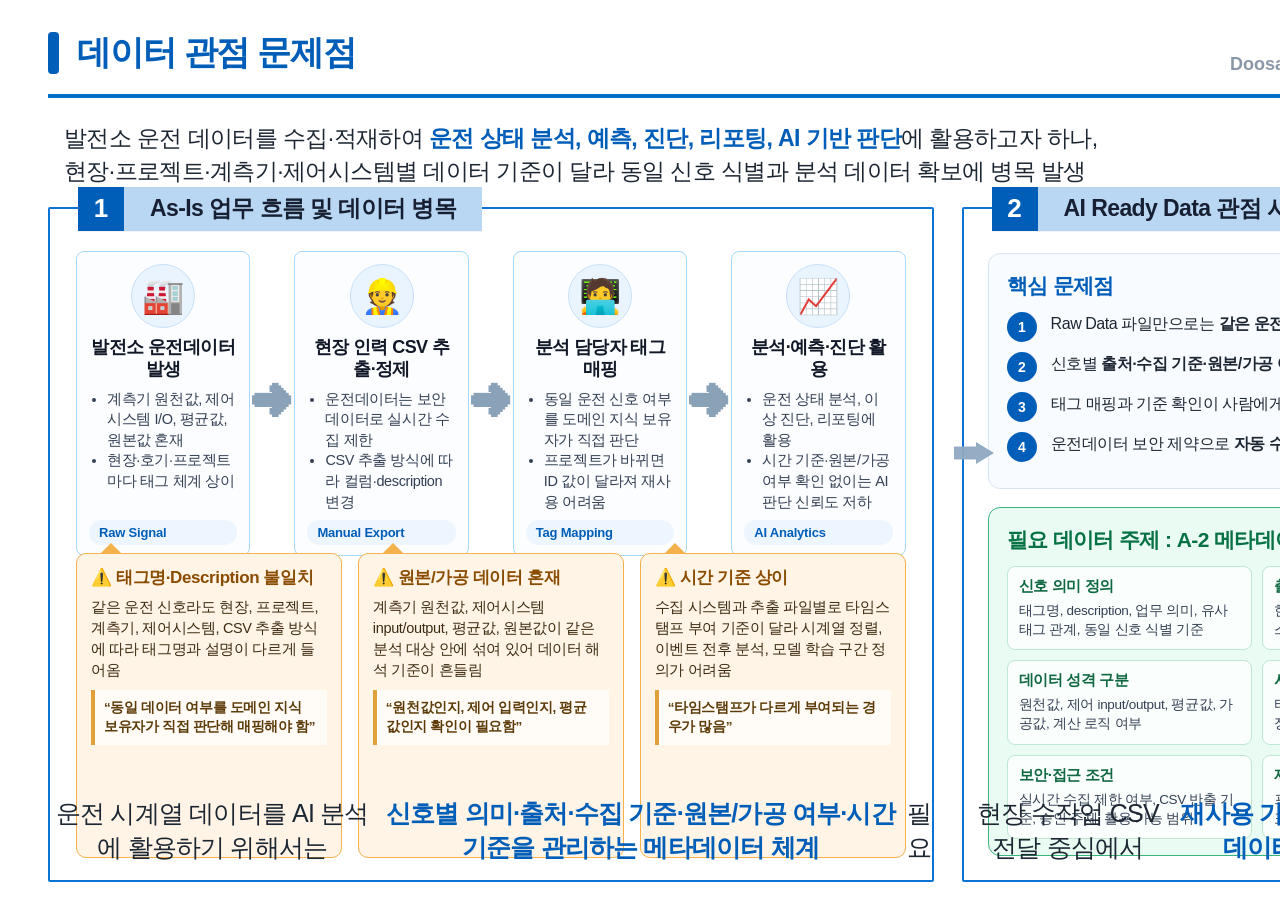
<file: 01. AI Ready Data Module/현황분석/에너빌리티사례1.html>
<!DOCTYPE html>
<html lang="ko">
<head>
  <meta charset="UTF-8" />
  <meta name="viewport" content="width=device-width, initial-scale=1.0" />
  <title>에너빌리티 운전 시계열 데이터 적재·분석 문제점</title>
  <style>
    :root {
      --blue: #005eb8;
      --blue2: #0070c9;
      --light-blue: #eaf4ff;
      --mid-blue: #b9d7f2;
      --dark: #1d2733;
      --gray: #667085;
      --line: #d7e4f2;
      --warn: #fff4e5;
      --warn-border: #f5b14c;
      --mint: #e9fbf3;
      --mint-border: #38b57c;
    }

    * { box-sizing: border-box; }

    body {
      margin: 0;
      background: #f2f5f8;
      font-family: "Malgun Gothic", "Apple SD Gothic Neo", Arial, sans-serif;
      color: var(--dark);
    }

    .slide {
      width: 1600px;
      height: 900px;
      margin: 0 auto;
      background: #ffffff;
      position: relative;
      overflow: hidden;
      padding: 30px 48px 34px;
    }

    .title-row {
      display: flex;
      align-items: flex-end;
      justify-content: space-between;
      border-bottom: 4px solid var(--blue2);
      padding-bottom: 18px;
    }

    .title-wrap {
      display: flex;
      align-items: center;
      gap: 18px;
    }

    .title-mark {
      width: 11px;
      height: 42px;
      background: var(--blue);
      border-radius: 4px;
    }

    h1 {
      margin: 0;
      font-size: 34px;
      color: var(--blue);
      letter-spacing: -1.2px;
      font-weight: 800;
    }

    .page-tag {
      font-size: 18px;
      color: #8a97a8;
      font-weight: 700;
    }

    .subtitle {
      margin: 24px 0 18px 16px;
      font-size: 23px;
      line-height: 1.45;
      letter-spacing: -0.6px;
    }

    .subtitle strong { color: var(--blue); }

    .main-grid {
      display: grid;
      grid-template-columns: 1.2fr 0.8fr;
      gap: 28px;
      height: 650px;
    }

    .left-panel, .right-panel {
      border: 2px solid #0b73d1;
      border-radius: 2px;
      position: relative;
      background: linear-gradient(#ffffff, #ffffff) padding-box;
    }

    .panel-head {
      position: absolute;
      top: -22px;
      left: 28px;
      height: 44px;
      display: flex;
      align-items: center;
      box-shadow: 0 1px 0 rgba(0,0,0,0.05);
    }

    .panel-no {
      width: 46px;
      height: 44px;
      background: var(--blue);
      color: #fff;
      font-size: 26px;
      font-weight: 900;
      display: flex;
      align-items: center;
      justify-content: center;
    }

    .panel-title {
      height: 44px;
      padding: 0 26px;
      display: flex;
      align-items: center;
      background: var(--mid-blue);
      color: #172033;
      font-size: 23px;
      font-weight: 900;
      letter-spacing: -0.6px;
    }

    .left-content {
      padding: 42px 26px 22px;
      height: 100%;
      display: grid;
      grid-template-rows: 282px 1fr;
      gap: 20px;
    }

    .process-map {
      display: grid;
      grid-template-columns: 1.05fr 44px 1.05fr 44px 1.05fr 44px 1.05fr;
      align-items: stretch;
      gap: 0;
    }

    .process-card {
      border: 1.7px solid #a7d8f9;
      border-radius: 8px;
      background: #fbfdff;
      padding: 12px 12px 10px;
      display: flex;
      flex-direction: column;
      justify-content: space-between;
      min-width: 0;
    }

    .process-card .icon {
      width: 64px;
      height: 64px;
      border-radius: 50%;
      background: var(--light-blue);
      display: flex;
      align-items: center;
      justify-content: center;
      font-size: 34px;
      margin: 0 auto 8px;
      border: 1px solid #c8e0f8;
    }

    .process-card h3 {
      margin: 0 0 8px;
      text-align: center;
      color: #111827;
      font-size: 18px;
      line-height: 1.25;
      letter-spacing: -0.6px;
      font-weight: 900;
    }

    .process-card ul {
      margin: 0;
      padding-left: 18px;
      color: #344054;
      font-size: 14.5px;
      line-height: 1.42;
      letter-spacing: -0.4px;
    }

    .arrow {
      display: flex;
      align-items: center;
      justify-content: center;
      color: #8aa2b8;
      font-size: 40px;
      font-weight: 900;
    }

    .pain-zone {
      display: grid;
      grid-template-columns: 1fr 1fr 1fr;
      gap: 16px;
    }

    .pain-card {
      background: var(--warn);
      border: 1.5px solid var(--warn-border);
      border-radius: 10px;
      padding: 12px 14px;
      position: relative;
      min-height: 185px;
    }

    .pain-card::before {
      content: "";
      position: absolute;
      top: -11px;
      left: 24px;
      width: 0;
      height: 0;
      border-left: 10px solid transparent;
      border-right: 10px solid transparent;
      border-bottom: 10px solid var(--warn-border);
    }

    .pain-title {
      display: flex;
      align-items: center;
      gap: 8px;
      margin-bottom: 8px;
      color: #8a4c00;
      font-size: 17px;
      font-weight: 900;
      letter-spacing: -0.4px;
    }

    .pain-card p {
      margin: 0 0 9px;
      font-size: 14.5px;
      line-height: 1.45;
      letter-spacing: -0.35px;
      color: #3d2b12;
    }

    .quote {
      padding: 8px 9px;
      background: rgba(255,255,255,0.7);
      border-left: 4px solid #e0a13a;
      color: #5c3b08;
      font-size: 13.5px;
      line-height: 1.45;
      letter-spacing: -0.35px;
      font-weight: 700;
    }

    .right-content {
      padding: 44px 24px 24px;
      height: 100%;
      display: flex;
      flex-direction: column;
      gap: 18px;
    }

    .issue-summary {
      background: #f8fbff;
      border: 1.5px solid var(--line);
      border-radius: 12px;
      padding: 18px 18px 16px;
    }

    .issue-summary h3 {
      margin: 0 0 12px;
      color: var(--blue);
      font-size: 21px;
      letter-spacing: -0.6px;
      font-weight: 900;
    }

    .issue-line {
      display: grid;
      grid-template-columns: 34px 1fr;
      gap: 10px;
      margin: 10px 0;
      align-items: start;
      font-size: 16px;
      line-height: 1.45;
      letter-spacing: -0.45px;
    }

    .badge {
      width: 30px;
      height: 30px;
      border-radius: 50%;
      background: var(--blue);
      color: #fff;
      display: flex;
      align-items: center;
      justify-content: center;
      font-weight: 900;
      font-size: 14px;
    }

    .metadata-box {
      flex: 1;
      background: var(--mint);
      border: 1.6px solid var(--mint-border);
      border-radius: 12px;
      padding: 18px 18px 16px;
    }

    .metadata-box h3 {
      margin: 0 0 12px;
      font-size: 21px;
      color: #067243;
      font-weight: 900;
      letter-spacing: -0.6px;
    }

    .meta-grid {
      display: grid;
      grid-template-columns: 1fr 1fr;
      gap: 10px;
    }

    .meta-item {
      background: rgba(255,255,255,0.76);
      border: 1px solid #bfe8d2;
      border-radius: 8px;
      padding: 10px 11px;
      min-height: 78px;
    }

    .meta-item b {
      display: block;
      color: #0f6841;
      font-size: 15px;
      margin-bottom: 5px;
      letter-spacing: -0.4px;
    }

    .meta-item span {
      color: #344054;
      font-size: 13.5px;
      line-height: 1.35;
      letter-spacing: -0.3px;
    }

    .bottom-message {
      position: absolute;
      left: 48px;
      right: 48px;
      bottom: 30px;
      display: grid;
      grid-template-columns: 1.2fr 0.8fr;
      gap: 28px;
      align-items: center;
    }

    .conclusion {
      height: 78px;
      display: flex;
      align-items: center;
      justify-content: center;
      text-align: center;
      font-size: 25px;
      line-height: 1.35;
      letter-spacing: -0.8px;
      font-weight: 500;
    }

    .conclusion strong {
      color: var(--blue);
      font-weight: 900;
    }

    .connector {
      position: absolute;
      width: 40px;
      height: 22px;
      background: #90a9c1;
      clip-path: polygon(0 20%, 55% 20%, 55% 0, 100% 50%, 55% 100%, 55% 80%, 0 80%);
      opacity: 0.95;
    }

    .connector.c1 { left: 954px; top: 442px; }

    .small-label {
      display: inline-block;
      margin-top: 8px;
      padding: 5px 10px;
      border-radius: 999px;
      background: #edf6ff;
      color: var(--blue);
      font-size: 13px;
      font-weight: 900;
      letter-spacing: -0.2px;
    }

    .footer-note {
      position: absolute;
      right: 52px;
      bottom: 12px;
      color: #b8c0ca;
      font-size: 16px;
    }
  </style>
</head>
<body>
  <div class="slide">
    <div class="title-row">
      <div class="title-wrap">
        <div class="title-mark"></div>
        <h1>데이터 관점 문제점</h1>
      </div>
      <div class="page-tag">Doosan Enerbility · 운전 시계열 데이터</div>
    </div>

    <div class="subtitle">
      발전소 운전 데이터를 수집·적재하여 <strong>운전 상태 분석, 예측, 진단, 리포팅, AI 기반 판단</strong>에 활용하고자 하나,<br />
      현장·프로젝트·계측기·제어시스템별 데이터 기준이 달라 동일 신호 식별과 분석 데이터 확보에 병목 발생
    </div>

    <div class="main-grid">
      <section class="left-panel">
        <div class="panel-head">
          <div class="panel-no">1</div>
          <div class="panel-title">As-Is 업무 흐름 및 데이터 병목</div>
        </div>

        <div class="left-content">
          <div class="process-map">
            <div class="process-card">
              <div>
                <div class="icon">🏭</div>
                <h3>발전소 운전데이터 발생</h3>
                <ul>
                  <li>계측기 원천값, 제어시스템 I/O, 평균값, 원본값 혼재</li>
                  <li>현장·호기·프로젝트마다 태그 체계 상이</li>
                </ul>
              </div>
              <span class="small-label">Raw Signal</span>
            </div>

            <div class="arrow">➜</div>

            <div class="process-card">
              <div>
                <div class="icon">👷</div>
                <h3>현장 인력 CSV 추출·정제</h3>
                <ul>
                  <li>운전데이터는 보안 데이터로 실시간 수집 제한</li>
                  <li>CSV 추출 방식에 따라 컬럼·description 변경</li>
                </ul>
              </div>
              <span class="small-label">Manual Export</span>
            </div>

            <div class="arrow">➜</div>

            <div class="process-card">
              <div>
                <div class="icon">🧑‍💻</div>
                <h3>분석 담당자 태그 매핑</h3>
                <ul>
                  <li>동일 운전 신호 여부를 도메인 지식 보유자가 직접 판단</li>
                  <li>프로젝트가 바뀌면 ID 값이 달라져 재사용 어려움</li>
                </ul>
              </div>
              <span class="small-label">Tag Mapping</span>
            </div>

            <div class="arrow">➜</div>

            <div class="process-card">
              <div>
                <div class="icon">📈</div>
                <h3>분석·예측·진단 활용</h3>
                <ul>
                  <li>운전 상태 분석, 이상 진단, 리포팅에 활용</li>
                  <li>시간 기준·원본/가공 여부 확인 없이는 AI 판단 신뢰도 저하</li>
                </ul>
              </div>
              <span class="small-label">AI Analytics</span>
            </div>
          </div>

          <div class="pain-zone">
            <div class="pain-card">
              <div class="pain-title">⚠️ 태그명·Description 불일치</div>
              <p>같은 운전 신호라도 현장, 프로젝트, 계측기, 제어시스템, CSV 추출 방식에 따라 태그명과 설명이 다르게 들어옴</p>
              <div class="quote">“동일 데이터 여부를 도메인 지식 보유자가 직접 판단해 매핑해야 함”</div>
            </div>

            <div class="pain-card">
              <div class="pain-title">⚠️ 원본/가공 데이터 혼재</div>
              <p>계측기 원천값, 제어시스템 input/output, 평균값, 원본값이 같은 분석 대상 안에 섞여 있어 데이터 해석 기준이 흔들림</p>
              <div class="quote">“원천값인지, 제어 입력인지, 평균값인지 확인이 필요함”</div>
            </div>

            <div class="pain-card">
              <div class="pain-title">⚠️ 시간 기준 상이</div>
              <p>수집 시스템과 추출 파일별로 타임스탬프 부여 기준이 달라 시계열 정렬, 이벤트 전후 분석, 모델 학습 구간 정의가 어려움</p>
              <div class="quote">“타임스탬프가 다르게 부여되는 경우가 많음”</div>
            </div>
          </div>
        </div>
      </section>

      <section class="right-panel">
        <div class="panel-head">
          <div class="panel-no">2</div>
          <div class="panel-title">AI Ready Data 관점 시사점</div>
        </div>

        <div class="right-content">
          <div class="issue-summary">
            <h3>핵심 문제점</h3>
            <div class="issue-line">
              <div class="badge">1</div>
              <div>Raw Data 파일만으로는 <b>같은 운전 신호인지 식별</b>하기 어려움</div>
            </div>
            <div class="issue-line">
              <div class="badge">2</div>
              <div>신호별 <b>출처·수집 기준·원본/가공 여부</b>가 문서화되어 있지 않음</div>
            </div>
            <div class="issue-line">
              <div class="badge">3</div>
              <div>태그 매핑과 기준 확인이 사람에게 의존해 <b>과제마다 반복 소요</b>됨</div>
            </div>
            <div class="issue-line">
              <div class="badge">4</div>
              <div>운전데이터 보안 제약으로 <b>자동 수집보다 CSV 전달 방식</b>에 의존</div>
            </div>
          </div>

          <div class="metadata-box">
            <h3>필요 데이터 주제 : A-2 메타데이터</h3>
            <div class="meta-grid">
              <div class="meta-item">
                <b>신호 의미 정의</b>
                <span>태그명, description, 업무 의미, 유사 태그 관계, 동일 신호 식별 기준</span>
              </div>
              <div class="meta-item">
                <b>출처 및 생성 기준</b>
                <span>현장, 프로젝트, 호기, 계측기, 제어시스템, CSV 추출 방식</span>
              </div>
              <div class="meta-item">
                <b>데이터 성격 구분</b>
                <span>원천값, 제어 input/output, 평균값, 가공값, 계산 로직 여부</span>
              </div>
              <div class="meta-item">
                <b>시간 기준 관리</b>
                <span>타임스탬프 생성 위치, 수집 주기, 보정 기준, 이벤트 기준 시점</span>
              </div>
              <div class="meta-item">
                <b>보안·접근 조건</b>
                <span>실시간 수집 제한 여부, CSV 반출 기준, 승인 주체, 활용 가능 범위</span>
              </div>
              <div class="meta-item">
                <b>재사용 가능한 매핑 룰</b>
                <span>프로젝트 변경 시에도 활용 가능한 표준 태그 사전과 매핑 이력 관리</span>
              </div>
            </div>
          </div>
        </div>
      </section>
    </div>

    <div class="connector c1"></div>

    <div class="bottom-message">
      <div class="conclusion">
        운전 시계열 데이터를 AI 분석에 활용하기 위해서는<br />
        <strong>신호별 의미·출처·수집 기준·원본/가공 여부·시간 기준을 관리하는 메타데이터 체계</strong> 필요
      </div>
      <div class="conclusion">
        현장 수작업 CSV 전달 중심에서<br />
        <strong>재사용 가능한 태그 매핑·데이터 해석 기준</strong>으로 전환 필요
      </div>
    </div>

    <div class="footer-note">6</div>
  </div>
</body>
</html>
</file>
<file: 01. AI Ready Data Module/presentation/styles.css>
:root{--bg:#f5f7fb;--card:#fff;--line:#d8e0f2;--text:#1b2740}
*{box-sizing:border-box} body{margin:0;font-family:Inter,system-ui,sans-serif;background:var(--bg);color:var(--text)}
.hero{max-width:1200px;margin:0 auto;padding:46px 20px 14px}.eyebrow{color:#365fcf;font-weight:700;text-transform:uppercase;letter-spacing:.04em}
h1{margin:.4rem 0 1rem;font-size:clamp(1.7rem,4vw,2.8rem)}
main{max-width:1200px;margin:0 auto;padding:0 20px 50px}.panel{background:var(--card);border:1px solid var(--line);border-radius:14px;padding:18px;margin-top:16px}
.pillars{display:grid;grid-template-columns:repeat(auto-fit,minmax(150px,1fr));gap:10px}.pillar{border:2px solid;border-radius:10px;padding:10px 12px;background:#fbfdff;display:flex;flex-direction:column;gap:4px}.pillar span{font-size:.9rem;opacity:.8}
.hint{margin-top:0;opacity:.9}
.topics-grid{display:grid;grid-template-columns:repeat(auto-fit,minmax(300px,1fr));gap:12px}
.topic-card{background:#fff;border:1px solid var(--line);border-radius:12px;padding:12px 12px 10px;box-shadow:0 4px 10px rgba(40,60,120,.06)}
.meta{display:flex;justify-content:space-between;align-items:center}.tag{font-size:.78rem;background:#eef3ff;border:1px solid #cbd8fb;padding:3px 8px;border-radius:999px}.level{font-size:.78rem;background:#f4f7ff;border:1px solid #d4def8;padding:3px 8px;border-radius:999px}
h3{margin:.5rem 0 .45rem;font-size:1.06rem} h4{margin:.5rem 0 .35rem;font-size:.9rem;color:#30466f} ul{margin:.1rem 0 .2rem 1.1rem;padding:0} li{margin:.15rem 0;font-size:.9rem;line-height:1.35}
@media (max-width:700px){main,.hero{padding-left:14px;padding-right:14px}.topics-grid{grid-template-columns:1fr}}
</file>
<file: AI Ready Data Module/presentation/styles.css>
:root { --bg:#0b1020; --card:#131a31; --text:#ebefff; --accent:#6ea8fe; }
*{box-sizing:border-box} body{margin:0;font-family:Inter,system-ui,sans-serif;background:linear-gradient(180deg,#0b1020,#0d1428);color:var(--text);line-height:1.6}
.hero{padding:72px 24px 40px;max-width:1100px;margin:0 auto}.eyebrow{color:var(--accent);font-weight:700;letter-spacing:.06em;text-transform:uppercase}
h1{font-size:clamp(2rem,4vw,3.2rem);line-height:1.2;margin:.2rem 0 1rem}
main{max-width:1100px;margin:0 auto;padding:0 24px 72px} section{margin-top:40px}
.grid{display:grid;gap:16px}.grid.two{grid-template-columns:repeat(auto-fit,minmax(260px,1fr))}.grid.three{grid-template-columns:repeat(auto-fit,minmax(220px,1fr))}
.card{background:var(--card);border:1px solid #263158;border-radius:14px;padding:18px}
.matrix{display:grid;grid-template-columns:1fr 1fr;gap:12px}.cell{background:#111a35;border:1px solid #2b3a66;border-radius:12px;padding:16px}
.timeline li{margin:10px 0;padding:8px 10px;background:#111a35;border-left:4px solid var(--accent);list-style:none}
a{color:#9cc2ff}
@media (max-width:700px){.matrix{grid-template-columns:1fr}}
</file>
